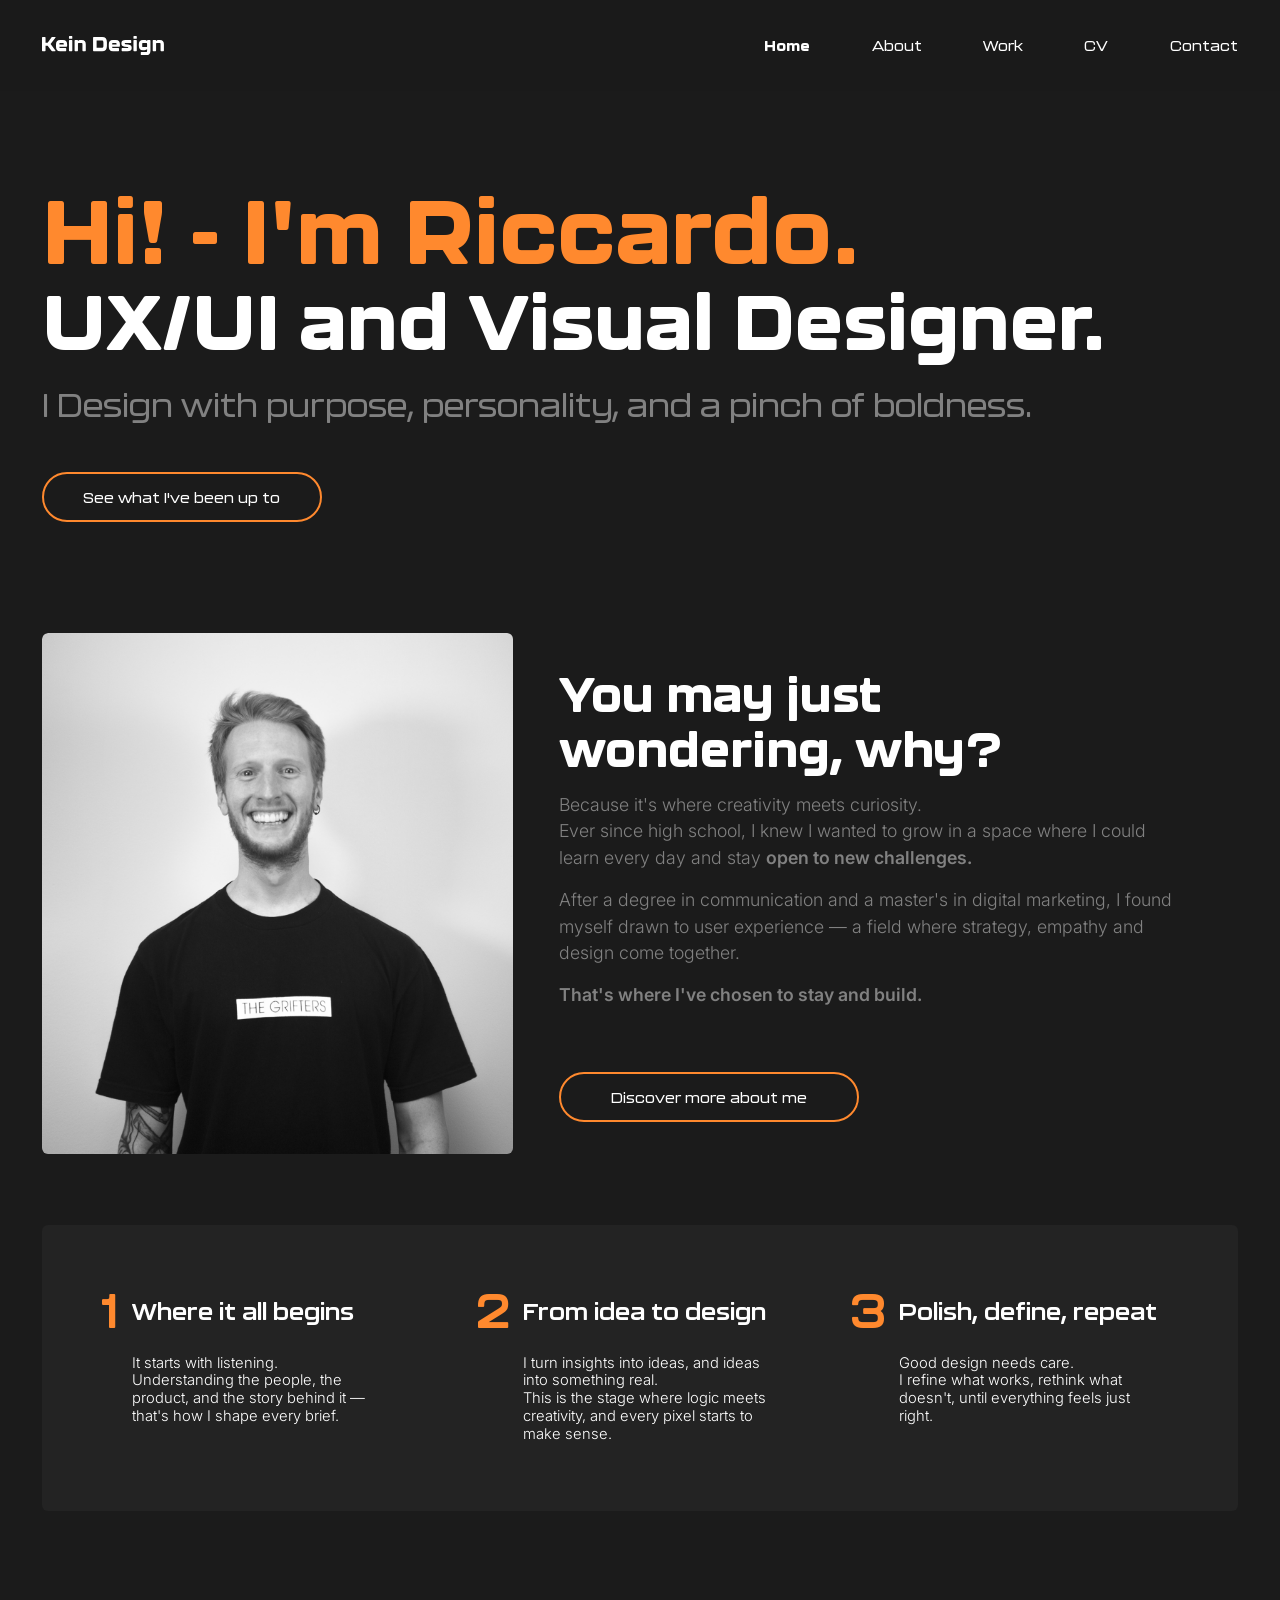
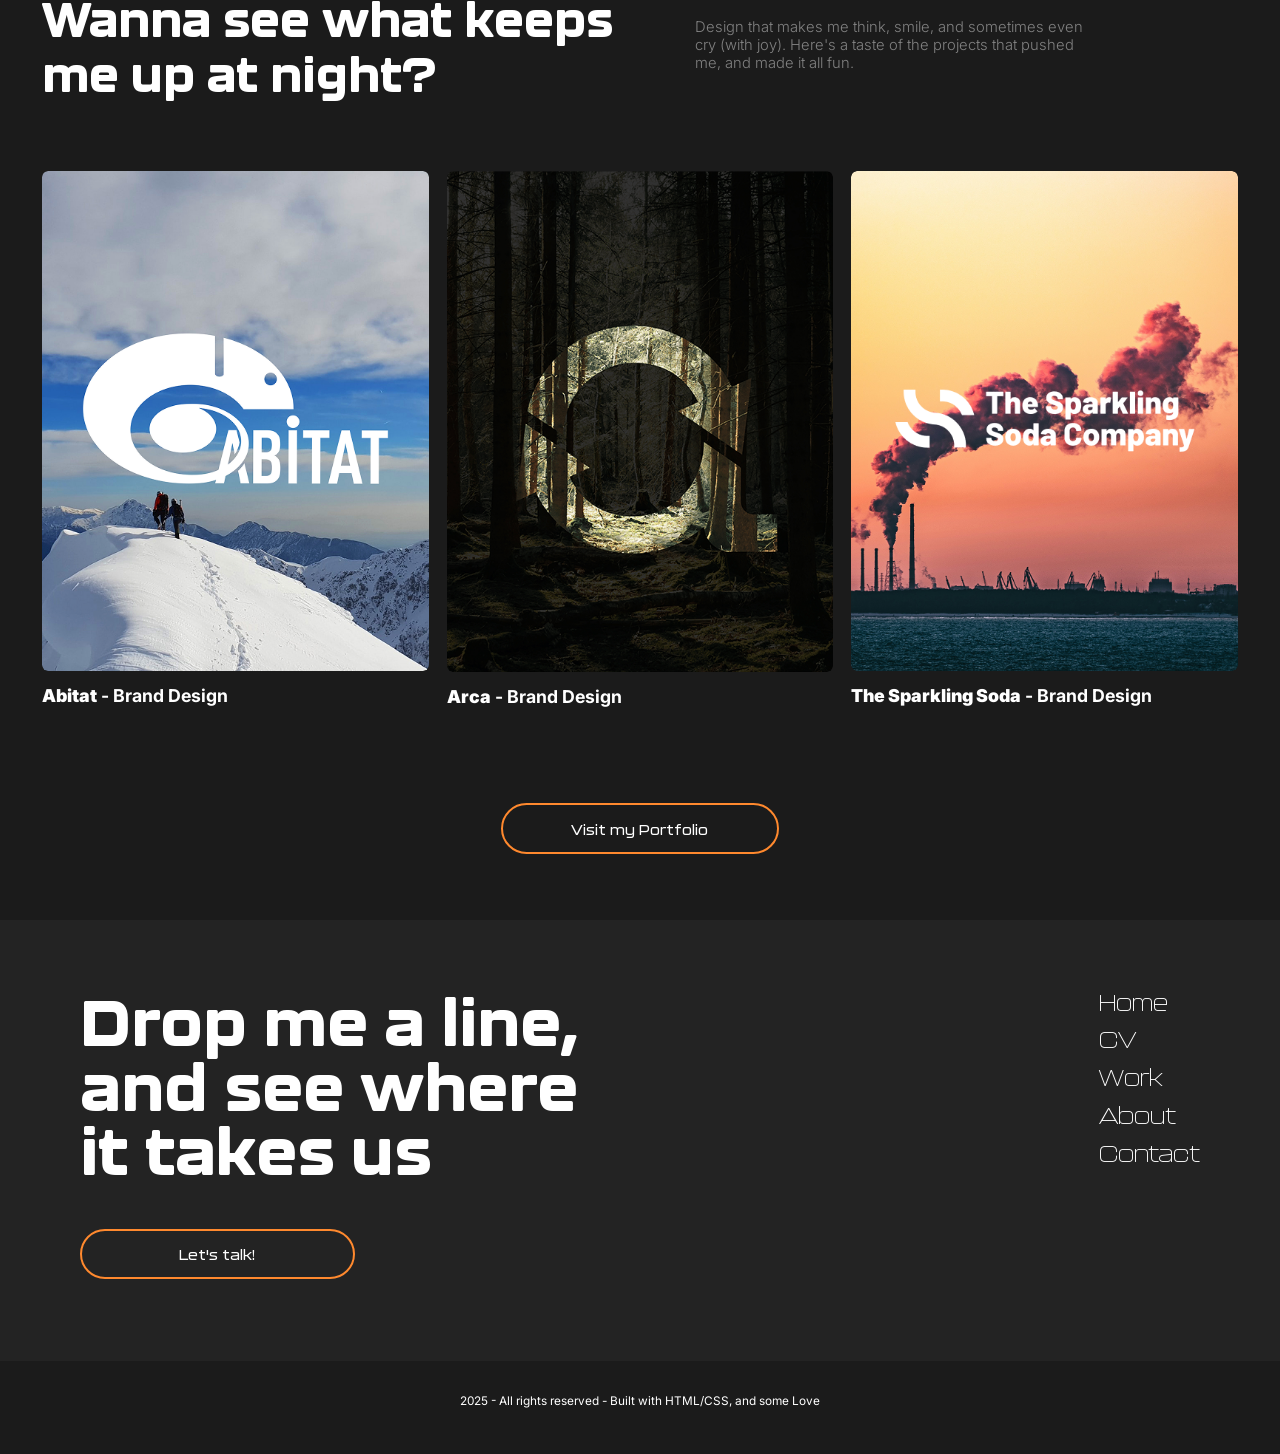
<file: index.html>
<!DOCTYPE html>
<html lang="en">

<head>
    <meta charset="UTF-8">
    <meta name="viewport" content="width=device-width, initial-scale=1.0">

    <!-- title -->
    <title>Kein Design</title>

    <!-- open graph -->
    <meta property="og:type" content="website">
    <meta property="og:url" content="https://keindesign.github.io/KeinDesign-Website/">
    <meta property="og:title" content="Kein Design">
    <meta property="og:description" content="Portfolio di design UX/UI. Scopri i progetti, il processo creativo e i lavori realizzati da Kein Design.">
    <meta property="og:image" content="https://keindesign.github.io/KeinDesign-Website/assets/img/og-image.jpg">
    <meta name="twitter:card" content="summary_large_image">
    <meta name="twitter:title" content="Kein Design">
    <meta name="twitter:description" content="Portfolio di design UX/UI. Scopri i progetti, il processo creativo e i lavori realizzati da Kein Design.">
    <meta name="twitter:image" content="https://keindesign.github.io/KeinDesign-Website/assets/img/og-image.jpg">

    <!-- favicon -->
    <link rel="icon" href="assets/img/favicon.png" />

    <!-- all css here -->
    <link rel="stylesheet" href="assets/css/bootstrap.min.css" />
    <link rel="stylesheet" href="assets/css/style.css" />
</head>

<body>

    <!-- Menu toggle -->
    <input type="checkbox" id="menu-toggle" class="menu-toggle-input">

    <!-- header section -->
    <header class="header_section">
        <div class="container">
            <nav class="navbar navbar-expand-lg">
                <a class="navbar-brand logo" href="index.html">
                    <img src="assets/img/logo.svg" alt="Kein Design logo">
                </a>

                <label for="menu-toggle" class="navbar-toggler">
                    <img src="assets/img/hamburger.svg" alt="Apri menu">
                </label>

                <div class="collapse navbar-collapse navbar_nav">
                    <ul class="navbar-nav ms-auto">
                        <li><a href="index.html" class="active">Home</a></li>
                        <li><a href="about.html">About</a></li>
                        <li><a href="archive.html">Work</a></li>
                        <li><a href="cv.html">CV</a></li>
                        <li><a href="contact.html">Contact</a></li>
                    </ul>
                </div>
            </nav>
        </div>
    </header>

    <!-- mobile menu -->
    <div class="mobile-menu d-lg-none">
        <div class="container">
            <div class="mobile-menu-header">
                <a href="index.html">
                    <img src="assets/img/logo.svg" alt="Kein Design logo">
                </a>
                <label for="menu-toggle" class="menu-close">
                    <img src="assets/img/menu.svg" alt="Chiudi menu">
                </label>
            </div>
            <div class="mobile-menu-body">
                <ul class="navbar-nav">
                    <li><a href="index.html" class="active">Home</a></li>
                    <li><a href="cv.html">CV</a></li>
                    <li><a href="archive.html">Work</a></li>
                    <li><a href="about.html">About</a></li>
                    <li><a href="contact.html">Contact</a></li>
                </ul>
            </div>
        </div>
    </div>


    <main class="overflow-hidden">

        <!-- hero section -->
        <section class="hero_section">
            <div class="container">
                <div class="hero_content">
                    <h1 class="title_xxl fade-up"><span>Hi! - I'm Riccardo.</span> <br>
                        UX/UI and Visual Designer.</h1>
                    <p class="text_xxl fade-up">I Design with purpose, personality, and a pinch of boldness.</p>
                    <div class="hero_button fade-up">
                        <a href="archive.html" class="button">See what I've been up to</a>
                    </div>
                </div>
            </div>
        </section>

        <!-- about section -->
        <section class="about_section">
            <div class="container">
                <div class="row align-items-center">
                    <div class="col-lg-5">
                        <div class="about_img">
                            <div class="zoom-out">
                                <img src="assets/img/about-img.png" alt="Ritratto di Riccardo">
                            </div>
                        </div>
                    </div>
                    <div class="col-lg-7">
                        <div class="about_content">
                            <h3 class="title_lg fade-up">You may just <br>
                                wondering, why?</h3>
                            <p class="text_md fade-up">Because it's where creativity meets curiosity. <br>
                                Ever since high school, I knew I wanted to
                                grow in a space where I could learn every day and stay <span>open to new
                                    challenges.</span></p>
                            <p class="text_md fade-up">After a degree in communication and a master's in
                                digital marketing, I
                                found myself drawn to user experience — a field where strategy, empathy and design come
                                together.</p>
                            <p class="text_md fade-up"><span>That's where I've chosen to stay and build.</span></p>
                            <div class="about_button fade-up">
                                <a href="about.html" class="button">Discover more about me</a>
                            </div>
                        </div>
                    </div>
                </div>

                <div class="about_item_box">
                    <div class="row">
                        <div class="col-lg-4">
                            <div class="about_item">
                                <div class="item_number">
                                    <h2 class="title_lg fade-up">1</h2>
                                </div>
                                <div class="item_body">
                                    <h3 class="title_sm fade-up">Where it all begins</h3>
                                    <p class="text_base fade-up">
                                        It starts with listening. Understanding the people, the product, and the story
                                        behind it — that's how I shape every brief.
                                    </p>
                                </div>
                            </div>
                        </div>

                        <div class="col-lg-4">
                            <div class="about_item">
                                <div class="item_number">
                                    <h2 class="title_lg fade-up">2</h2>
                                </div>
                                <div class="item_body">
                                    <h3 class="title_sm fade-up">From idea to design</h3>
                                    <p class="text_base fade-up">I turn insights into ideas, and ideas into
                                        something real. <br>
                                        This is the stage where logic meets creativity, and every pixel starts to make sense.
                                    </p>
                                </div>
                            </div>
                        </div>

                        <div class="col-lg-4">
                            <div class="about_item">
                                <div class="item_number">
                                    <h2 class="title_lg fade-up">3</h2>
                                </div>
                                <div class="item_body">
                                    <h3 class="title_sm fade-up">Polish, define, repeat</h3>
                                    <p class="text_base fade-up">Good design needs care. <br> I refine what
                                        works, rethink what doesn't, until everything feels just right.
                                    </p>
                                </div>
                            </div>
                        </div>
                    </div>
                </div>
            </div>
        </section>

        <!-- Design section -->
        <section class="desing_section">
            <div class="container">
                <div class="desing_title_box">
                    <h3 class="title_lg fade-up">Wanna see what keeps <br>
                        me up at night?</h3>
                    <p class="text_base fade-up">Design that makes me think, smile, and sometimes even cry
                        (with joy). Here's a taste of the projects that pushed me, and made it all fun.</p>
                </div>

                <div class="row">
                    <div class="col-lg-4 col-md-6 pb-md-5">
                        <div class="desing_card fade-up">
                            <div class="card_img">
                                <a href="singola-abitat.html">
                                    <img src="assets/img/abitat-desing-img.png" alt="Progetto Abitat - Brand Design">
                                </a>
                            </div>
                            <p class="text_md"><strong>Abitat</strong> - Brand Design</p>
                        </div>
                    </div>

                    <div class="col-lg-4 col-md-6 pb-md-5">
                        <div class="desing_card fade-up">
                            <div class="card_img">
                                <a href="singola-arca.html">
                                    <img src="assets/img/arca-design-img.png" alt="Progetto Arca - Brand Design">
                                </a>
                            </div>
                            <p class="text_md"><strong>Arca</strong> - Brand Design</p>
                        </div>
                    </div>

                    <div class="col-lg-4 col-md-6">
                        <div class="desing_card fade-up">
                            <div class="card_img">
                                <a href="singola-sparklingsoda.html">
                                    <img src="assets/img/sparklingsoda-design-img.png" alt="Progetto sparklingsoda - Brand Design">
                                </a>
                            </div>
                            <p class="text_md"><strong>The Sparkling Soda</strong> - Brand Design</p>
                        </div>
                    </div>
                </div>

                <div class="desing_button fade-up">
                    <a href="archive.html" class="button">Visit my Portfolio</a>
                </div>
            </div>
        </section>

    </main>


    <!-- footer section -->
    <footer class="footer_section">
        <div class="footer_top">
            <div class="container">
                <div class="footer_top_wrapper">
                    <div class="footer_content">
                        <h3 class="title_xl">Drop me a line,
                            and see where it takes us</h3>
                    <div class="footer_button">
                        <a href="contact.html" class="button">Let's talk!</a>
                    </div>
                    </div>

                    <ul class="footer_list">
                        <li><a href="index.html" class="active">Home</a></li>
                        <li><a href="cv.html">CV</a></li>
                        <li><a href="archive.html">Work</a></li>
                        <li><a href="about.html">About</a></li>
                        <li><a href="contact.html">Contact</a></li>
                    </ul>
                </div>
            </div>
        </div>

        <div class="footer_bottom">
            <div class="container">
                <div class="copyright">2025 - All rights reserved - Built with HTML/CSS, and some Love</div>
            </div>
        </div>
    </footer>


</body>

</html>
</file>
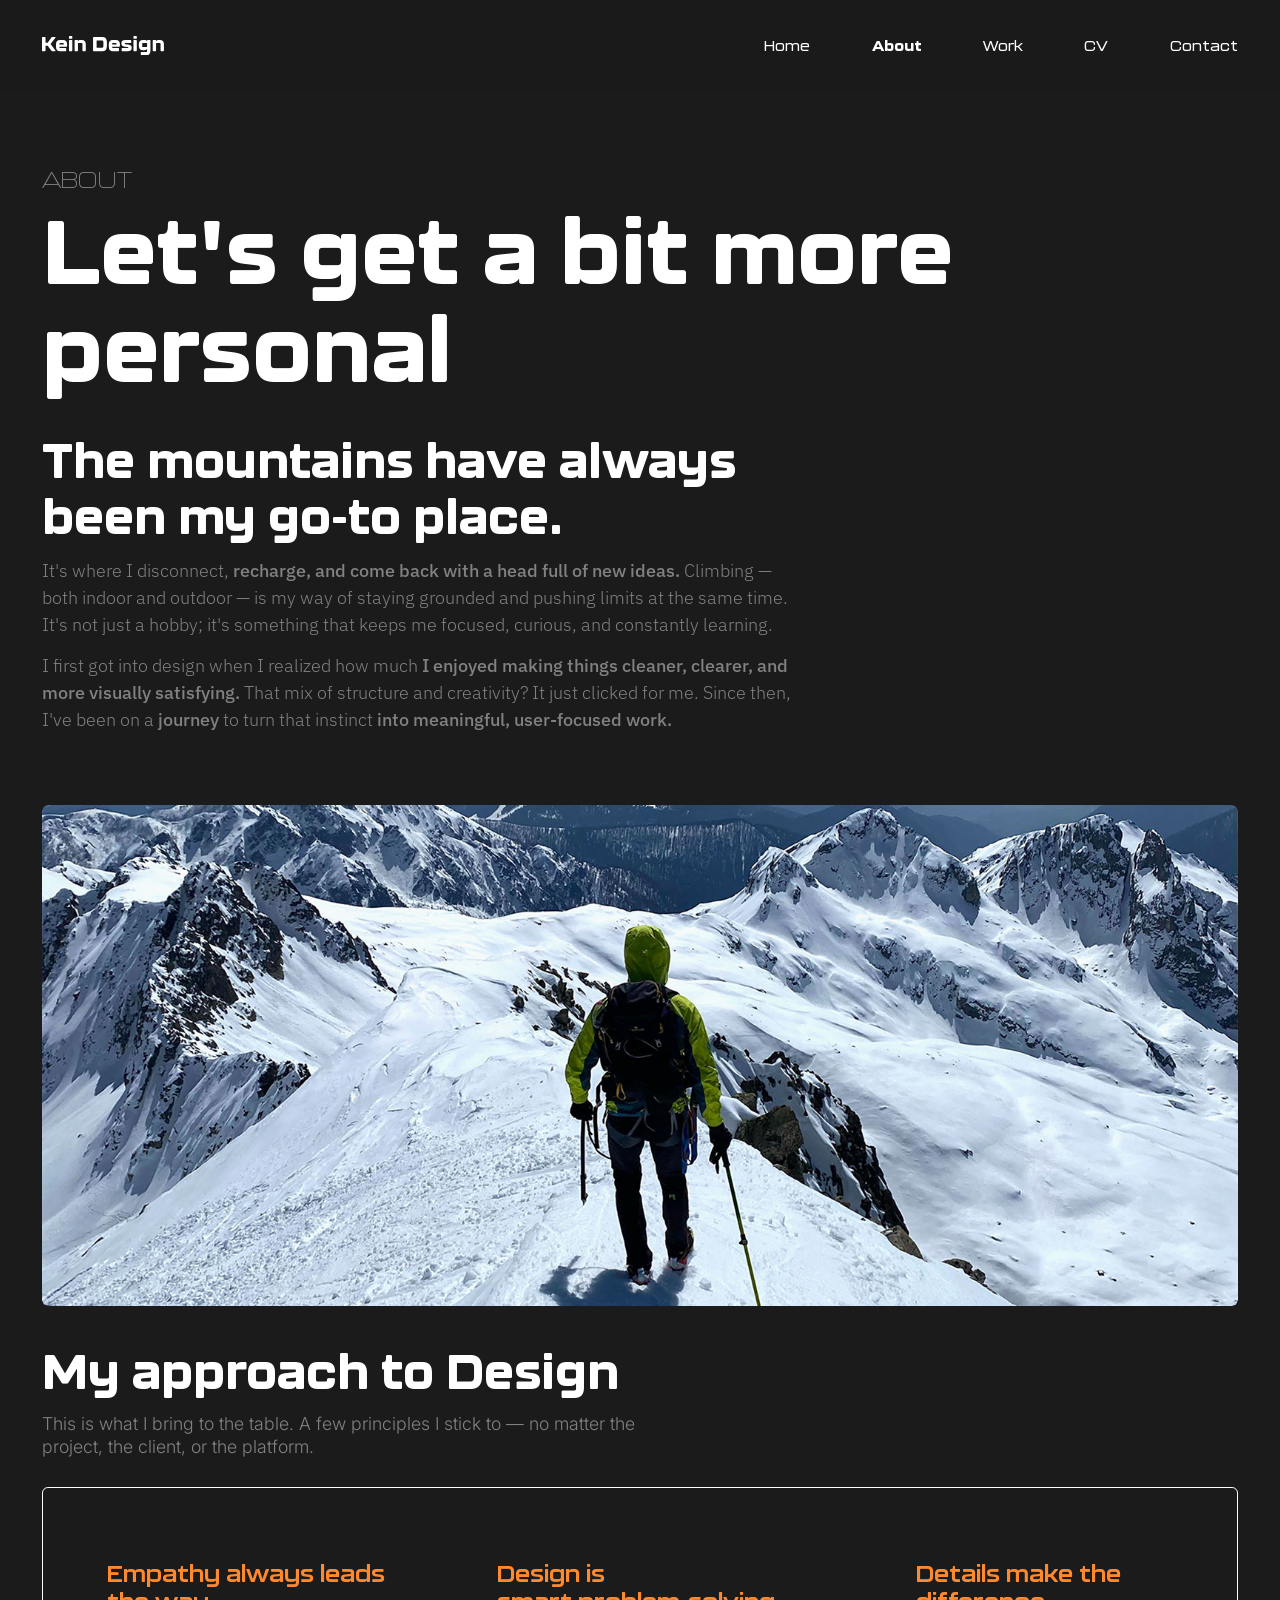
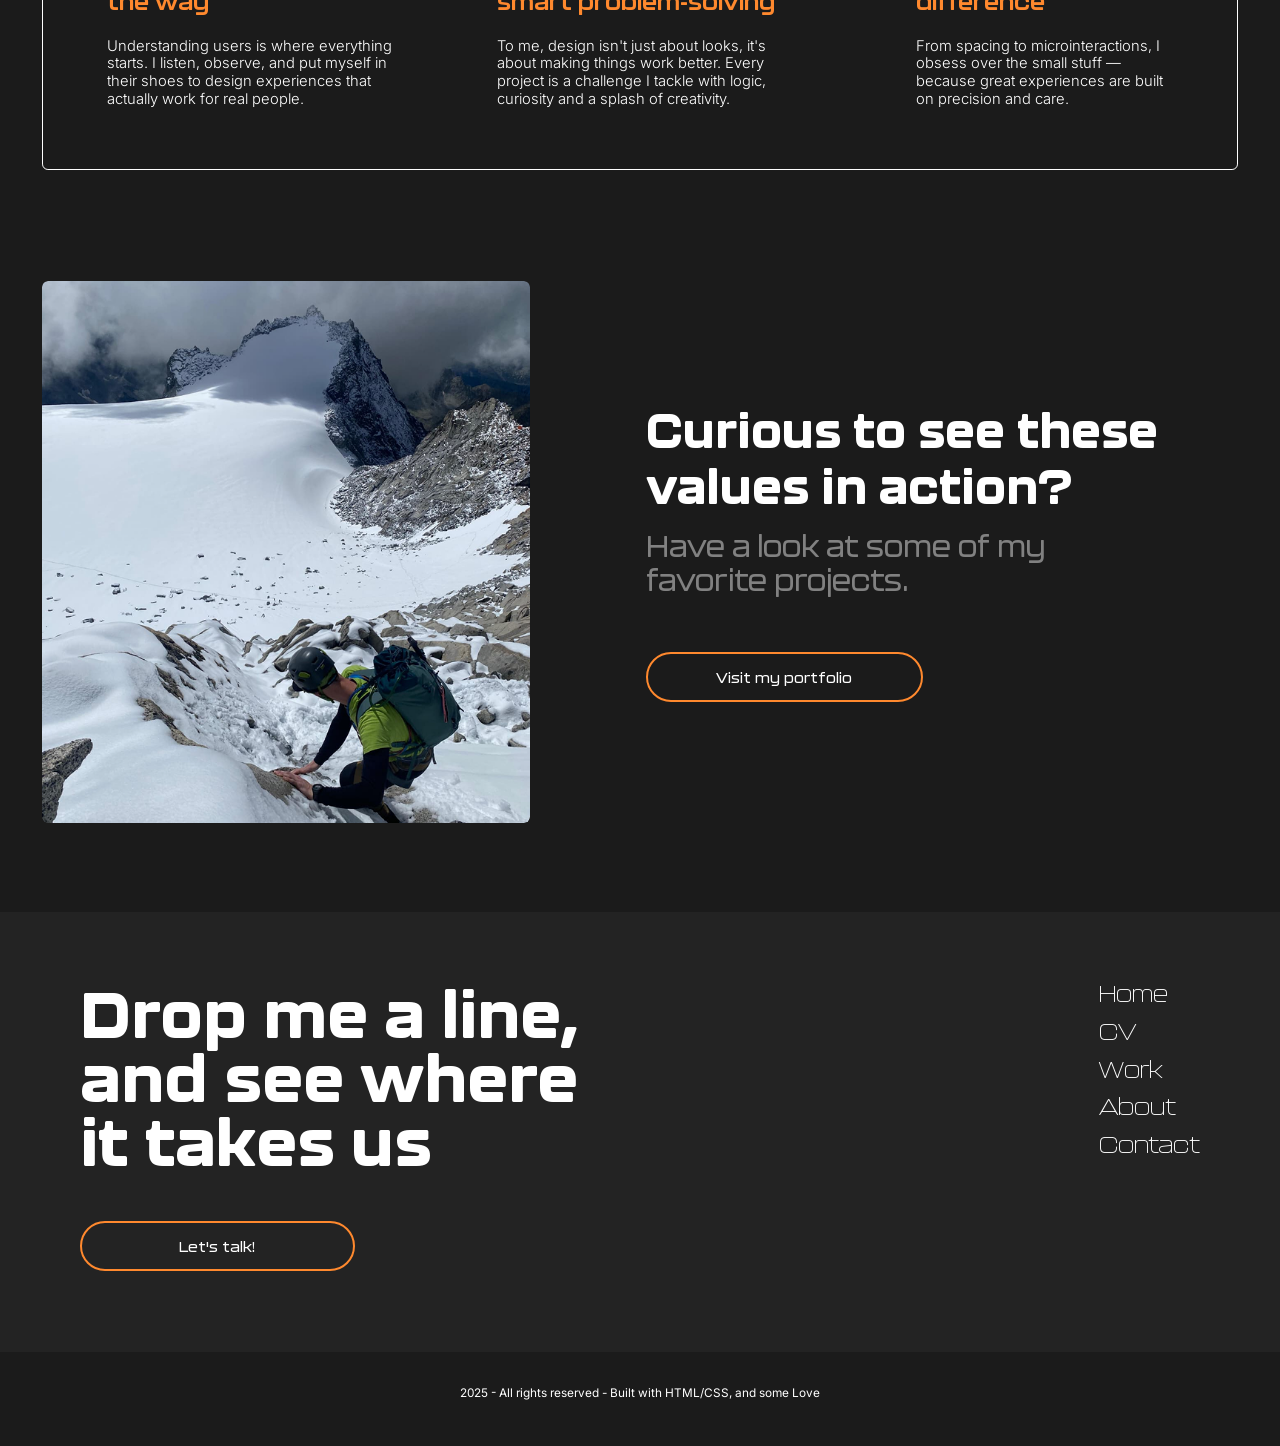
<file: about.html>
<!DOCTYPE html>
<html lang="en">

<head>
    <meta charset="UTF-8">
    <meta name="viewport" content="width=device-width, initial-scale=1.0">

    <!-- title -->
    <title>Kein Design - About</title>

    <!-- open graph -->
    <meta property="og:type" content="website">
    <meta property="og:url" content="https://keindesign.github.io/KeinDesign-Website/about.html">
    <meta property="og:title" content="Kein Design - About">
    <meta property="og:description" content="Scopri chi c'è dietro Kein Design: background, competenze e approccio al design UX/UI.">
    <meta property="og:image" content="https://keindesign.github.io/KeinDesign-Website/assets/img/og-image.jpg">
    <meta name="twitter:card" content="summary_large_image">
    <meta name="twitter:title" content="Kein Design - About">
    <meta name="twitter:description" content="Scopri chi c'è dietro Kein Design: background, competenze e approccio al design UX/UI.">
    <meta name="twitter:image" content="https://keindesign.github.io/KeinDesign-Website/assets/img/og-image.jpg">

    <!-- favicon -->
    <link rel="icon" href="assets/img/favicon.png" />

    <!-- all css here -->
    <link rel="stylesheet" href="assets/css/bootstrap.min.css" />
    <link rel="stylesheet" href="assets/css/style.css" />
</head>

<body>

    <!-- Menu toggle -->
    <input type="checkbox" id="menu-toggle" class="menu-toggle-input">

    <!-- header section -->
    <header class="header_section">
        <div class="container">
            <nav class="navbar navbar-expand-lg">
                <a class="navbar-brand logo" href="index.html">
                    <img src="assets/img/logo.svg" alt="Kein Design logo">
                </a>

                <label for="menu-toggle" class="navbar-toggler">
                    <img src="assets/img/hamburger.svg" alt="Apri menu">
                </label>

                <div class="collapse navbar-collapse navbar_nav">
                    <ul class="navbar-nav ms-auto">
                        <li><a href="index.html">Home</a></li>
                        <li><a href="about.html" class="active">About</a></li>
                        <li><a href="archive.html">Work</a></li>
                        <li><a href="cv.html">CV</a></li>
                        <li><a href="contact.html">Contact</a></li>
                    </ul>
                </div>
            </nav>
        </div>
    </header>

    <!-- mobile menu -->
    <div class="mobile-menu d-lg-none">
        <div class="container">
            <div class="mobile-menu-header">
                <a href="index.html">
                    <img src="assets/img/logo.svg" alt="Kein Design logo">
                </a>
                <label for="menu-toggle" class="menu-close">
                    <img src="assets/img/menu.svg" alt="Close menu">
                </label>
            </div>
            <div class="mobile-menu-body">
                <ul class="navbar-nav">
                    <li><a href="index.html">Home</a></li>
                    <li><a href="cv.html">CV</a></li>
                    <li><a href="archive.html">Work</a></li>
                    <li><a href="about.html" class="active">About</a></li>
                    <li><a href="contact.html">Contact</a></li>
                </ul>
            </div>
        </div>
    </div>


    <main class="overflow-hidden">

        <!-- hero section -->
        <section class="about_hero_section">
            <div class="container">
                <div class="about_hero_content">
                    <h3 class="title_sm fade-up">ABOUT</h3>
                    <h1 class="title_xxl fade-up">Let's get a bit more personal</h1>
                    <h2 class="title_lg fade-up">The mountains have always <br>
                        been my go-to place.</h2>
                    <p class="text_md fade-up">It's where I disconnect, <span class="medium">recharge, and
                            come back with a head full of new ideas.</span>
                        Climbing — both indoor and outdoor — is my way of staying grounded and pushing limits at the
                        same time. It's not just a hobby; it's something that keeps me focused, curious, and constantly
                        learning.</p>

                    <p class="text_md fade-up">I first got into design when I realized how much <span
                            class="medium">I enjoyed making things cleaner,
                            clearer, and more visually satisfying.</span> That mix of structure and creativity? It just
                        clicked for me. Since then, I've been on a <span class="medium">journey</span> to turn that instinct <span
                            class="medium">into meaningful, user-focused work.</span>
                    </p>
                </div>
            </div>
        </section>

        <!-- approach section -->
        <section class="approach_section">
            <div class="container">
                <div class="approach_img">
                    <img src="assets/img/approach-img.png" alt="Kein in the mountains" class="zoom-out">
                </div>

                <div class="approach_title_box">
                    <h3 class="title_lg fade-up">My approach to Design</h3>
                    <p class="text_md fade-up">This is what I bring to the table. A few principles I stick to
                        — no matter the project, the client, or the platform.</p>
                </div>

                <div class="approach_item_box">
                    <div class="row">
                        <div class="col-lg-4">
                            <div class="approach_item">
                                <h3 class="title_sm fade-up">Empathy always leads <br> the way</h3>
                                <p class="text_base fade-up">Understanding users is where everything starts.
                                    I listen, observe,
                                    and put myself in their shoes to design experiences that actually work for real
                                    people.</p>
                            </div>
                        </div>

                        <div class="col-lg-5 ps-lg-5">
                            <div class="approach_item padding">
                                <h3 class="title_sm fade-up">Design is <br> smart problem-solving</h3>
                                <p class="text_base fade-up">To me, design isn't just about looks, it's about
                                    making things work better. Every project is a challenge I tackle with logic, curiosity and a splash of
                                    creativity.</p>
                            </div>
                        </div>

                        <div class="col-lg-3">
                            <div class="approach_item">
                                <h3 class="title_sm fade-up">Details make the <br> difference</h3>
                                <p class="text_base fade-up">From spacing to microinteractions, I obsess over
                                    the small stuff —
                                    because great experiences are built on precision and care.</p>
                            </div>
                        </div>
                    </div>
                </div>
            </div>
        </section>

        <!-- value section -->
        <section class="value_section">
            <div class="container">
                <div class="row align-items-center">
                    <div class="col-lg-6">
                        <div class="value_img">
                            <img src="assets/img/value-img.png" alt="Mountains area" class="zoom-out">
                        </div>
                    </div>

                    <div class="col-lg-6">
                        <div class="value_content">
                            <h3 class="title_lg fade-up">Curious to see these values in action?</h3>
                            <p class="text_xxl fade-up">Have a look at some of my <br> favorite projects.</p>
                            <div class="value_button fade-up">
                                <a href="archive.html" class="button">Visit my portfolio</a>
                            </div>
                        </div>
                    </div>
                </div>
            </div>
        </section>

    </main>


    <!-- footer section -->
    <footer class="footer_section">
        <div class="footer_top">
            <div class="container">
                <div class="footer_top_wrapper">
                    <div class="footer_content">
                        <h3 class="title_xl">Drop me a line,
                            and see where it takes us</h3>
                    <div class="footer_button">
                        <a href="contact.html" class="button">Let's talk!</a>
                    </div>
                    </div>

                    <ul class="footer_list">
                        <li><a href="index.html">Home</a></li>
                        <li><a href="cv.html">CV</a></li>
                        <li><a href="archive.html">Work</a></li>
                        <li><a href="about.html" class="active">About</a></li>
                        <li><a href="contact.html">Contact</a></li>
                    </ul>
                </div>
            </div>
        </div>

        <div class="footer_bottom">
            <div class="container">
                <div class="copyright">2025 - All rights reserved - Built with HTML/CSS, and some Love</div>
            </div>
        </div>
    </footer>


</body>

</html>
</file>
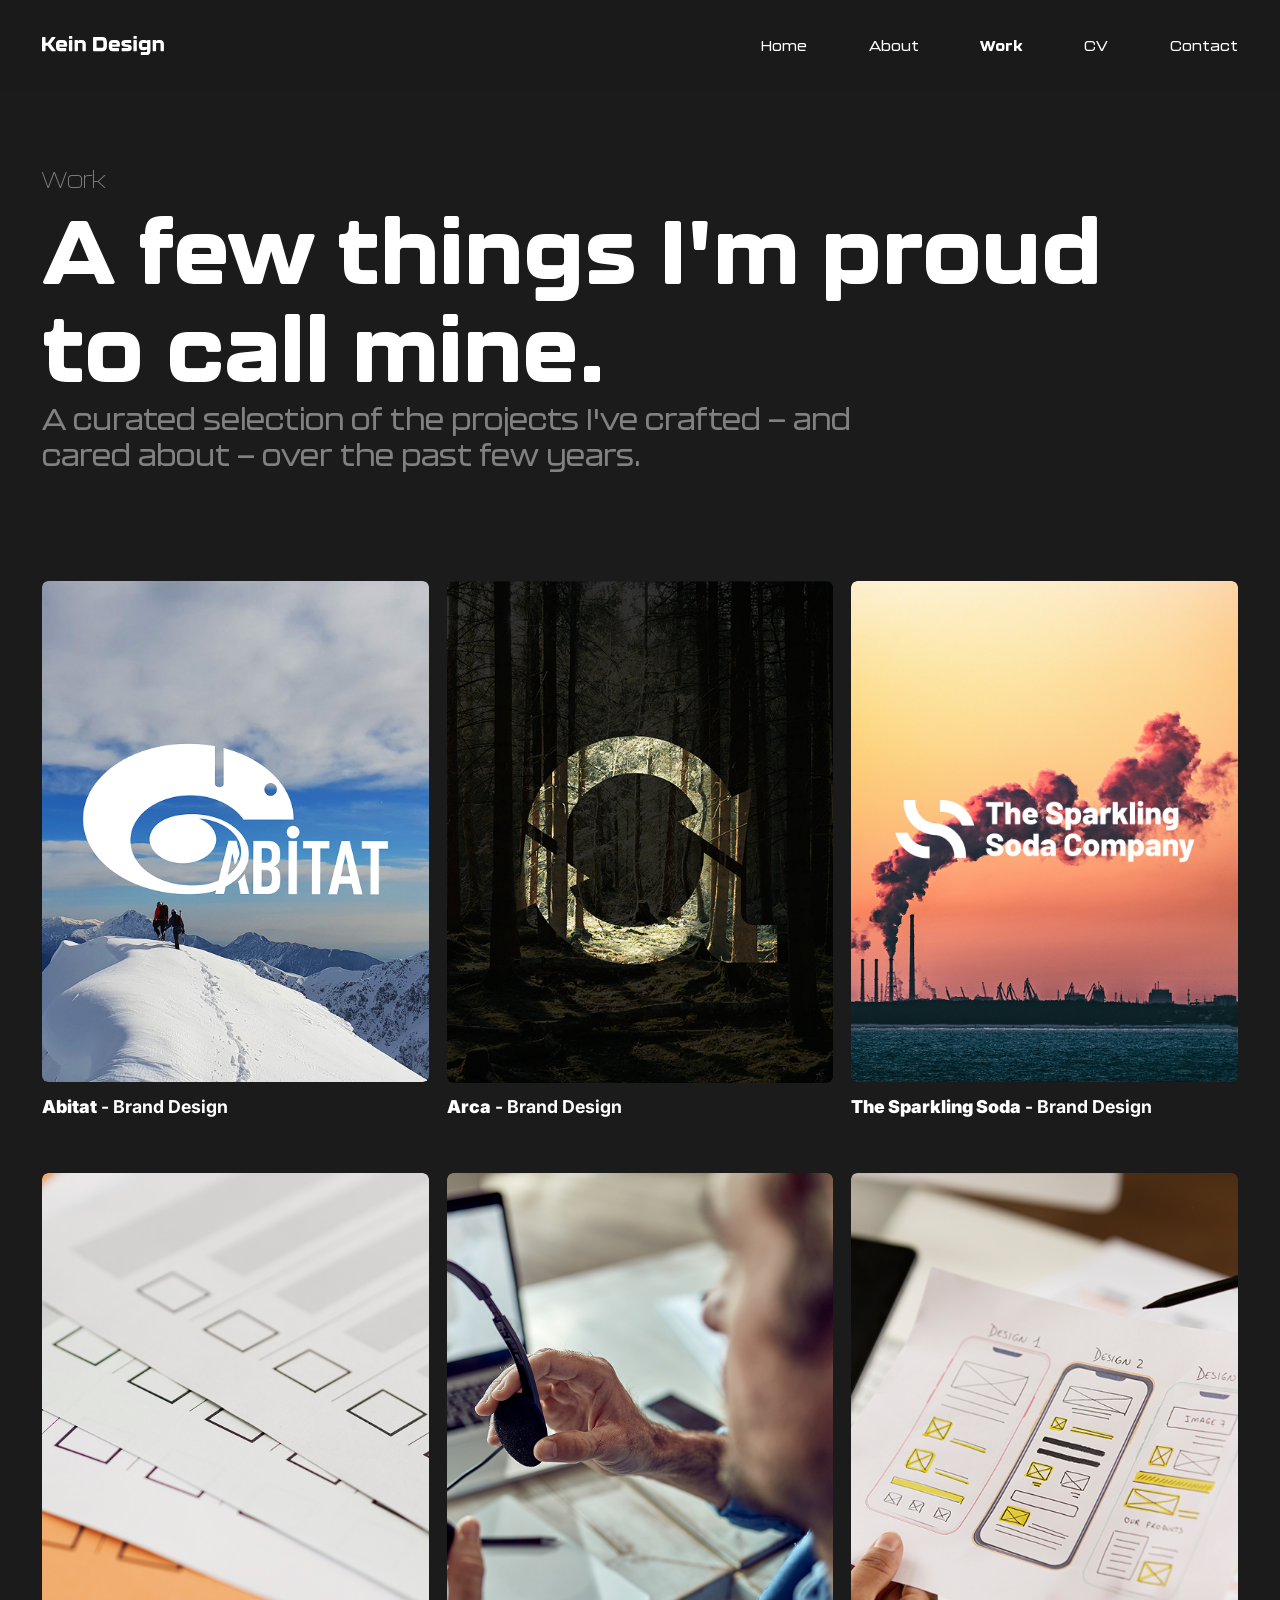
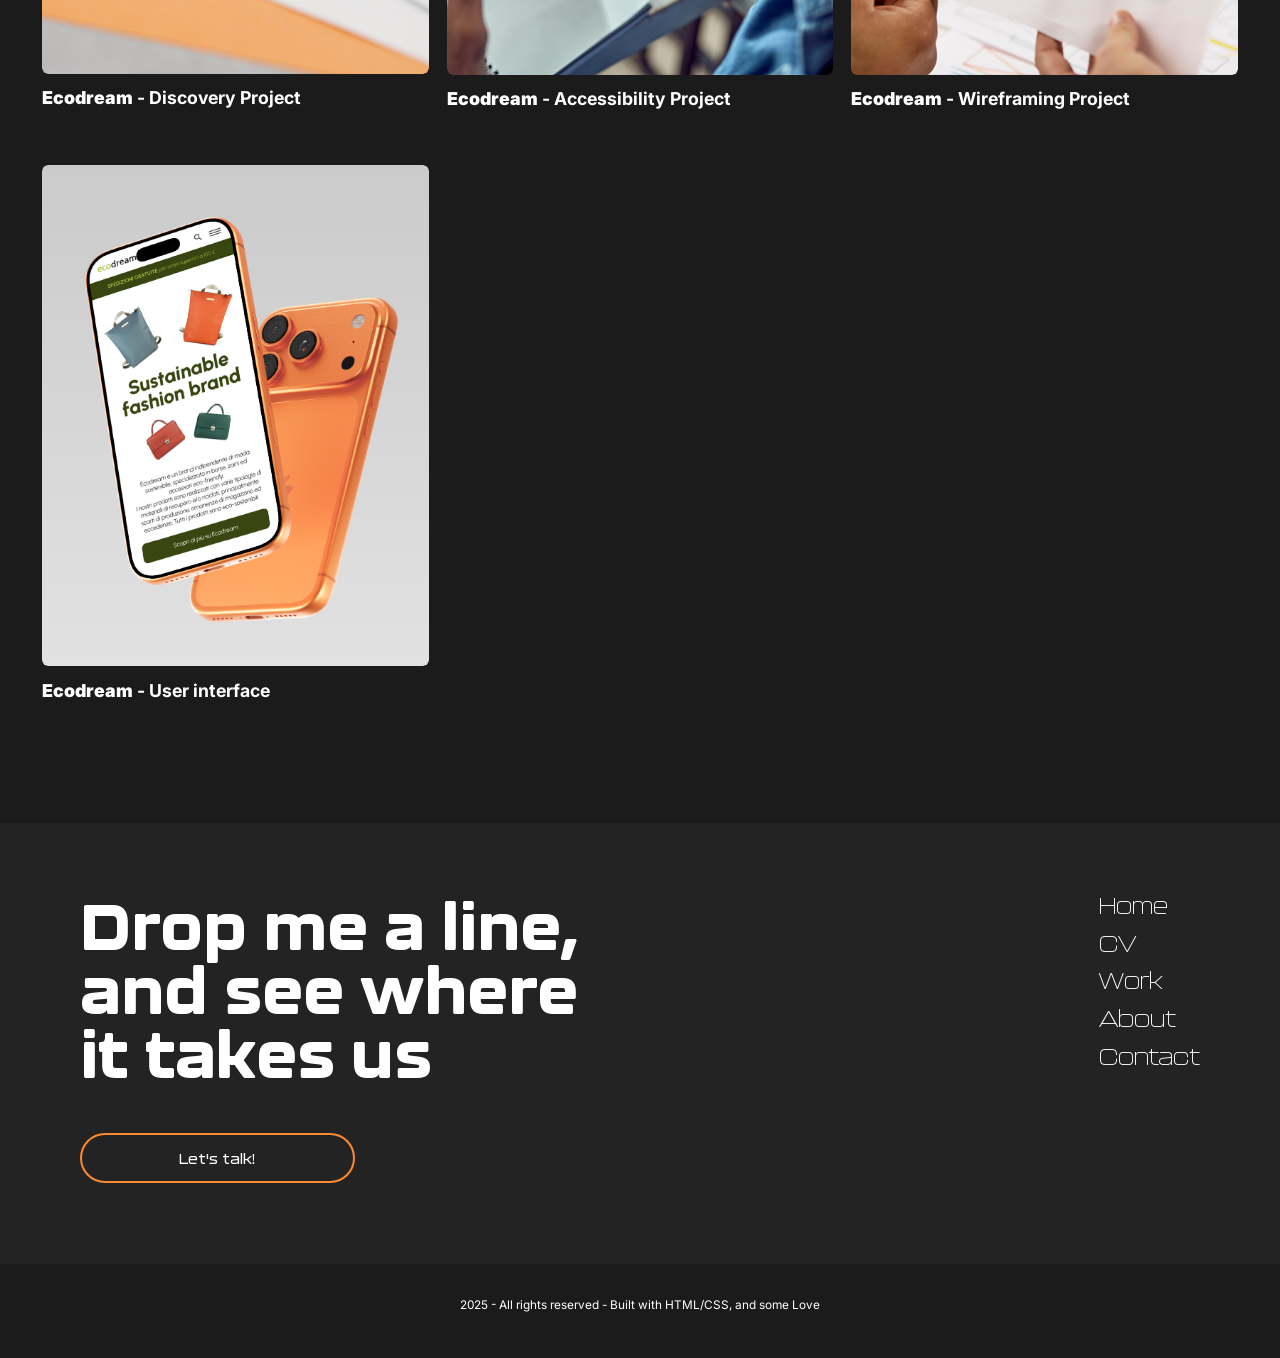
<file: archive.html>
<!DOCTYPE html>
<html lang="en">

<head>
    <meta charset="UTF-8">
    <meta name="viewport" content="width=device-width, initial-scale=1.0">

    <!-- title -->
    <title>Kein Design - Work</title>

    <!-- open graph -->
    <meta property="og:type" content="website">
    <meta property="og:url" content="https://keindesign.github.io/KeinDesign-Website/archive.html">
    <meta property="og:title" content="Kein Design - Work">
    <meta property="og:description" content="Esplora tutti i progetti di Kein Design: case study, ricerche UX e interfacce UI.">
    <meta property="og:image" content="https://keindesign.github.io/KeinDesign-Website/assets/img/og-image.jpg">
    <meta name="twitter:card" content="summary_large_image">
    <meta name="twitter:title" content="Kein Design - Work">
    <meta name="twitter:description" content="Esplora tutti i progetti di Kein Design: case study, ricerche UX e interfacce UI.">
    <meta name="twitter:image" content="https://keindesign.github.io/KeinDesign-Website/assets/img/og-image.jpg">

    <!-- favicon -->
    <link rel="icon" href="assets/img/favicon.png" />

    <!-- all css here -->
    <link rel="stylesheet" href="assets/css/bootstrap.min.css" />
    <link rel="stylesheet" href="assets/css/style.css" />
</head>

<body>

    <!-- Menu toggle -->
    <input type="checkbox" id="menu-toggle" class="menu-toggle-input">

    <!-- header section -->
    <header class="header_section">
        <div class="container">
            <nav class="navbar navbar-expand-lg">
                <a class="navbar-brand logo" href="index.html">
                    <img src="assets/img/logo.svg" alt="Kein Design logo">
                </a>

                <label for="menu-toggle" class="navbar-toggler">
                    <img src="assets/img/hamburger.svg" alt="Apri menu">
                </label>

                <div class="collapse navbar-collapse navbar_nav">
                    <ul class="navbar-nav ms-auto">
                        <li><a href="index.html">Home</a></li>
                        <li><a href="about.html">About</a></li>
                        <li><a href="archive.html" class="active">Work</a></li>
                        <li><a href="cv.html">CV</a></li>
                        <li><a href="contact.html">Contact</a></li>
                    </ul>
                </div>
            </nav>
        </div>
    </header>

    <!-- mobile menu -->
    <div class="mobile-menu d-lg-none">
        <div class="container">
            <div class="mobile-menu-header">
                <a href="index.html">
                    <img src="assets/img/logo.svg" alt="Kein Design logo">
                </a>
                <label for="menu-toggle" class="menu-close">
                    <img src="assets/img/menu.svg" alt="Chiudi menu">
                </label>
            </div>
            <div class="mobile-menu-body">
                <ul class="navbar-nav">
                    <li><a href="index.html">Home</a></li>
                    <li><a href="cv.html">CV</a></li>
                    <li><a href="archive.html" class="active">Work</a></li>
                    <li><a href="about.html">About</a></li>
                    <li><a href="contact.html">Contact</a></li>
                </ul>
            </div>
        </div>
    </div>


    <main class="overflow-hidden">

        <!-- hero section -->
        <section class="about_hero_section archive_hero_section">
            <div class="container">
                <div class="about_hero_content archive_hero_content">
                    <h3 class="title_sm fade-up">Work</h3>
                    <h1 class="title_xxl fade-up">A few things I'm proud <br> to call mine.</h1>
                    <p class="text_xxl fade-up">A curated selection of the projects I've crafted — and cared
                        about — over the past few years.</p>
                </div>
            </div>
        </section>

        <!-- Design section -->
        <section class="desing_section brand_desing_section">
            <div class="container">
                <div class="row">
                    <!-- Card abitaat-->                 
                    <div class="col-lg-4 col-md-6 pb-md-5">
                        <div class="desing_card fade-up">
                            <div class="card_img">
                                <a href="singola-abitat.html">
                                    <img src="assets/img/abitat-desing-img.png" alt="Progetto Abitat - Brand Design">
                                </a>
                            </div>
                            <p class="text_md"><strong>Abitat</strong> - Brand Design</p>
                        </div>
                    </div>

                    <!-- Card arca-->
                    <div class="col-lg-4 col-md-6 pb-md-5">
                        <div class="desing_card fade-up">
                            <div class="card_img">
                                <a href="singola-arca.html">
                                    <img src="assets/img/arca-design-img.png" alt="Progetto Arca - Brand Design">
                                </a>
                            </div>
                            <p class="text_md"><strong>Arca</strong> - Brand Design</p>
                        </div>
                    </div>

                    <!-- Card sparkling soda-->
                    <div class="col-lg-4 col-md-6 pb-md-5">
                        <div class="desing_card fade-up">
                            <div class="card_img">
                                <a href="singola-sparklingsoda.html">
                                    <img src="assets/img/sparklingsoda-design-img.png" alt="Progetto The Sparkling Soda - Brand Design">
                                </a>
                            </div>
                            <p class="text_md"><strong>The Sparkling Soda</strong> - Brand Design</p>
                        </div>
                    </div>

                    <!-- Card discovery-->
                    <div class="col-lg-4 col-md-6 pb-md-5">
                        <div class="desing_card fade-up">
                            <div class="card_img">
                                <a href="singola-discovery.html">
                                    <img src="assets/img/discovery-design-img.png" alt="Progetto Discovery - UX Research">
                                </a>
                            </div>
                            <p class="text_md"><strong>Ecodream</strong> - Discovery Project</p>
                        </div>
                    </div>

                    <!-- Card accessibilità-->
                    <div class="col-lg-4 col-md-6 pb-md-5">
                        <div class="desing_card fade-up">
                            <div class="card_img">
                                <a href="singola-accessibility.html">
                                    <img src="assets/img/accessibility-design-img.png" alt="Progetto accessibilità - UX Design">
                                </a>
                            </div>
                            <p class="text_md"><strong>Ecodream</strong> - Accessibility Project</p>
                        </div>
                    </div>

                    <!-- Card wireframing-->
                    <div class="col-lg-4 col-md-6 pb-md-5">
                        <div class="desing_card fade-up">
                            <div class="card_img">
                                <a href="singola-wireframing.html">
                                    <img src="assets/img/wireframing-design-img.png" alt="Progetto wireframing - UX Design">
                                </a>
                            </div>
                            <p class="text_md"><strong>Ecodream</strong> - Wireframing Project</p>
                        </div>
                    </div>

                    <!-- Card user interface-->
                    <div class="col-lg-4 col-md-6 pb-md-5">
                        <div class="desing_card fade-up">
                            <div class="card_img">
                                <a href="singola-user-interface.html">
                                    <img src="assets/img/user-interface-design-img.jpg" alt="Progetto User Interface - UX Design">
                                </a>
                            </div>
                            <p class="text_md"><strong>Ecodream</strong> - User interface</p>
                        </div>
                    </div>
                </div>
            </div>
        </section>

    </main>


    <!-- footer section -->
    <footer class="footer_section">
        <div class="footer_top">
            <div class="container">
                <div class="footer_top_wrapper">
                    <div class="footer_content">
                        <h3 class="title_xl">Drop me a line,
                            and see where it takes us</h3>
                    <div class="footer_button">
                        <a href="contact.html" class="button">Let's talk!</a>
                    </div>
                    </div>

                    <ul class="footer_list">
                        <li><a href="index.html">Home</a></li>
                        <li><a href="cv.html">CV</a></li>
                        <li><a href="archive.html" class="active">Work</a></li>
                        <li><a href="about.html">About</a></li>
                        <li><a href="contact.html">Contact</a></li>
                    </ul>
                </div>
            </div>
        </div>

        <div class="footer_bottom">
            <div class="container">
                <div class="copyright">2025 - All rights reserved - Built with HTML/CSS, and some Love</div>
            </div>
        </div>
    </footer>


</body>

</html>
</file>
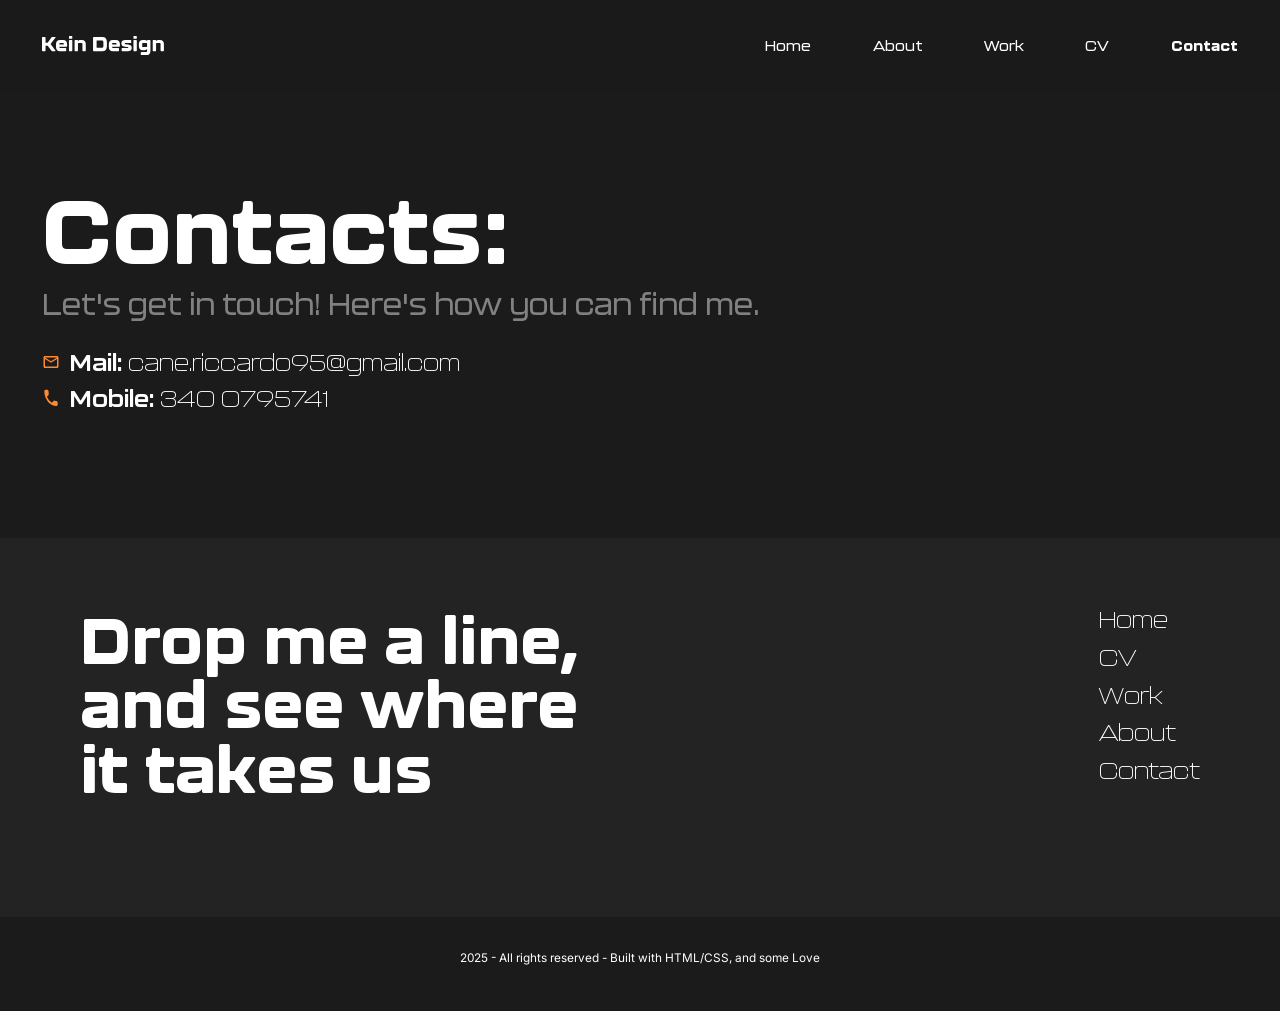
<file: contact.html>
<!DOCTYPE html>
<html lang="en">

<head>
    <meta charset="UTF-8">
    <meta name="viewport" content="width=device-width, initial-scale=1.0">

    <!-- title -->
    <title>Kein Design - Contact</title>

    <!-- open graph -->
    <meta property="og:type" content="website">
    <meta property="og:url" content="https://keindesign.github.io/KeinDesign-Website/contact.html">
    <meta property="og:title" content="Kein Design - Contact">
    <meta property="og:description" content="Contatta Kein Design per collaborazioni, progetti freelance o semplicemente per un saluto.">
    <meta property="og:image" content="https://keindesign.github.io/KeinDesign-Website/assets/img/og-image.jpg">
    <meta name="twitter:card" content="summary_large_image">
    <meta name="twitter:title" content="Kein Design - Contact">
    <meta name="twitter:description" content="Contatta Kein Design per collaborazioni, progetti freelance o semplicemente per un saluto.">
    <meta name="twitter:image" content="https://keindesign.github.io/KeinDesign-Website/assets/img/og-image.jpg">

    <!-- favicon -->
    <link rel="icon" href="assets/img/favicon.png" />

    <!-- all css here -->
    <link rel="stylesheet" href="assets/css/bootstrap.min.css" />
    <link rel="stylesheet" href="assets/css/style.css" />
</head>

<body>

    <!-- Menu toggle -->
    <input type="checkbox" id="menu-toggle" class="menu-toggle-input">

    <!-- header section -->
    <header class="header_section">
        <div class="container">
            <nav class="navbar navbar-expand-lg">
                <a class="navbar-brand logo" href="index.html">
                    <img src="assets/img/logo.svg" alt="Kein Design logo">
                </a>

                <label for="menu-toggle" class="navbar-toggler">
                    <img src="assets/img/hamburger.svg" alt="Apri menu">
                </label>

                <div class="collapse navbar-collapse navbar_nav">
                    <ul class="navbar-nav ms-auto">
                        <li><a href="index.html">Home</a></li>
                        <li><a href="about.html">About</a></li>
                        <li><a href="archive.html">Work</a></li>
                        <li><a href="cv.html">CV</a></li>
                        <li><a href="contact.html" class="active">Contact</a></li>
                    </ul>
                </div>
            </nav>
        </div>
    </header>

    <!-- mobile menu -->
    <div class="mobile-menu d-lg-none">
        <div class="container">
            <div class="mobile-menu-header">
                <a href="index.html">
                    <img src="assets/img/logo.svg" alt="Kein Design logo">
                </a>
                <label for="menu-toggle" class="menu-close">
                    <img src="assets/img/menu.svg" alt="Chiudi menu">
                </label>
            </div>
            <div class="mobile-menu-body">
                <ul class="navbar-nav">
                    <li><a href="index.html">Home</a></li>
                    <li><a href="cv.html">CV</a></li>
                    <li><a href="archive.html">Work</a></li>
                    <li><a href="about.html">About</a></li>
                    <li><a href="contact.html" class="active">Contact</a></li>
                </ul>
            </div>
        </div>
    </div>


    <main class="overflow-hidden">

        <!-- contact section -->
        <section class="contact_section">
            <div class="container">
                <div class="contact_title">
                    <h1 class="title_xxl fade-up">Contacts:</h1>
                    <p class="text_xxl fade-up">Let's get in touch! Here's how you can find me.</p>
                </div>

                <div class="contact_info">
                    <p class="title_sm p_bottom fade-up">
                        <img src="assets/img/mail.svg" alt="Icona email">
                        <span class="ps-sm-2">Mail:</span>
                        <a href="mailto:cane.riccardo95@gmail.com">cane.riccardo95@gmail.com</a>
                    </p>
                    <p class="title_sm fade-up">
                        <img src="assets/img/call.svg" alt="Icona telefono">
                        <span class="ps-sm-2">Mobile:</span>
                        <a href="tel:+393400795741">340 0795741</a>
                    </p>
                </div>
            </div>
        </section>

    </main>


    <!-- footer section -->
    <footer class="footer_section">
        <div class="footer_top">
            <div class="container">
                <div class="footer_top_wrapper">
                    <div class="footer_content">
                        <h3 class="title_xl">Drop me a line,
                            and see where it takes us</h3>
                    </div>

                    <ul class="footer_list">
                        <li><a href="index.html">Home</a></li>
                        <li><a href="cv.html">CV</a></li>
                        <li><a href="archive.html">Work</a></li>
                        <li><a href="about.html">About</a></li>
                        <li><a href="contact.html" class="active">Contact</a></li>
                    </ul>
                </div>
            </div>
        </div>

        <div class="footer_bottom">
            <div class="container">
                <div class="copyright">2025 - All rights reserved - Built with HTML/CSS, and some Love</div>
            </div>
        </div>
    </footer>


</body>

</html>
</file>
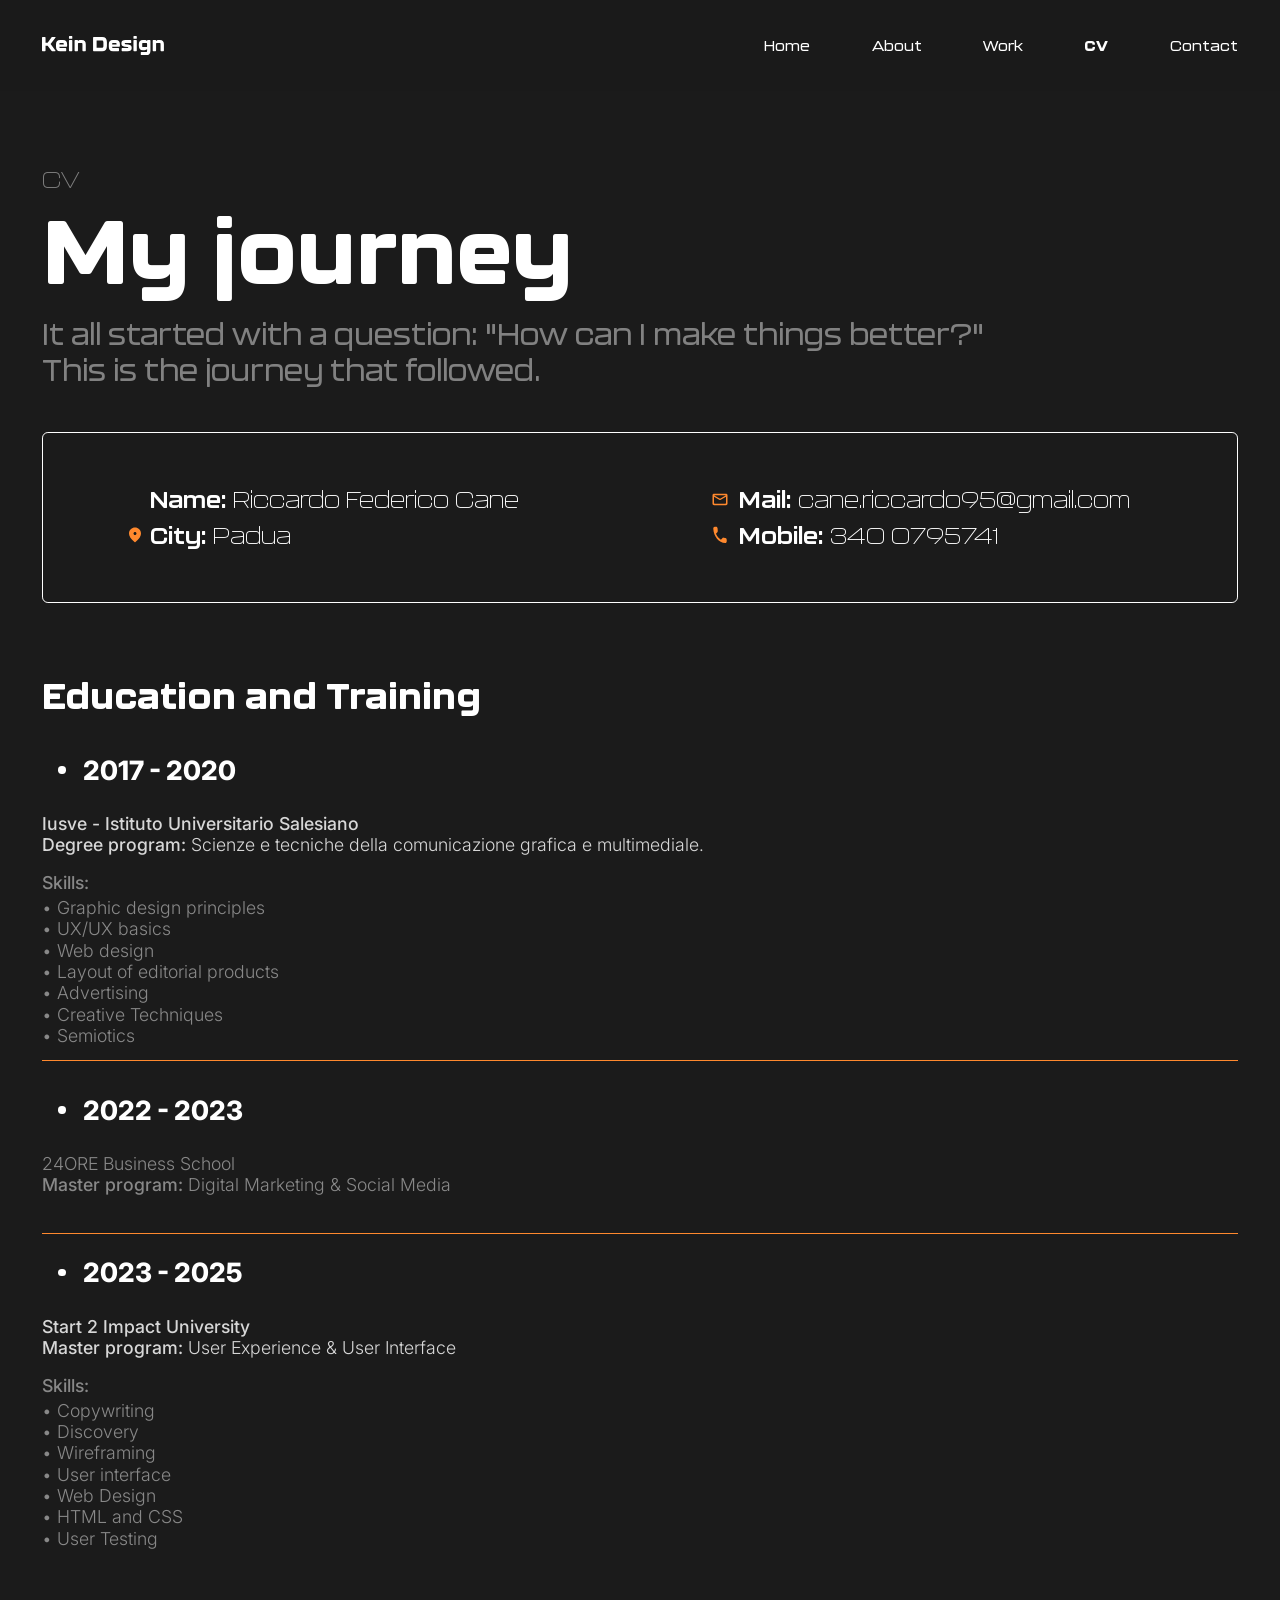
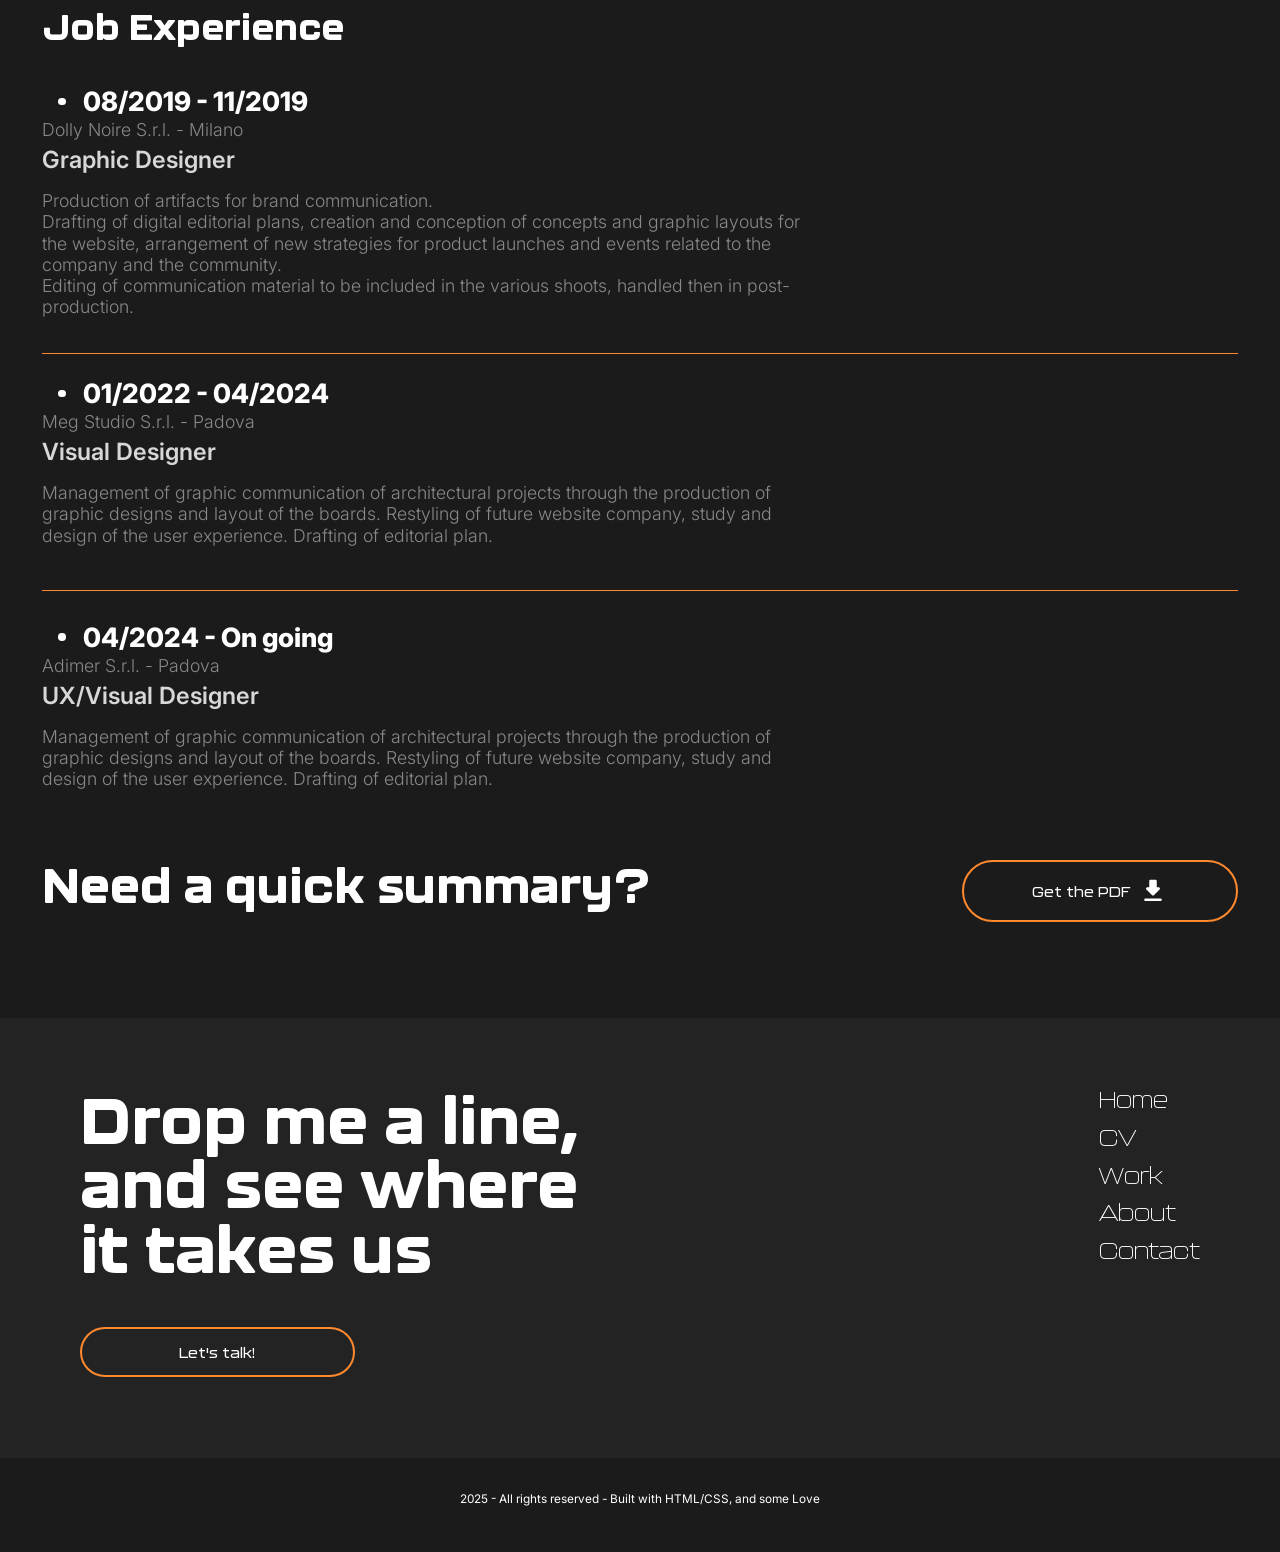
<file: cv.html>
<!DOCTYPE html>
<html lang="en">

<head>
    <meta charset="UTF-8">
    <meta name="viewport" content="width=device-width, initial-scale=1.0">

    <!-- title -->
    <title>Kein Design - CV</title>

    <!-- open graph -->
    <meta property="og:type" content="website">
    <meta property="og:url" content="https://keindesign.github.io/KeinDesign-Website/cv.html">
    <meta property="og:title" content="Kein Design - CV">
    <meta property="og:description" content="Il curriculum vitae di Kein Design: esperienze professionali, competenze e formazione nel campo del design.">
    <meta property="og:image" content="https://keindesign.github.io/KeinDesign-Website/assets/img/og-image.jpg">
    <meta name="twitter:card" content="summary_large_image">
    <meta name="twitter:title" content="Kein Design - CV">
    <meta name="twitter:description" content="Il curriculum vitae di Kein Design: esperienze professionali, competenze e formazione nel campo del design.">
    <meta name="twitter:image" content="https://keindesign.github.io/KeinDesign-Website/assets/img/og-image.jpg">

    <!-- favicon -->
    <link rel="icon" href="assets/img/favicon.png" />

    <!-- all css here -->
    <link rel="stylesheet" href="assets/css/bootstrap.min.css" />
    <link rel="stylesheet" href="assets/css/style.css" />
</head>

<body>

    <!-- Menu toggle -->
    <input type="checkbox" id="menu-toggle" class="menu-toggle-input">

    <!-- header section -->
    <header class="header_section">
        <div class="container">
            <nav class="navbar navbar-expand-lg">
                <a class="navbar-brand logo" href="index.html">
                    <img src="assets/img/logo.svg" alt="Kein Design logo">
                </a>

                <label for="menu-toggle" class="navbar-toggler">
                    <img src="assets/img/hamburger.svg" alt="Apri menu">
                </label>

                <div class="collapse navbar-collapse navbar_nav">
                    <ul class="navbar-nav ms-auto">
                        <li><a href="index.html">Home</a></li>
                        <li><a href="about.html">About</a></li>
                        <li><a href="archive.html">Work</a></li>
                        <li><a href="cv.html" class="active">CV</a></li>
                        <li><a href="contact.html">Contact</a></li>
                    </ul>
                </div>
            </nav>
        </div>
    </header>

    <!-- mobile menu -->
    <div class="mobile-menu d-lg-none">
        <div class="container">
            <div class="mobile-menu-header">
                <a href="index.html">
                    <img src="assets/img/logo.svg" alt="Kein Design logo">
                </a>
                <label for="menu-toggle" class="menu-close">
                    <img src="assets/img/menu.svg" alt="Chiudi menu">
                </label>
            </div>
            <div class="mobile-menu-body">
                <ul class="navbar-nav">
                    <li><a href="index.html">Home</a></li>
                    <li><a href="cv.html" class="active">CV</a></li>
                    <li><a href="archive.html">Work</a></li>
                    <li><a href="about.html">About</a></li>
                    <li><a href="contact.html">Contact</a></li>
                </ul>
            </div>
        </div>
    </div>


    <main class="overflow-hidden">

        <!-- hero section -->
        <section class="about_hero_section archive_hero_section cv_hero_section">
            <div class="container">
                <div class="about_hero_content archive_hero_content">
                    <h3 class="title_sm fade-up">CV</h3>
                    <h1 class="title_xxl fade-up">My journey</h1>
                    <p class="text_xxl fade-up">It all started with a question: "How can I make things
                        better?" This is the journey that followed.</p>
                </div>

                <div class="parsonal_info fade-up">
                    <div class="info_left">
                        <p class="title_sm"><span>Name:</span> Riccardo Federico Cane</p>
                        <p class="title_sm location">
                            <img src="assets/img/location.svg" alt="Icona posizione">
                            <span>City:</span> Padua
                        </p>
                    </div>

                    <div class="info_right">
                        <p class="title_sm">
                            <img src="assets/img/mail.svg" alt="Icona email">
                            <span class="ps-sm-2">Mail:</span>
                            <a href="mailto:cane.riccardo95@gmail.com">cane.riccardo95@gmail.com</a>
                        </p>
                        <p class="title_sm">
                            <img src="assets/img/call.svg" alt="Icona telefono">
                            <span class="ps-sm-2">Mobile:</span>
                            <a href="tel:+393400795741">340 0795741</a>
                        </p>
                    </div>
                </div>
            </div>
        </section>

        <!-- About Me section -->
        <section class="about_me_section">
            <div class="container">
                <div class="about_education">
                    <h3 class="title_md enter_title fade-up">Education and Training</h3>
                    <div class="education p_bottom fade-up">
                        <h4 class="years">2017 - 2020</h4>
                        <p class="text_md degree"><span>Iusve - Istituto Universitario Salesiano <br>
                                Degree program:</span> Scienze e tecniche della comunicazione grafica e
                            multimediale.
                        </p>

                        <div class="skills">
                            <h4 class="text_md">Skills:</h4>
                            <ul>
                                <li class="text_md">• Graphic design principles</li>
                                <li class="text_md">• UX/UX basics</li>
                                <li class="text_md">• Web design</li>
                                <li class="text_md">• Layout of editorial products</li>
                                <li class="text_md">• Advertising</li>
                                <li class="text_md">• Creative Techniques</li>
                                <li class="text_md">• Semiotics</li>
                            </ul>
                        </div>
                    </div>

                    <div class="school_education fade-up">
                        <h4 class="years">2022 - 2023</h4>
                        <p class="text_md degree">
                            24ORE Business School <br>
                            <span>Master program:</span> Digital Marketing &amp; Social Media
                        </p>
                    </div>

                    <div class="education p_top fade-up">
                        <h4 class="years">2023 - 2025</h4>
                        <p class="text_md degree"><span>Start 2 Impact University <br>
                                Master program:</span> User Experience &amp; User Interface</p>

                        <div class="skills">
                            <h4 class="text_md">Skills:</h4>
                            <ul>
                                <li class="text_md">• Copywriting</li>
                                <li class="text_md">• Discovery</li>
                                <li class="text_md">• Wireframing</li>
                                <li class="text_md">• User interface</li>
                                <li class="text_md">• Web Design</li>
                                <li class="text_md">• HTML and CSS</li>
                                <li class="text_md">• User Testing</li>
                            </ul>
                        </div>
                    </div>
                </div>

                <div class="about_education about_experience">
                    <h3 class="title_md enter_title fade-up">Job Experience</h3>
                    <div class="education experience_info p_bottom fade-up">
                        <h4 class="years">08/2019 - 11/2019</h4>
                        <p class="text_md subtitle">Dolly Noire S.r.l. - Milano</p>
                        <h4 class="experience">Graphic Designer</h4>
                        <p class="text_md text">Production of artifacts for brand communication. <br>
                            Drafting of digital editorial plans, creation and conception of concepts and graphic layouts
                            for the website, arrangement of new strategies for product launches and events related to
                            the company and the community. <br>
                            Editing of communication material to be included in the various shoots, handled then in
                            post-production.</p>
                    </div>

                    <div class="school_education experience_info padding fade-up">
                        <h4 class="years">01/2022 - 04/2024</h4>
                        <p class="text_md subtitle">Meg Studio S.r.l. - Padova</p>
                        <h4 class="experience">Visual Designer</h4>
                        <p class="text_md text">Management of graphic communication of architectural projects
                            through the production of graphic designs and layout of the boards. Restyling of future
                            website company, study and design of the user experience. Drafting of editorial plan.</p>
                    </div>

                    <div class="education experience_info p_top fade-up">
                        <h4 class="years">04/2024 - On going</h4>
                        <p class="text_md subtitle">Adimer S.r.l. - Padova</p>
                        <h4 class="experience">UX/Visual Designer</h4>
                        <p class="text_md text">Management of graphic communication of architectural projects
                            through the production of graphic designs and layout of the boards.
                            Restyling of future website company, study and design of the user experience.
                            Drafting of editorial plan.</p>
                    </div>
                </div>

                <div class="summary">
                    <h3 class="title_lg fade-up">Need a quick summary?</h3>
                    <div class="summary_button fade-up">
                        <a href="assets/pdf/CV_RICCARDO CANE.pdf" class="button" target="_blank">Get the PDF <img src="assets/img/download.svg" alt="CV download"></a>
                    </div>
                </div>
            </div>
        </section>

    </main>


    <!-- footer section -->
    <footer class="footer_section">
        <div class="footer_top">
            <div class="container">
                <div class="footer_top_wrapper">
                    <div class="footer_content">
                        <h3 class="title_xl">Drop me a line,
                            and see where it takes us</h3>
                    <div class="footer_button">
                        <a href="contact.html" class="button">Let's talk!</a>
                    </div>
                    </div>

                    <ul class="footer_list">
                        <li><a href="index.html">Home</a></li>
                        <li><a href="cv.html" class="active">CV</a></li>
                        <li><a href="archive.html">Work</a></li>
                        <li><a href="about.html">About</a></li>
                        <li><a href="contact.html">Contact</a></li>
                    </ul>
                </div>
            </div>
        </div>

        <div class="footer_bottom">
            <div class="container">
                <div class="copyright">2025 - All rights reserved - Built with HTML/CSS, and some Love</div>
            </div>
        </div>
    </footer>


</body>

</html>
</file>
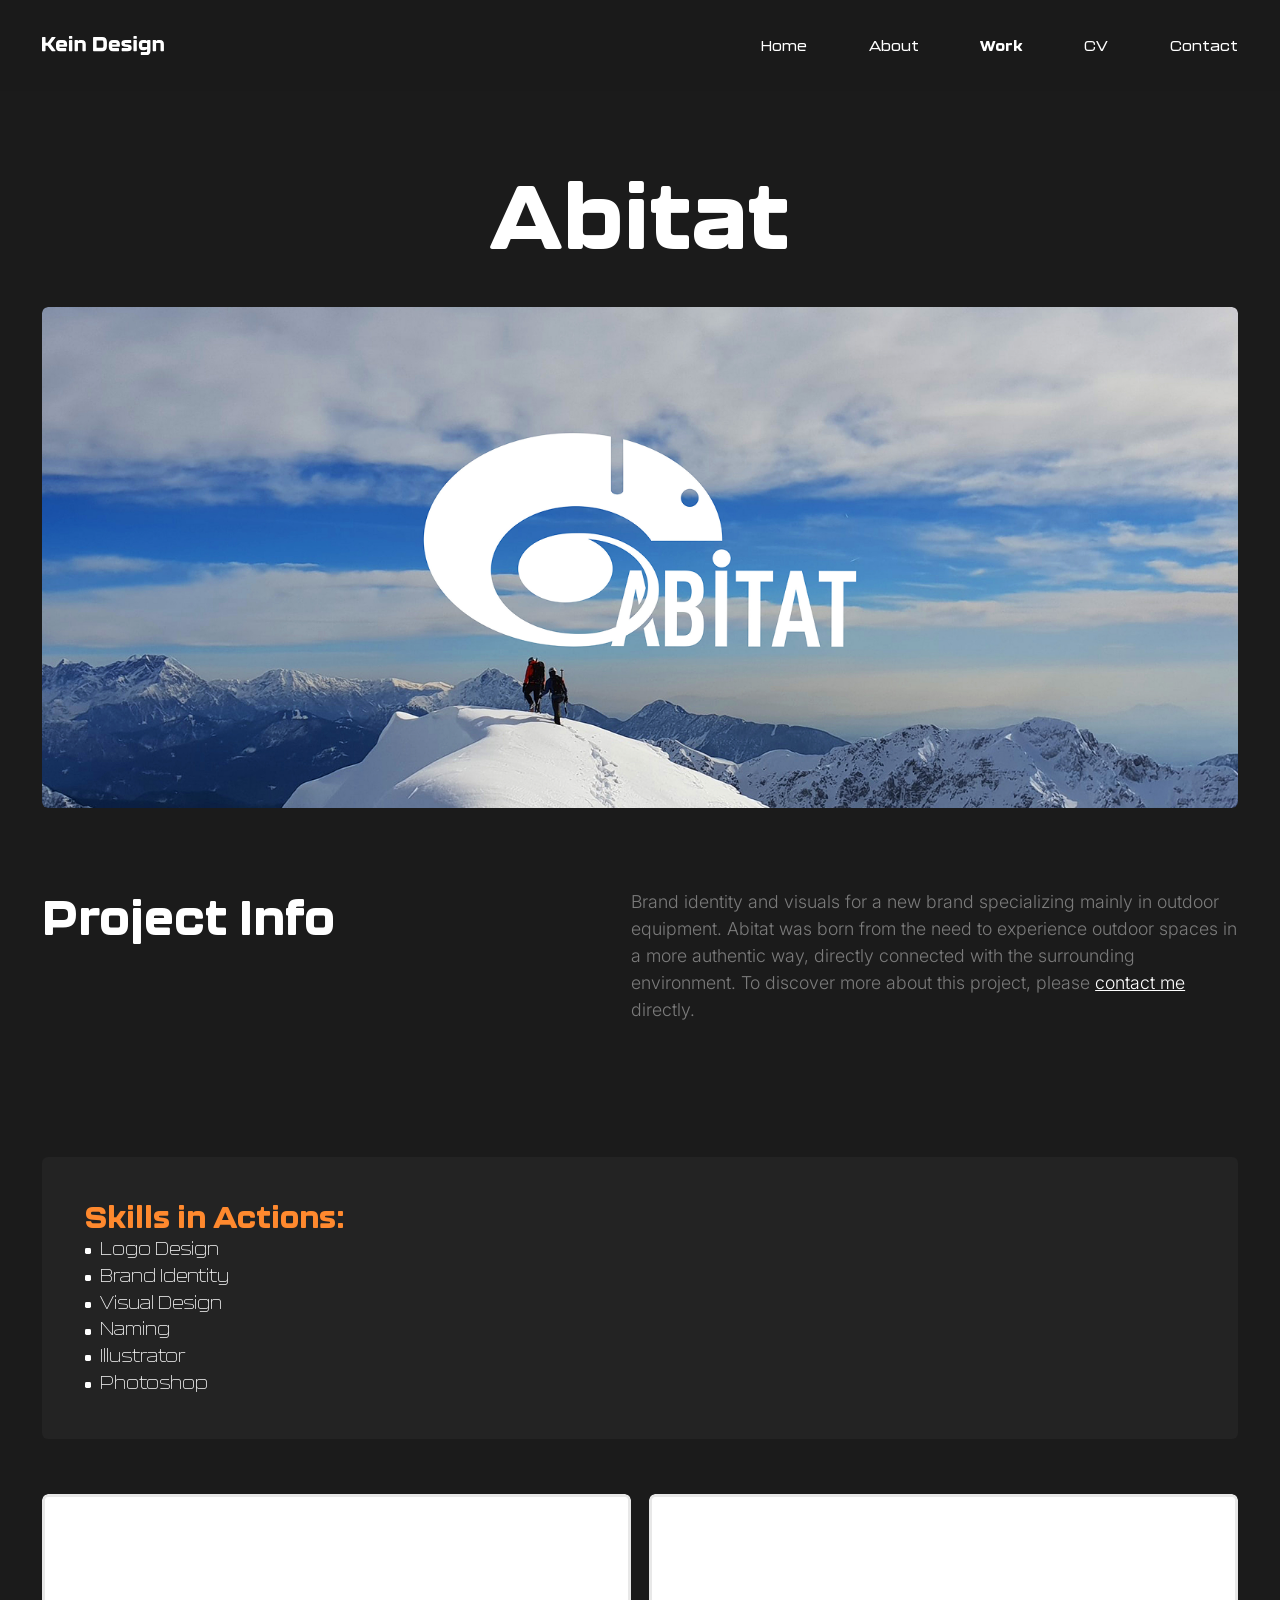
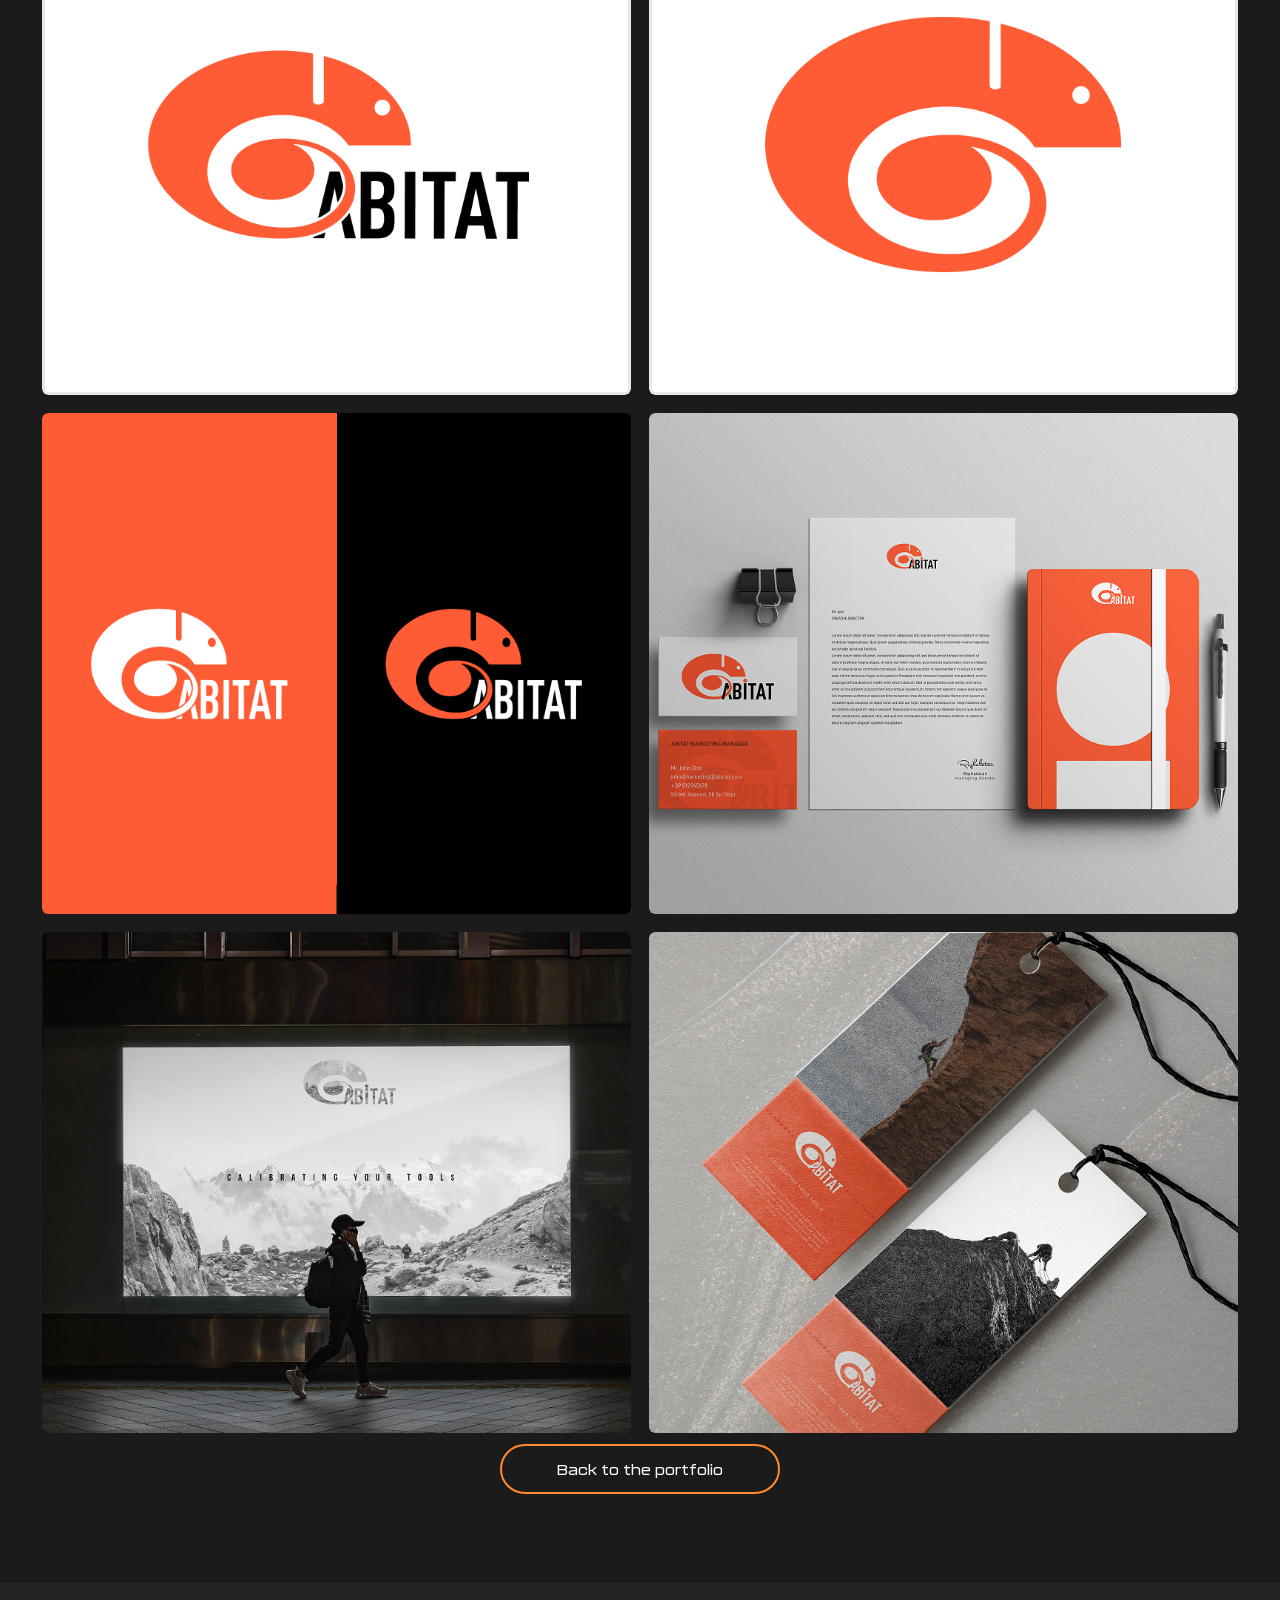
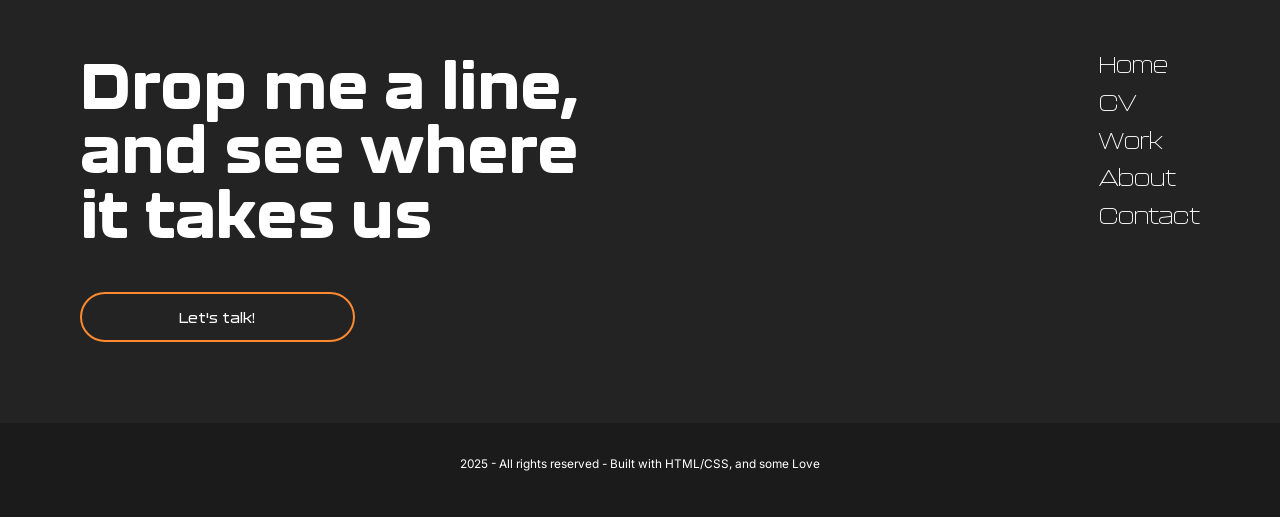
<file: singola-abitat.html>
<!DOCTYPE html>
<html lang="en">

<head>
    <meta charset="UTF-8">
    <meta name="viewport" content="width=device-width, initial-scale=1.0">

    <!-- title -->
    <title>Kein Design - Abitat</title>

    <!-- open graph -->
    <meta property="og:type" content="website">
    <meta property="og:url" content="https://keindesign.github.io/KeinDesign-Website/singola-abitat.html">
    <meta property="og:title" content="Kein Design - Abitat">
    <meta property="og:description" content="Case study del progetto Abitat: processo di design, ricerca UX e soluzioni UI realizzate da Kein Design.">
    <meta property="og:image" content="https://keindesign.github.io/KeinDesign-Website/assets/img/og-image.jpg">
    <meta name="twitter:card" content="summary_large_image">
    <meta name="twitter:title" content="Kein Design - Abitat">
    <meta name="twitter:description" content="Case study del progetto Abitat: processo di design, ricerca UX e soluzioni UI realizzate da Kein Design.">
    <meta name="twitter:image" content="https://keindesign.github.io/KeinDesign-Website/assets/img/og-image.jpg">

    <!-- favicon -->
    <link rel="icon" href="assets/img/favicon.png" />

    <!-- all css here -->
    <link rel="stylesheet" href="assets/css/bootstrap.min.css" />
    <link rel="stylesheet" href="assets/css/style.css" />
</head>

<body>

    <!-- Menu toggle -->
    <input type="checkbox" id="menu-toggle" class="menu-toggle-input">

    <!-- header section -->
    <header class="header_section">
        <div class="container">
            <nav class="navbar navbar-expand-lg">
                <a class="navbar-brand logo" href="index.html">
                    <img src="assets/img/logo.svg" alt="Kein Design logo">
                </a>

                <label for="menu-toggle" class="navbar-toggler">
                    <img src="assets/img/hamburger.svg" alt="Apri menu">
                </label>

                <div class="collapse navbar-collapse navbar_nav">
                    <ul class="navbar-nav ms-auto">
                        <li><a href="index.html">Home</a></li>
                        <li><a href="about.html">About</a></li>
                        <li><a href="archive.html" class="active">Work</a></li>
                        <li><a href="cv.html">CV</a></li>
                        <li><a href="contact.html">Contact</a></li>
                    </ul>
                </div>
            </nav>
        </div>
    </header>

    <!-- mobile menu -->
    <div class="mobile-menu d-lg-none">
        <div class="container">
            <div class="mobile-menu-header">
                <a href="index.html">
                    <img src="assets/img/logo.svg" alt="Kein Design logo">
                </a>
                <label for="menu-toggle" class="menu-close">
                    <img src="assets/img/menu.svg" alt="Chiudi menu">
                </label>
            </div>
            <div class="mobile-menu-body">
                <ul class="navbar-nav">
                    <li><a href="index.html">Home</a></li>
                    <li><a href="cv.html">CV</a></li>
                    <li><a href="archive.html" class="active">Work</a></li>
                    <li><a href="about.html">About</a></li>
                    <li><a href="contact.html">Contact</a></li>
                </ul>
            </div>
        </div>
    </div>


    <main class="overflow-hidden">

        <!-- hero section -->
        <section class="singola_hero_section">
            <div class="container">
                <div class="hero_top">
                    <h1 class="title_xxl fade-up">Abitat</h1>
                    <div class="singola_hero_img">
                        <img src="assets/img/abitat-hero.png" alt="Abitat - immagine hero del progetto" class="zoom-out">
                    </div>
                </div>

                <div class="hero_bottom">
                    <h3 class="title_lg fade-up">Project Info</h3>
                    <div class="project_info">
                           <p class="text_md fade-up">Brand identity and visuals for a new brand specializing
                                mainly in outdoor equipment. Abitat was born from the need to experience outdoor spaces
                                in a more authentic way, directly connected with the surrounding environment.
                                 To discover more about this project, please 
                                <a href="mailto:cane.riccardo95@gmail.com" class="contact_link">contact me</a> directly.
                            </p>
                    </div>     
                </div>
            </div>
        </section>

        <!-- singola section -->
        <section class="singola_section">
            <div class="container">
                <div class="skills_box">
                    <h3 class="text_xxl fade-up">Skills in Actions:</h3>
                    <ul>
                        <li class="text_md">Logo Design</li>
                        <li class="text_md">Brand Identity</li>
                        <li class="text_md">Visual Design</li>
                        <li class="text_md">Naming</li>
                        <li class="text_md">Illustrator</li>
                        <li class="text_md">Photoshop</li>
                    </ul>
                </div>
                <div class="row">
                    <div class="col-md-6">
                        <div class="singola_card">
                            <img src="assets/img/keindesign-portfolio-abitat-1.png" alt="Abitat - immagine progetto 1" class="zoom-out">
                        </div>
                    </div>

                    <div class="col-md-6">
                        <div class="singola_card">
                            <img src="assets/img/keindesign-portfolio-abitat-2.png" alt="Abitat - immagine progetto 2" class="zoom-out">
                        </div>
                    </div>

                    <div class="col-md-6">
                        <div class="singola_card">
                            <img src="assets/img/keindesign-portfolio-abitat-3.png" alt="Abitat - immagine progetto 3" class="zoom-out">
                        </div>
                    </div>

                    <div class="col-md-6">
                        <div class="singola_card">
                            <img src="assets/img/keindesign-portfolio-abitat-4.png" alt="Abitat - immagine progetto 4" class="zoom-out">
                        </div>
                    </div>

                    <div class="col-md-6">
                        <div class="singola_card">
                            <img src="assets/img/keindesign-portfolio-abitat-5.png" alt="Abitat - immagine progetto 5" class="zoom-out">
                        </div>
                    </div>

                    <div class="col-md-6">
                        <div class="singola_card">
                            <img src="assets/img/keindesign-portfolio-abitat-6.png" alt="Abitat - immagine progetto 6" class="zoom-out">
                        </div>
                    </div>
                </div>

                <div class="singola_button fade-up">
                    <a href="archive.html" class="button">Back to the portfolio</a>
                </div>
            </div>
        </section>

    </main>


    <!-- footer section -->
    <footer class="footer_section">
        <div class="footer_top">
            <div class="container">
                <div class="footer_top_wrapper">
                    <div class="footer_content">
                        <h3 class="title_xl">Drop me a line,
                            and see where it takes us</h3>
                    <div class="footer_button">
                        <a href="contact.html" class="button">Let's talk!</a>
                    </div>
                    </div>

                    <ul class="footer_list">
                        <li><a href="index.html">Home</a></li>
                        <li><a href="cv.html">CV</a></li>
                        <li><a href="archive.html" class="active">Work</a></li>
                        <li><a href="about.html">About</a></li>
                        <li><a href="contact.html">Contact</a></li>
                    </ul>
                </div>
            </div>
        </div>

        <div class="footer_bottom">
            <div class="container">
                <div class="copyright">2025 - All rights reserved - Built with HTML/CSS, and some Love</div>
            </div>
        </div>
    </footer>


</body>

</html>
</file>
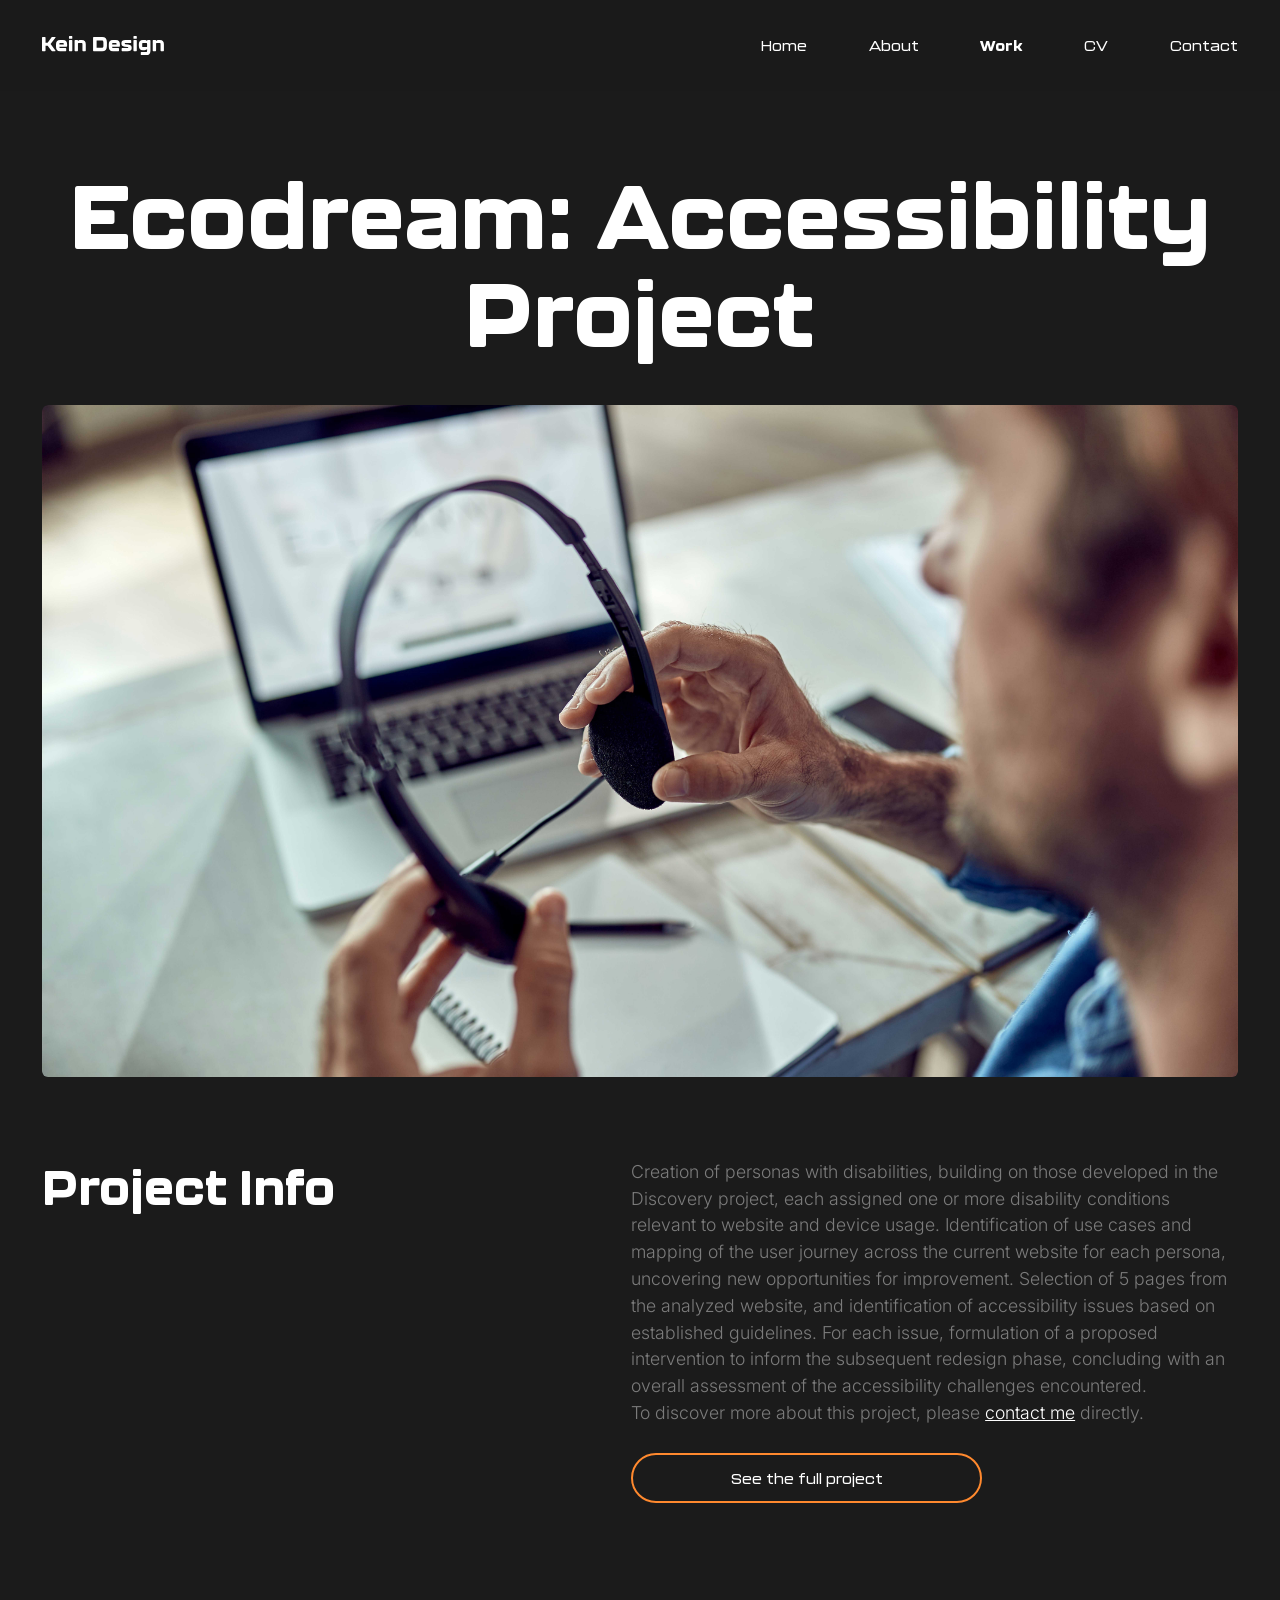
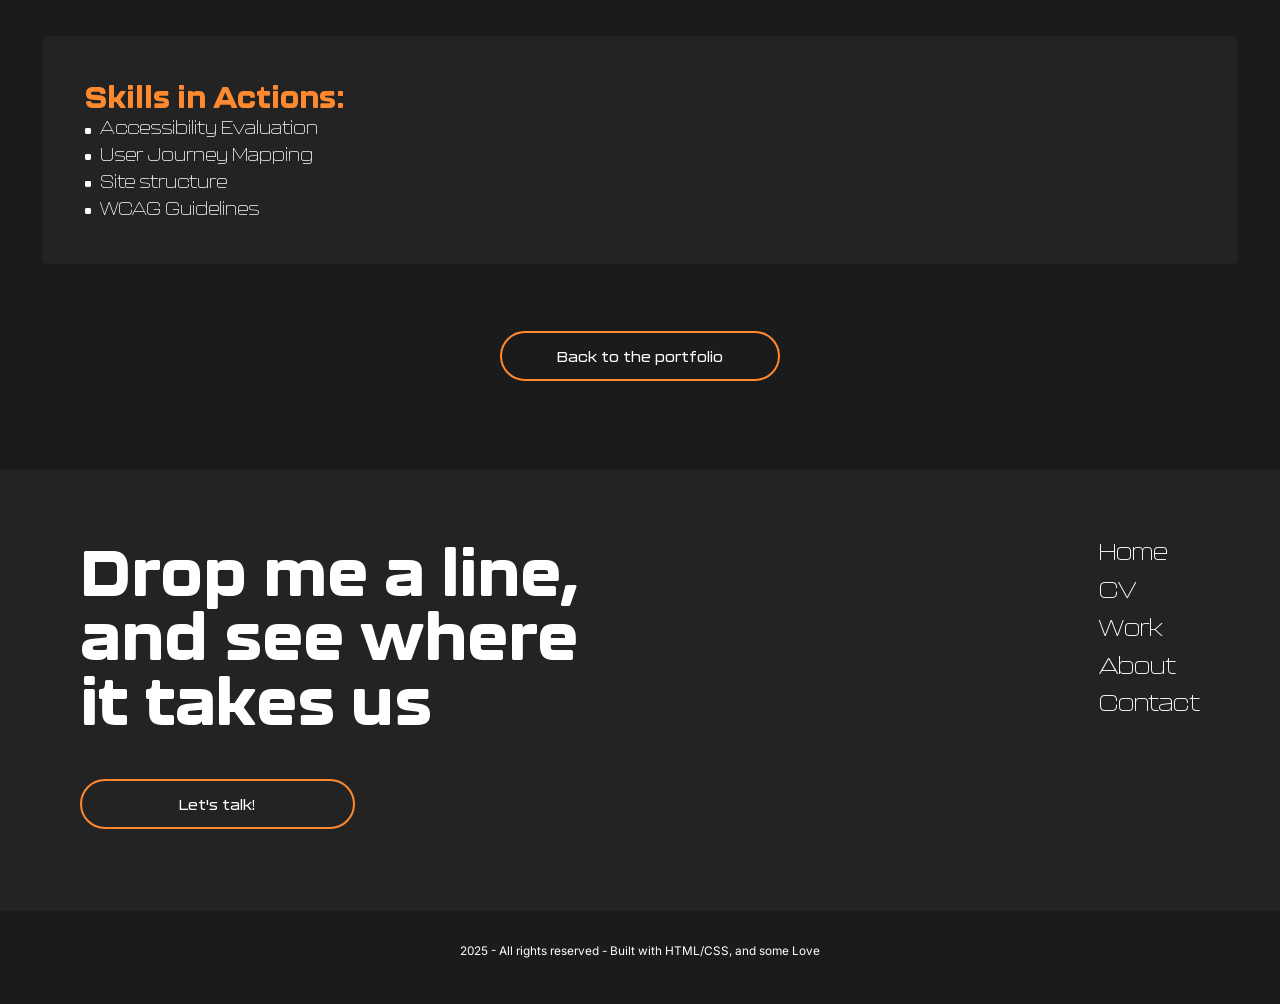
<file: singola-accessibility.html>
<!DOCTYPE html>
<html lang="en">

<head>
    <meta charset="UTF-8">
    <meta name="viewport" content="width=device-width, initial-scale=1.0">

    <!-- title -->
    <title>Kein Design - Ecodream: Accessibility Project</title>

    <!-- open graph -->
    <meta property="og:type" content="website">
    <meta property="og:url" content="https://keindesign.github.io/KeinDesign-Website/singola-accessibility.html">
    <meta property="og:title" content="Kein Design - Ecodream: Accessibility Project">
    <meta property="og:description" content="Case study Ecodream – Accessibilità: audit, linee guida WCAG e miglioramenti per un'esperienza inclusiva.">
    <meta property="og:image" content="https://keindesign.github.io/KeinDesign-Website/assets/img/og-image.jpg">
    <meta name="twitter:card" content="summary_large_image">
    <meta name="twitter:title" content="Kein Design - Ecodream: Accessibility Project">
    <meta name="twitter:description" content="Case study Ecodream – Accessibilità: audit, linee guida WCAG e miglioramenti per un'esperienza inclusiva.">
    <meta name="twitter:image" content="https://keindesign.github.io/KeinDesign-Website/assets/img/og-image.jpg">

    <!-- favicon -->
    <link rel="icon" href="assets/img/favicon.png" />

    <!-- all css here -->
    <link rel="stylesheet" href="assets/css/bootstrap.min.css" />
    <link rel="stylesheet" href="assets/css/style.css" />
</head>

<body>

    <!-- Menu toggle -->
    <input type="checkbox" id="menu-toggle" class="menu-toggle-input">

    <!-- header section -->
    <header class="header_section">
        <div class="container">
            <nav class="navbar navbar-expand-lg">
                <a class="navbar-brand logo" href="index.html">
                    <img src="assets/img/logo.svg" alt="Kein Design logo">
                </a>

                <label for="menu-toggle" class="navbar-toggler">
                    <img src="assets/img/hamburger.svg" alt="Apri menu">
                </label>

                <div class="collapse navbar-collapse navbar_nav">
                    <ul class="navbar-nav ms-auto">
                        <li><a href="index.html">Home</a></li>
                        <li><a href="about.html">About</a></li>
                        <li><a href="archive.html" class="active">Work</a></li>
                        <li><a href="cv.html">CV</a></li>
                        <li><a href="contact.html">Contact</a></li>
                    </ul>
                </div>
            </nav>
        </div>
    </header>

    <!-- mobile menu -->
    <div class="mobile-menu d-lg-none">
        <div class="container">
            <div class="mobile-menu-header">
                <a href="index.html">
                    <img src="assets/img/logo.svg" alt="Kein Design logo">
                </a>
                <label for="menu-toggle" class="menu-close">
                    <img src="assets/img/menu.svg" alt="Chiudi menu">
                </label>
            </div>
            <div class="mobile-menu-body">
                <ul class="navbar-nav">
                    <li><a href="index.html">Home</a></li>
                    <li><a href="cv.html">CV</a></li>
                    <li><a href="archive.html" class="active">Work</a></li>
                    <li><a href="about.html">About</a></li>
                    <li><a href="contact.html">Contact</a></li>
                </ul>
            </div>
        </div>
    </div>


    <main class="overflow-hidden">

        <!-- hero section -->
        <section class="singola_hero_section">
            <div class="container">
                <div class="hero_top">
                    <h1 class="title_xxl fade-up">Ecodream: Accessibility Project</h1>
                    <div class="singola_hero_img">
                        <img src="assets/img/accessibility-hero.jpg" alt="Accessibility Project - immagine hero del progetto" class="zoom-out">
                    </div>
                </div>

                <div class="hero_bottom">
                    <h3 class="title_lg fade-up">Project Info</h3>
                    <div class="project_info">
                        <p class="text_md fade-up">Creation of personas with disabilities, building on those developed in the Discovery project, 
                            each assigned one or more disability conditions relevant to website and device usage. 
                            Identification of use cases and mapping of the user journey across the current website for each persona, 
                            uncovering new opportunities for improvement. Selection of 5 pages from the analyzed website, 
                            and identification of accessibility issues based on established guidelines. For each issue, formulation of a 
                            proposed intervention to inform the subsequent redesign phase, 
                            concluding with an overall assessment of the accessibility challenges encountered.<br>
                             To discover more about this project, please 
                                <a href="mailto:cane.riccardo95@gmail.com" class="contact_link">contact me</a> directly.
                        </p>
                        <div class="project_info__cta fade-up">
                            <a href="assets/pdf/keindesign-accessibility-project.pdf" class="button" target="_blank">See the full project</a>
                        </div>
                    </div>
                </div>
            </div>
        </section>

        <!-- singola section -->
        <section class="singola_section">
            <div class="container">
                <div class="skills_box">
                    <h3 class="text_xxl fade-up">Skills in Actions:</h3>
                    <ul>
                        <li class="text_md">Accessibility Evaluation</li>
                        <li class="text_md">User Journey Mapping</li>
                        <li class="text_md">Site structure</li>
                        <li class="text_md">WCAG Guidelines</li>
                    </ul>
                </div>

                <div class="singola_button fade-up">
                    <a href="archive.html" class="button">Back to the portfolio</a>
                </div>
            </div>
        </section>

    </main>


    <!-- footer section -->
    <footer class="footer_section">
        <div class="footer_top">
            <div class="container">
                <div class="footer_top_wrapper">
                    <div class="footer_content">
                        <h3 class="title_xl">Drop me a line,
                            and see where it takes us</h3>
                    <div class="footer_button">
                        <a href="contact.html" class="button">Let's talk!</a>
                    </div>
                    </div>

                    <ul class="footer_list">
                        <li><a href="index.html">Home</a></li>
                        <li><a href="cv.html">CV</a></li>
                        <li><a href="archive.html" class="active">Work</a></li>
                        <li><a href="about.html">About</a></li>
                        <li><a href="contact.html">Contact</a></li>
                    </ul>
                </div>
            </div>
        </div>

        <div class="footer_bottom">
            <div class="container">
                <div class="copyright">2025 - All rights reserved - Built with HTML/CSS, and some Love</div>
            </div>
        </div>
    </footer>


</body>

</html>
</file>
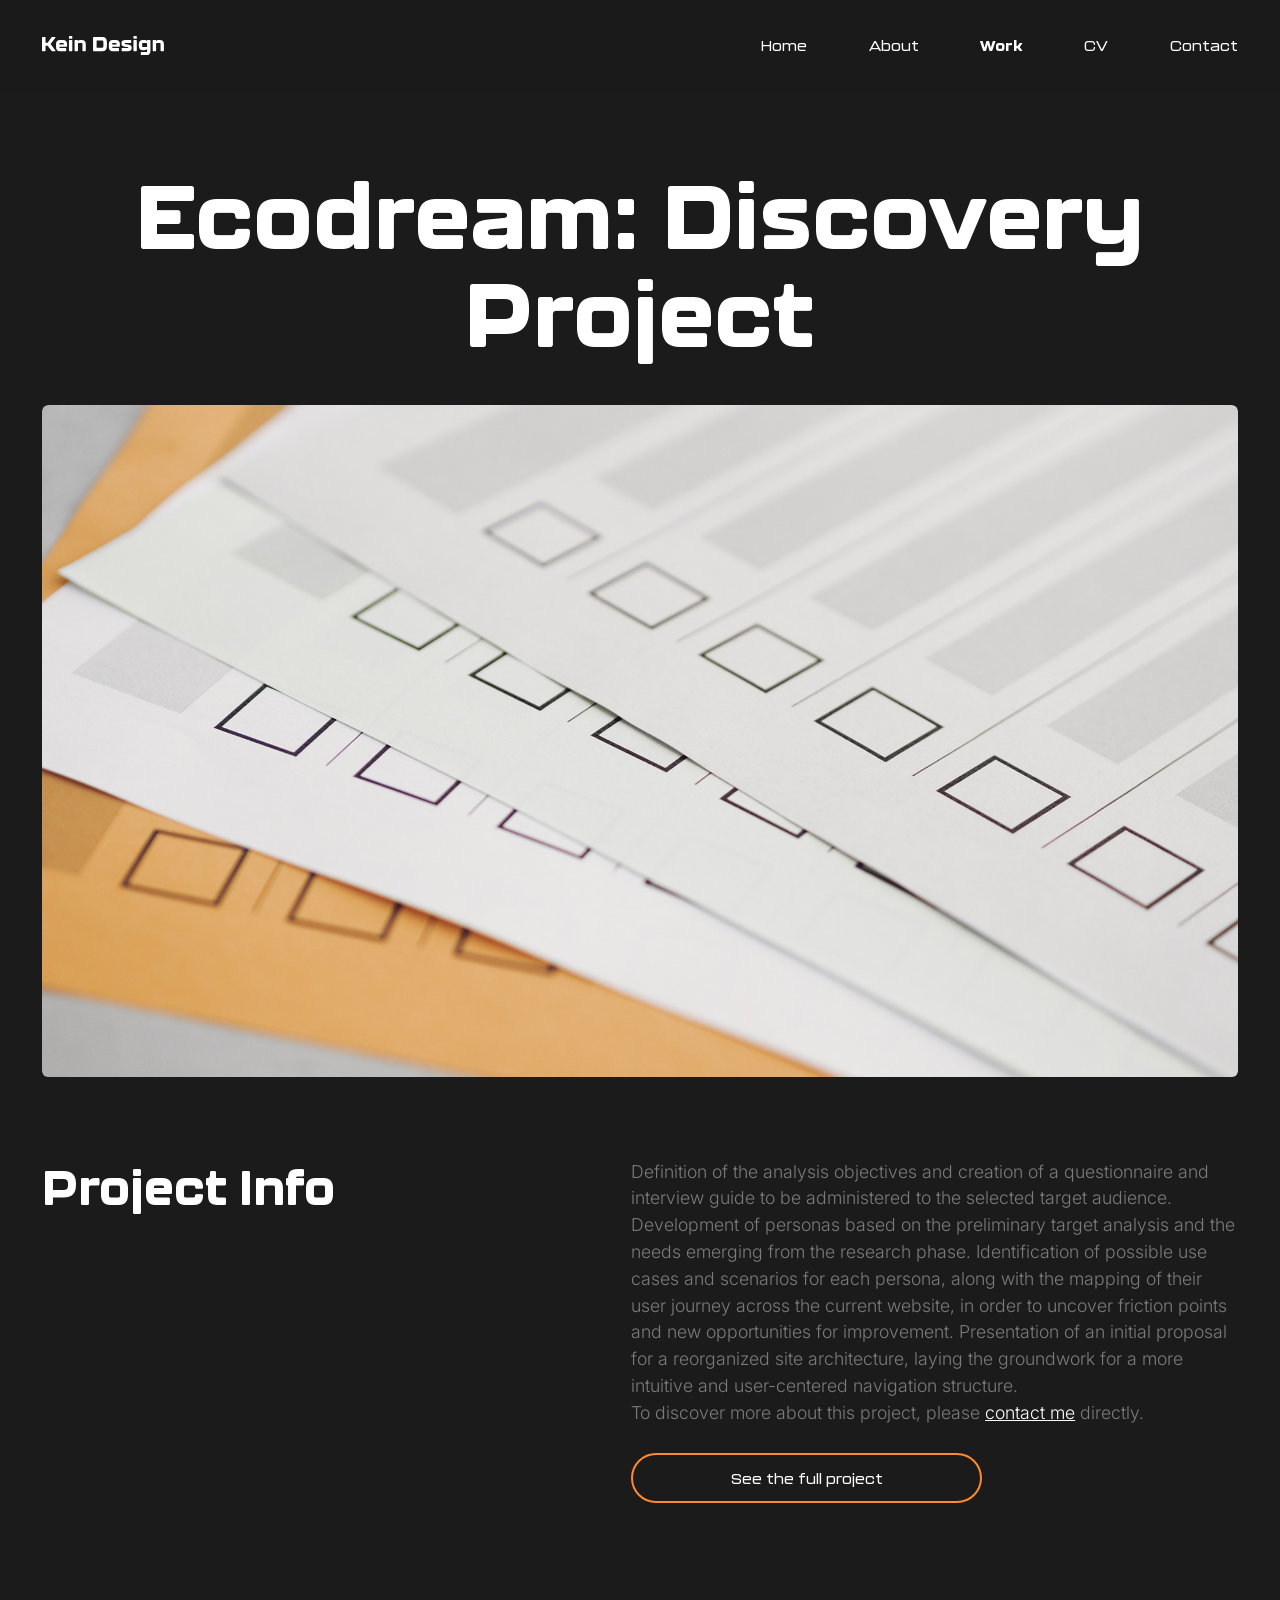
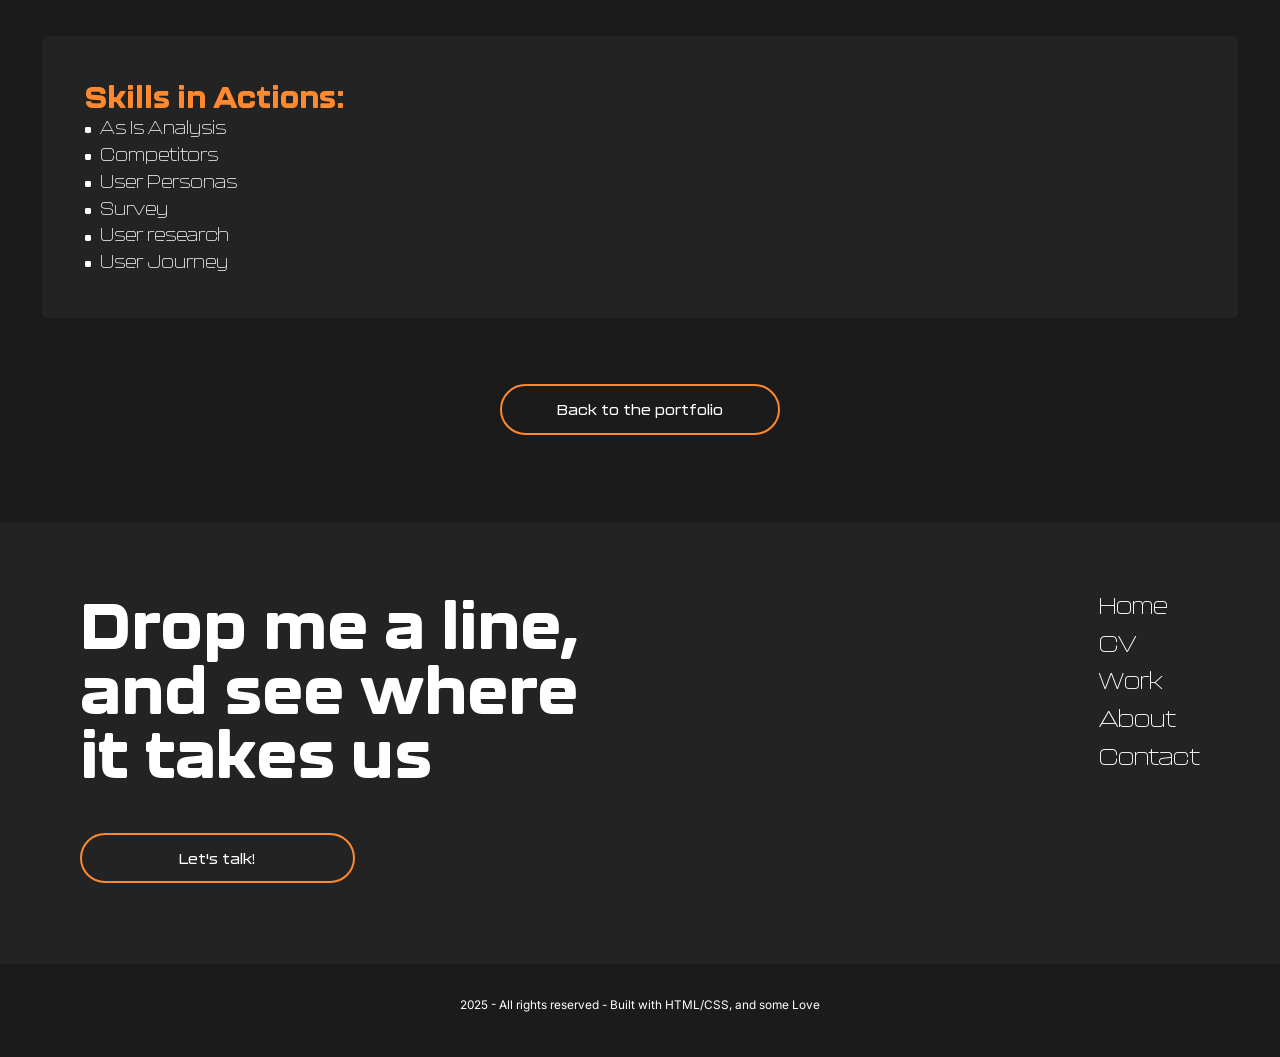
<file: singola-discovery.html>
<!DOCTYPE html>
<html lang="en">

<head>
    <meta charset="UTF-8">
    <meta name="viewport" content="width=device-width, initial-scale=1.0">

    <!-- title -->
    <title>Kein Design - Ecodream: Discovery Project</title>

    <!-- open graph -->
    <meta property="og:type" content="website">
    <meta property="og:url" content="https://keindesign.github.io/KeinDesign-Website/singola-discovery.html">
    <meta property="og:title" content="Kein Design - Ecodream: Discovery Project">
    <meta property="og:description" content="Case study Ecodream – fase di discovery: ricerca utenti, analisi e definizione del problema di design.">
    <meta property="og:image" content="https://keindesign.github.io/KeinDesign-Website/assets/img/og-image.jpg">
    <meta name="twitter:card" content="summary_large_image">
    <meta name="twitter:title" content="Kein Design - Ecodream: Discovery Project">
    <meta name="twitter:description" content="Case study Ecodream – fase di discovery: ricerca utenti, analisi e definizione del problema di design.">
    <meta name="twitter:image" content="https://keindesign.github.io/KeinDesign-Website/assets/img/og-image.jpg">

    <!-- favicon -->
    <link rel="icon" href="assets/img/favicon.png" />

    <!-- all css here -->
    <link rel="stylesheet" href="assets/css/bootstrap.min.css" />
    <link rel="stylesheet" href="assets/css/style.css" />
</head>

<body>

    <!-- Menu toggle -->
    <input type="checkbox" id="menu-toggle" class="menu-toggle-input">

    <!-- header section -->
    <header class="header_section">
        <div class="container">
            <nav class="navbar navbar-expand-lg">
                <a class="navbar-brand logo" href="index.html">
                    <img src="assets/img/logo.svg" alt="Kein Design logo">
                </a>

                <label for="menu-toggle" class="navbar-toggler">
                    <img src="assets/img/hamburger.svg" alt="Apri menu">
                </label>

                <div class="collapse navbar-collapse navbar_nav">
                    <ul class="navbar-nav ms-auto">
                        <li><a href="index.html">Home</a></li>
                        <li><a href="about.html">About</a></li>
                        <li><a href="archive.html" class="active">Work</a></li>
                        <li><a href="cv.html">CV</a></li>
                        <li><a href="contact.html">Contact</a></li>
                    </ul>
                </div>
            </nav>
        </div>
    </header>

    <!-- mobile menu -->
    <div class="mobile-menu d-lg-none">
        <div class="container">
            <div class="mobile-menu-header">
                <a href="index.html">
                    <img src="assets/img/logo.svg" alt="Kein Design logo">
                </a>
                <label for="menu-toggle" class="menu-close">
                    <img src="assets/img/menu.svg" alt="Chiudi menu">
                </label>
            </div>
            <div class="mobile-menu-body">
                <ul class="navbar-nav">
                    <li><a href="index.html">Home</a></li>
                    <li><a href="cv.html">CV</a></li>
                    <li><a href="archive.html" class="active">Work</a></li>
                    <li><a href="about.html">About</a></li>
                    <li><a href="contact.html">Contact</a></li>
                </ul>
            </div>
        </div>
    </div>


    <main class="overflow-hidden">

        <!-- hero section -->
        <section class="singola_hero_section">
            <div class="container">
                <div class="hero_top">
                    <h1 class="title_xxl fade-up">Ecodream: Discovery Project</h1>
                    <div class="singola_hero_img">
                        <img src="assets/img/discovery-hero.jpg" alt="Discovery Project - immagine hero del progetto" class="zoom-out">
                    </div>
                </div>

                <div class="hero_bottom">
                    <h3 class="title_lg fade-up">Project Info</h3>
                    <div class="project_info">
                        <p class="text_md fade-up">Definition of the analysis objectives and creation of 
                            a questionnaire and interview guide to be administered to the selected target audience. 
                            Development of personas based on the preliminary target analysis and the needs emerging from 
                            the research phase. Identification of possible use cases and scenarios for each persona, along with the 
                            mapping of their user journey across the current website, in order to uncover friction points and new 
                            opportunities for improvement. Presentation of an initial proposal for a reorganized site architecture, 
                            laying the groundwork for a more intuitive and user-centered navigation structure.<br>
                            To discover more about this project, please 
                                <a href="mailto:cane.riccardo95@gmail.com" class="contact_link">contact me</a> directly.
                        </p>
                        <div class="project_info__cta fade-up">
                            <a href="assets/pdf/keindesign-discovery-project.pdf" class="button" target="_blank">See the full project</a>
                        </div>
                    </div>
                </div>
            </div>
        </section>

        <!-- singola section -->
        <section class="singola_section">
            <div class="container">
                <div class="skills_box">
                    <h3 class="text_xxl fade-up">Skills in Actions:</h3>
                    <ul>
                        <li class="text_md">As Is Analysis</li>
                        <li class="text_md">Competitors</li>
                        <li class="text_md">User Personas</li>
                        <li class="text_md">Survey</li>
                        <li class="text_md">User research</li>
                        <li class="text_md">User Journey</li>
                    </ul>
                </div>

                <div class="singola_button fade-up">
                    <a href="archive.html" class="button">Back to the portfolio</a>
                </div>
            </div>
        </section>

    </main>


    <!-- footer section -->
    <footer class="footer_section">
        <div class="footer_top">
            <div class="container">
                <div class="footer_top_wrapper">
                    <div class="footer_content">
                        <h3 class="title_xl">Drop me a line,
                            and see where it takes us</h3>
                    <div class="footer_button">
                        <a href="contact.html" class="button">Let's talk!</a>
                    </div>
                    </div>

                    <ul class="footer_list">
                        <li><a href="index.html">Home</a></li>
                        <li><a href="cv.html">CV</a></li>
                        <li><a href="archive.html" class="active">Work</a></li>
                        <li><a href="about.html">About</a></li>
                        <li><a href="contact.html">Contact</a></li>
                    </ul>
                </div>
            </div>
        </div>

        <div class="footer_bottom">
            <div class="container">
                <div class="copyright">2025 - All rights reserved - Built with HTML/CSS, and some Love</div>
            </div>
        </div>
    </footer>


</body>

</html>
</file>
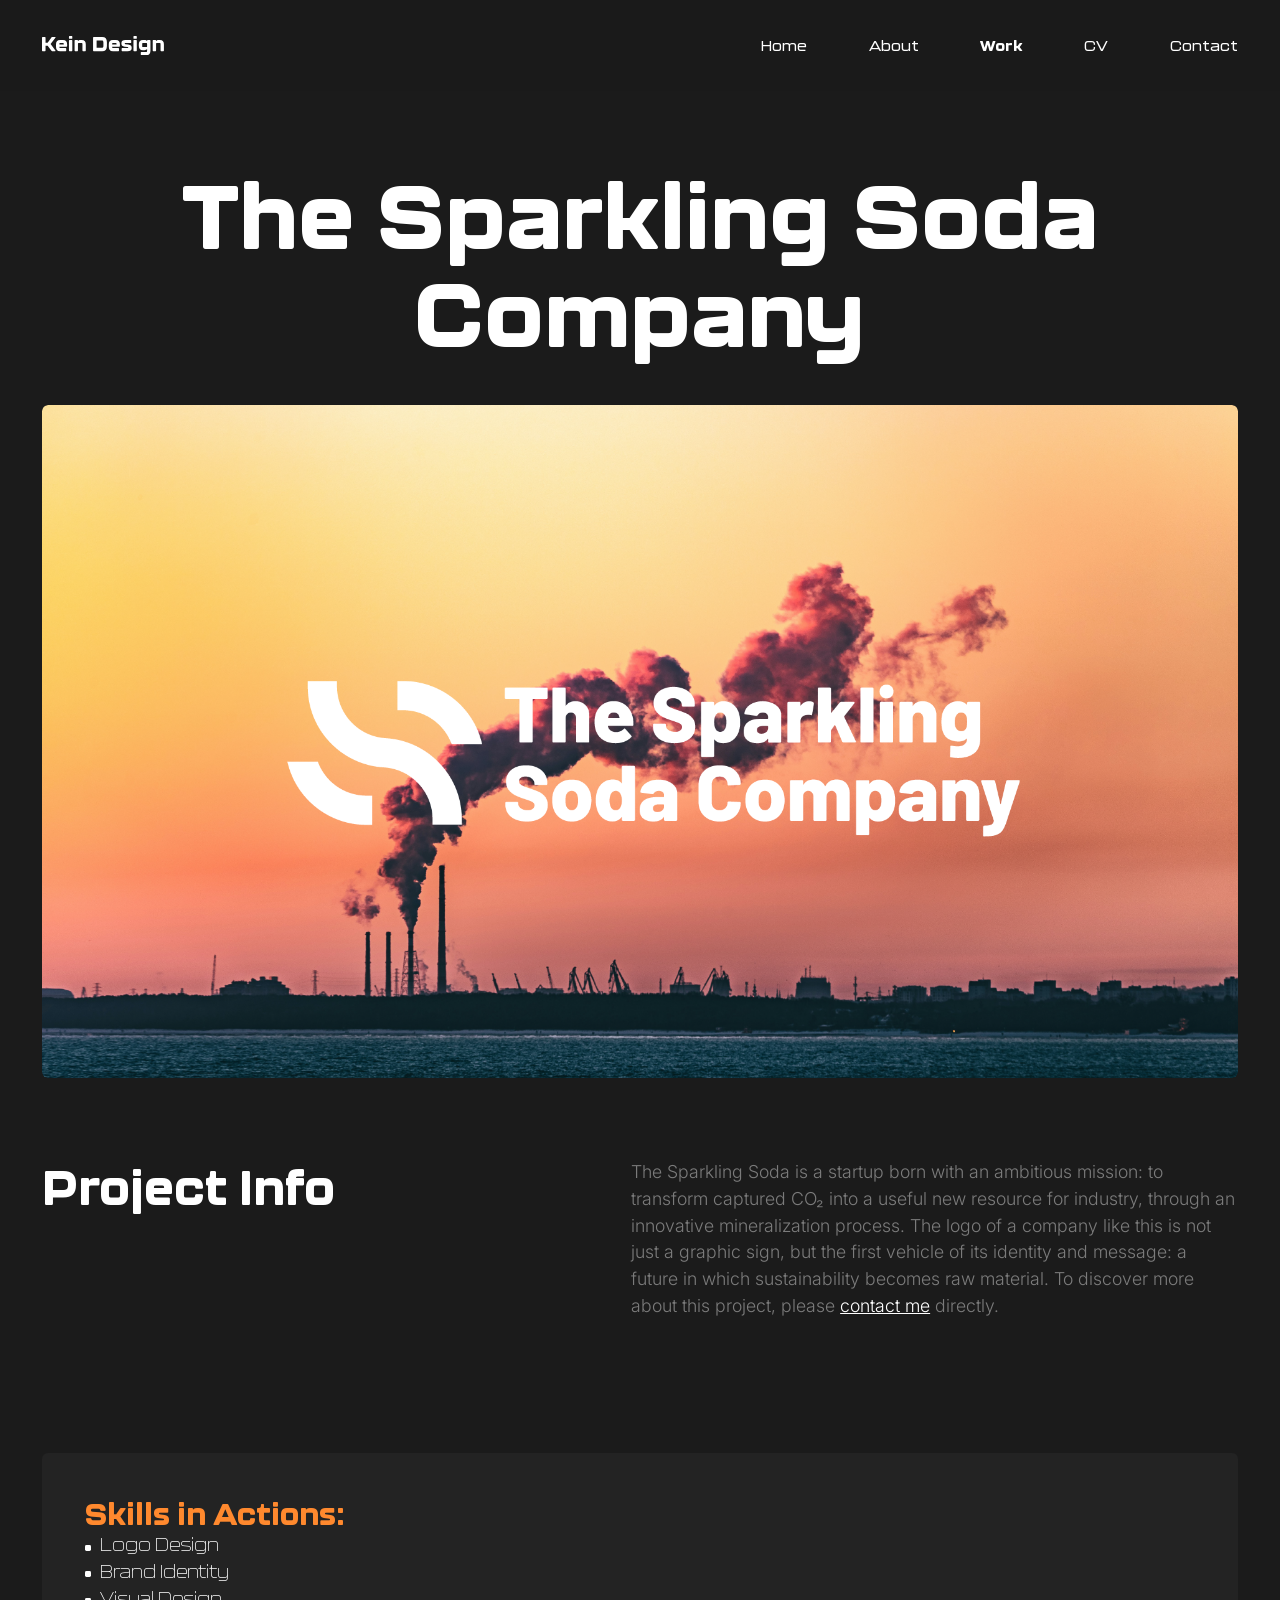
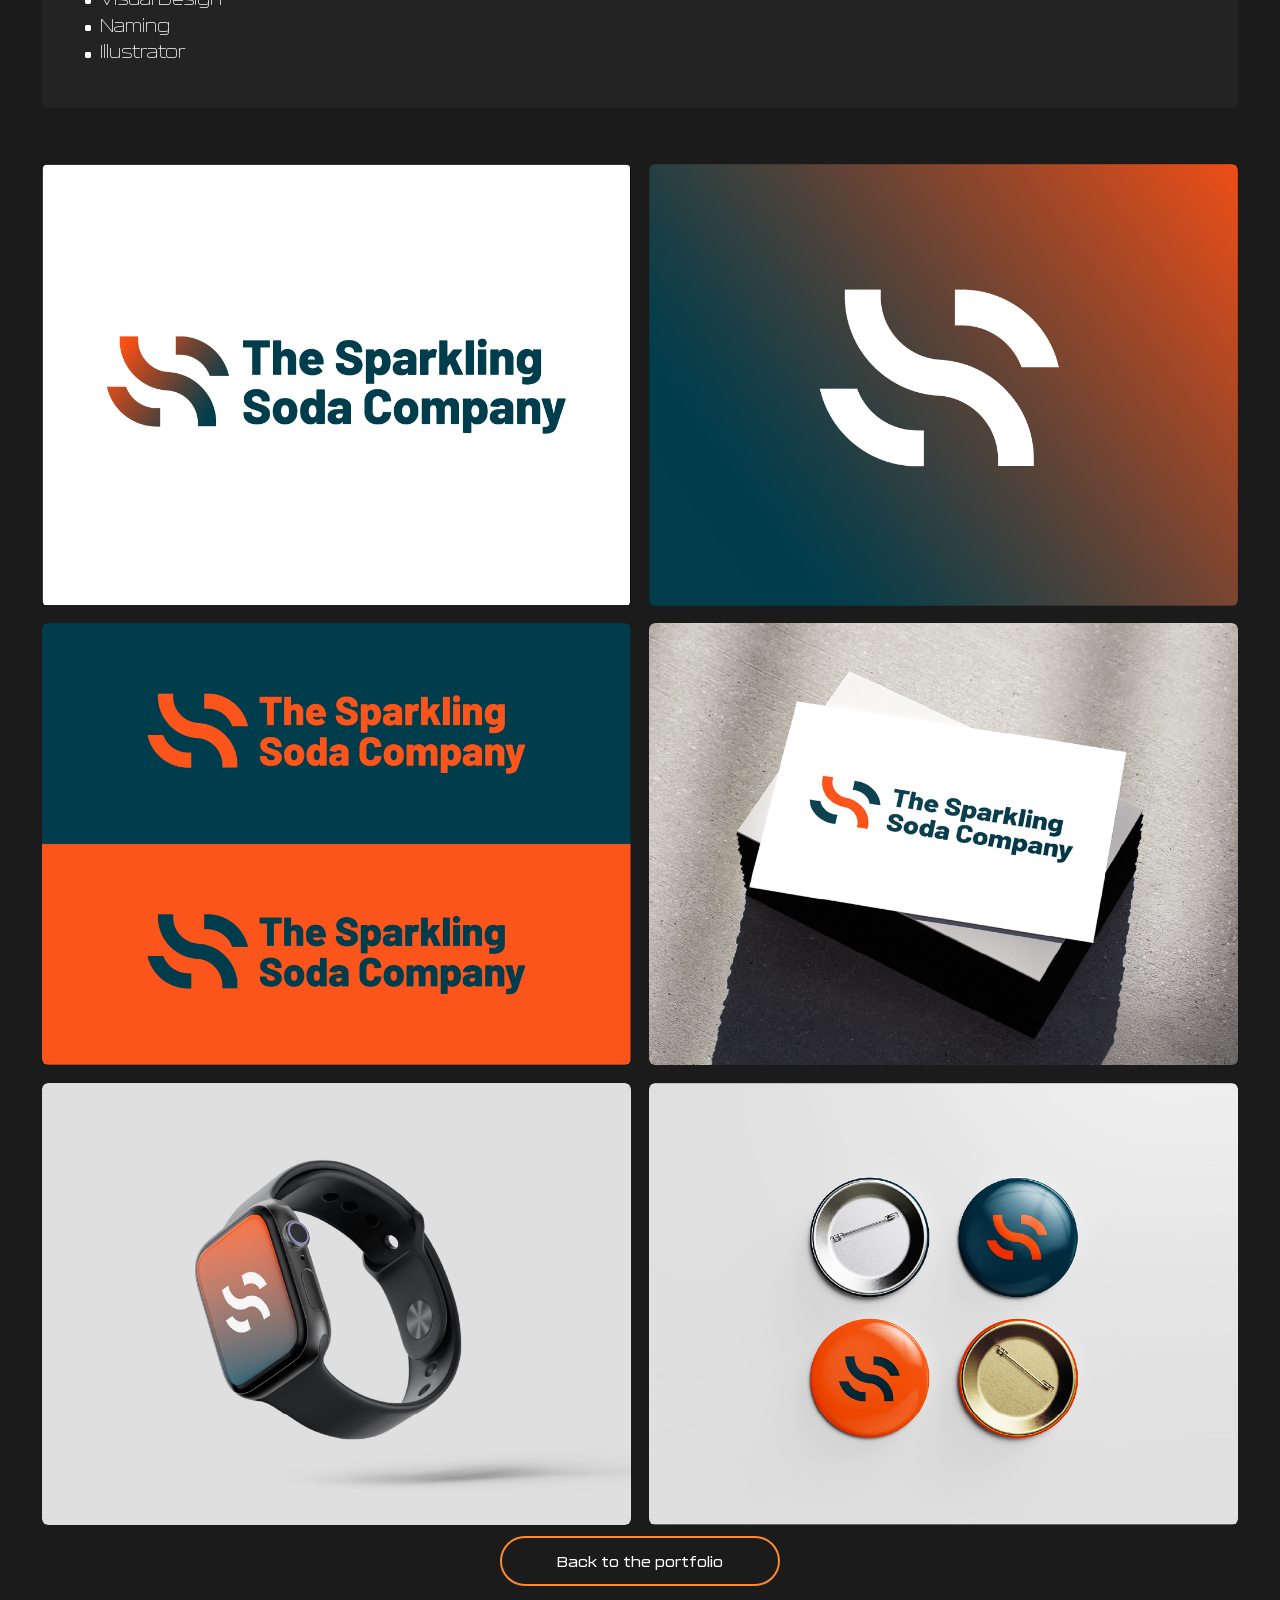
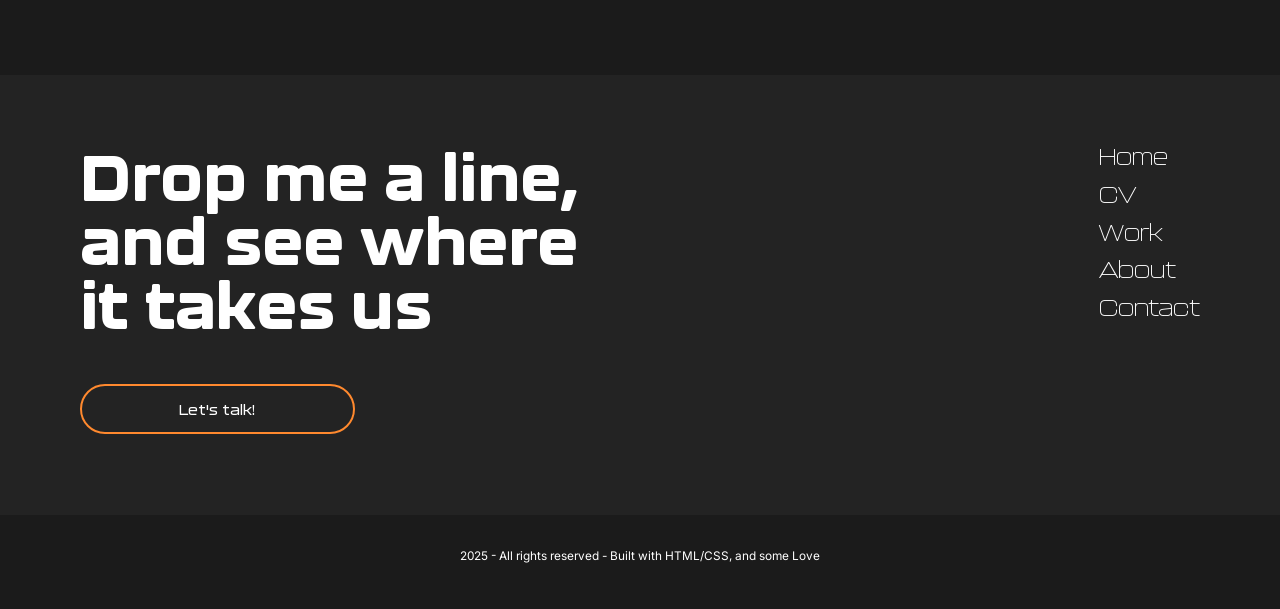
<file: singola-sparklingsoda.html>
<!DOCTYPE html>
<html lang="en">

<head>
    <meta charset="UTF-8">
    <meta name="viewport" content="width=device-width, initial-scale=1.0">

    <!-- title -->
    <title>Kein Design - The Sparkling Soda Company</title>

    <!-- open graph -->
    <meta property="og:type" content="website">
    <meta property="og:url" content="https://keindesign.github.io/KeinDesign-Website/singola-sparklingsoda.html">
    <meta property="og:title" content="Kein Design - The Sparkling Soda Company">
    <meta property="og:description" content="Case study di The Sparkling Soda Company: identità visiva e design UX/UI realizzati da Kein Design.">
    <meta property="og:image" content="https://keindesign.github.io/KeinDesign-Website/assets/img/og-image.jpg">
    <meta name="twitter:card" content="summary_large_image">
    <meta name="twitter:title" content="Kein Design - The Sparkling Soda Company">
    <meta name="twitter:description" content="Case study di The Sparkling Soda Company: identità visiva e design UX/UI realizzati da Kein Design.">
    <meta name="twitter:image" content="https://keindesign.github.io/KeinDesign-Website/assets/img/og-image.jpg">

    <!-- favicon -->
    <link rel="icon" href="assets/img/favicon.png" />

    <!-- all css here -->
    <link rel="stylesheet" href="assets/css/bootstrap.min.css" />
    <link rel="stylesheet" href="assets/css/style.css" />
</head>

<body>

    <!-- Menu toggle (checkbox hack – no JS) -->
    <input type="checkbox" id="menu-toggle" class="menu-toggle-input">

    <!-- header section -->
    <header class="header_section">
        <div class="container">
            <nav class="navbar navbar-expand-lg">
                <a class="navbar-brand logo" href="index.html">
                    <img src="assets/img/logo.svg" alt="Kein Design logo">
                </a>

                <label for="menu-toggle" class="navbar-toggler">
                    <img src="assets/img/hamburger.svg" alt="Apri menu">
                </label>

                <div class="collapse navbar-collapse navbar_nav">
                    <ul class="navbar-nav ms-auto">
                        <li><a href="index.html">Home</a></li>
                        <li><a href="about.html">About</a></li>
                        <li><a href="archive.html" class="active">Work</a></li>
                        <li><a href="cv.html">CV</a></li>
                        <li><a href="contact.html">Contact</a></li>
                    </ul>
                </div>
            </nav>
        </div>
    </header>

    <!-- mobile menu -->
    <div class="mobile-menu d-lg-none">
        <div class="container">
            <div class="mobile-menu-header">
                <a href="index.html">
                    <img src="assets/img/logo.svg" alt="Kein Design logo">
                </a>
                <label for="menu-toggle" class="menu-close">
                    <img src="assets/img/menu.svg" alt="Chiudi menu">
                </label>
            </div>
            <div class="mobile-menu-body">
                <ul class="navbar-nav">
                    <li><a href="index.html">Home</a></li>
                    <li><a href="cv.html">CV</a></li>
                    <li><a href="archive.html" class="active">Work</a></li>
                    <li><a href="about.html">About</a></li>
                    <li><a href="contact.html">Contact</a></li>
                </ul>
            </div>
        </div>
    </div>


    <main class="overflow-hidden">

        <!-- hero section -->
        <section class="singola_hero_section">
            <div class="container">
                <div class="hero_top">
                    <h1 class="title_xxl fade-up">The Sparkling Soda Company</h1>
                    <div class="singola_hero_img">
                        <img src="assets/img/sparklingsoda-hero.png" alt="The Sparkling Soda - immagine hero del progetto" class="zoom-out">
                    </div>
                </div>

                <div class="hero_bottom">
                    <h3 class="title_lg fade-up">Project Info</h3>
                    <div class="project_info">
                        <p class="text_md fade-up">The Sparkling Soda is a startup born with an ambitious mission: to transform
                            captured CO₂ into a useful new resource for industry, through an innovative mineralization process.
                            The logo of a company like this is not just a graphic sign, but the first vehicle of its identity
                            and message: a future in which sustainability becomes raw material.
                            To discover more about this project, please 
                                <a href="mailto:cane.riccardo95@gmail.com" class="contact_link">contact me</a> directly.
                        </p>
                    </div>
                </div>
            </div>
        </section>

        <!-- singola section -->
        <section class="singola_section">
            <div class="container">
                <div class="skills_box">
                    <h3 class="text_xxl fade-up">Skills in Actions:</h3>
                    <ul>
                        <li class="text_md">Logo Design</li>
                        <li class="text_md">Brand Identity</li>
                        <li class="text_md">Visual Design</li>
                        <li class="text_md">Naming</li>
                        <li class="text_md">Illustrator</li>
                    </ul>
                </div>
                <div class="row">
                    <div class="col-md-6">
                        <div class="singola_card">
                            <img src="assets/img/keindesign-work-sparklingsoda-1.png" alt="The Sparkling Soda - immagine progetto 1" class="zoom-out">
                        </div>
                    </div>

                    <div class="col-md-6">
                        <div class="singola_card">
                            <img src="assets/img/keindesign-work-sparklingsoda-2.png" alt="The Sparkling Soda - immagine progetto 2" class="zoom-out">
                        </div>
                    </div>

                    <div class="col-md-6">
                        <div class="singola_card">
                            <img src="assets/img/keindesign-work-sparklingsoda-3.png" alt="The Sparkling Soda - immagine progetto 3" class="zoom-out">
                        </div>
                    </div>

                    <div class="col-md-6">
                        <div class="singola_card">
                            <img src="assets/img/keindesign-work-sparklingsoda-4.png" alt="The Sparkling Soda - immagine progetto 4" class="zoom-out">
                        </div>
                    </div>

                    <div class="col-md-6">
                        <div class="singola_card">
                            <img src="assets/img/keindesign-work-sparklingsoda-5.png" alt="The Sparkling Soda - immagine progetto 5" class="zoom-out">
                        </div>
                    </div>

                    <div class="col-md-6">
                        <div class="singola_card">
                            <img src="assets/img/keindesign-work-sparklingsoda-6.png" alt="The Sparkling Soda - immagine progetto 6" class="zoom-out">
                        </div>
                    </div>
                </div>

                <div class="singola_button fade-up">
                    <a href="archive.html" class="button">Back to the portfolio</a>
                </div>
            </div>
        </section>

    </main>


    <!-- footer section -->
    <footer class="footer_section">
        <div class="footer_top">
            <div class="container">
                <div class="footer_top_wrapper">
                    <div class="footer_content">
                        <h3 class="title_xl">Drop me a line,
                            and see where it takes us</h3>
                    <div class="footer_button">
                        <a href="contact.html" class="button">Let's talk!</a>
                    </div>
                    </div>

                    <ul class="footer_list">
                        <li><a href="index.html">Home</a></li>
                        <li><a href="cv.html">CV</a></li>
                        <li><a href="archive.html" class="active">Work</a></li>
                        <li><a href="about.html">About</a></li>
                        <li><a href="contact.html">Contact</a></li>
                    </ul>
                </div>
            </div>
        </div>

        <div class="footer_bottom">
            <div class="container">
                <div class="copyright">2025 - All rights reserved - Built with HTML/CSS, and some Love</div>
            </div>
        </div>
    </footer>


</body>

</html>
</file>
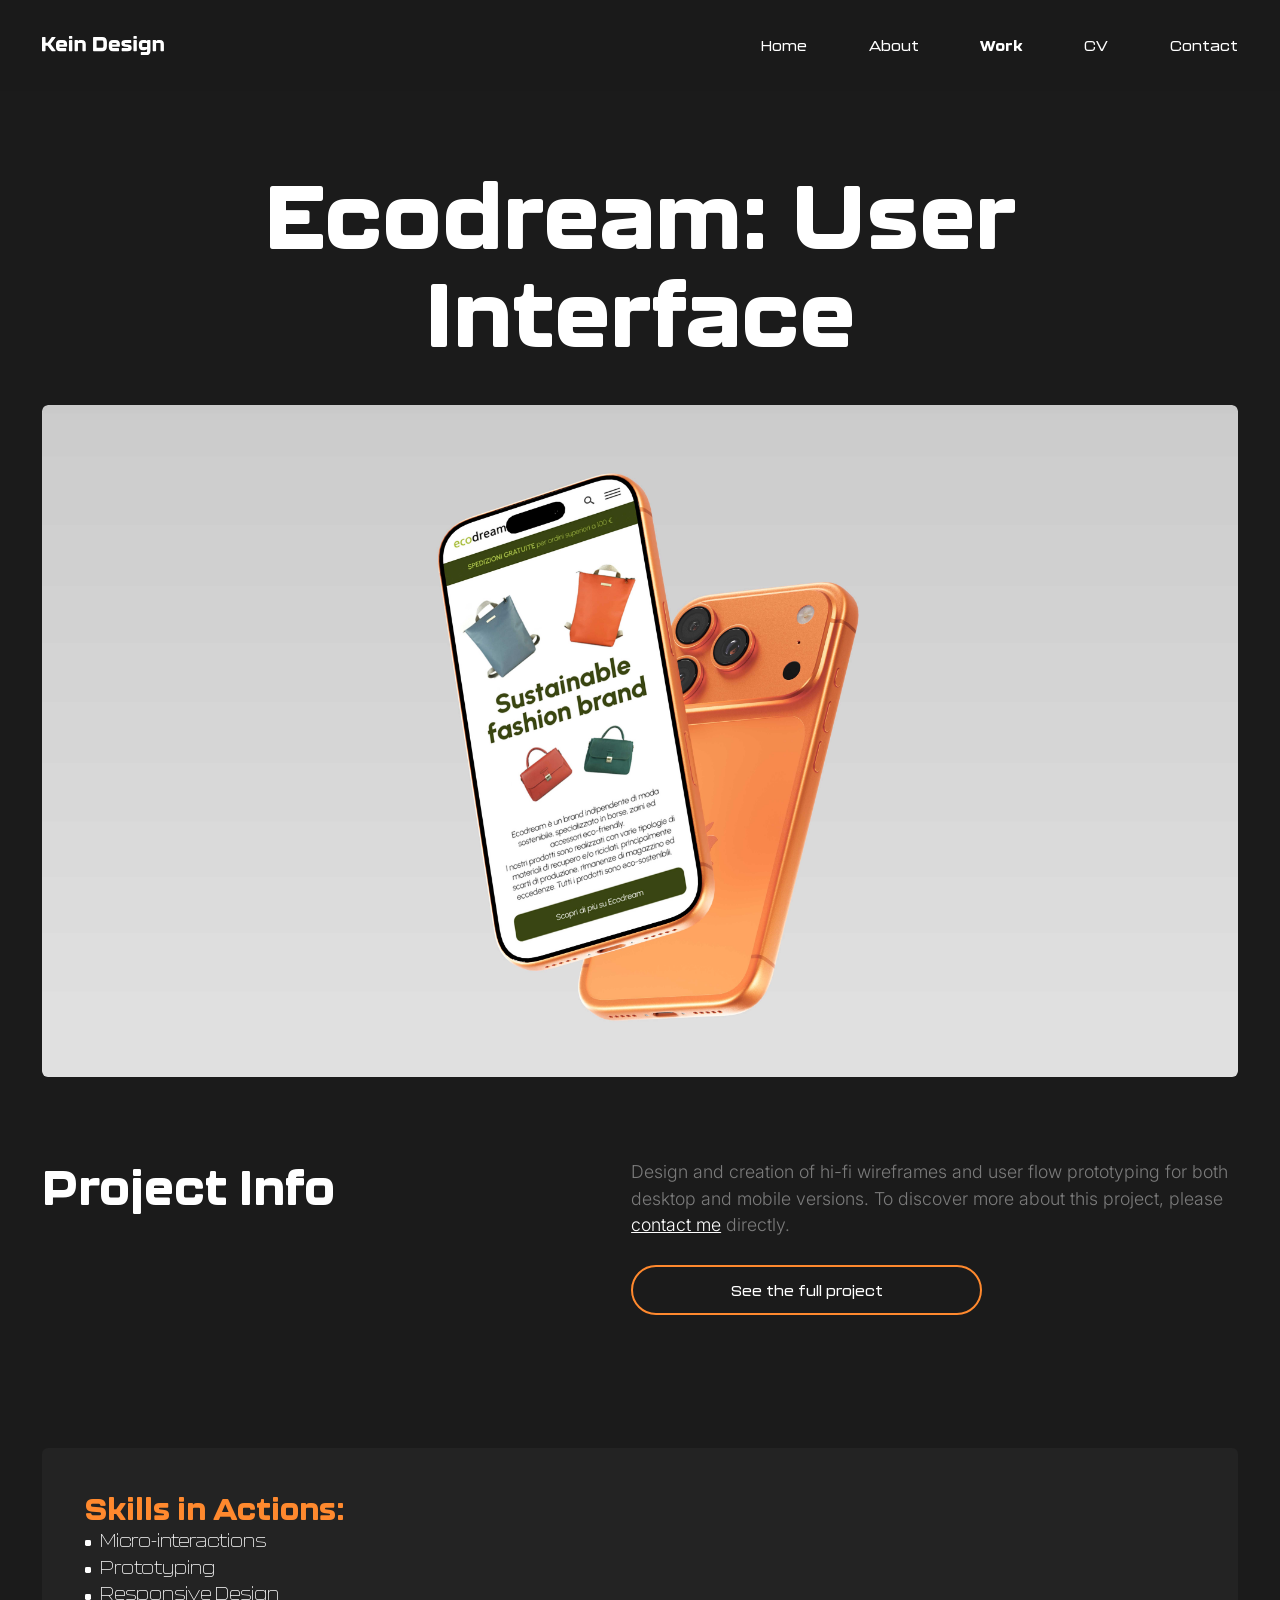
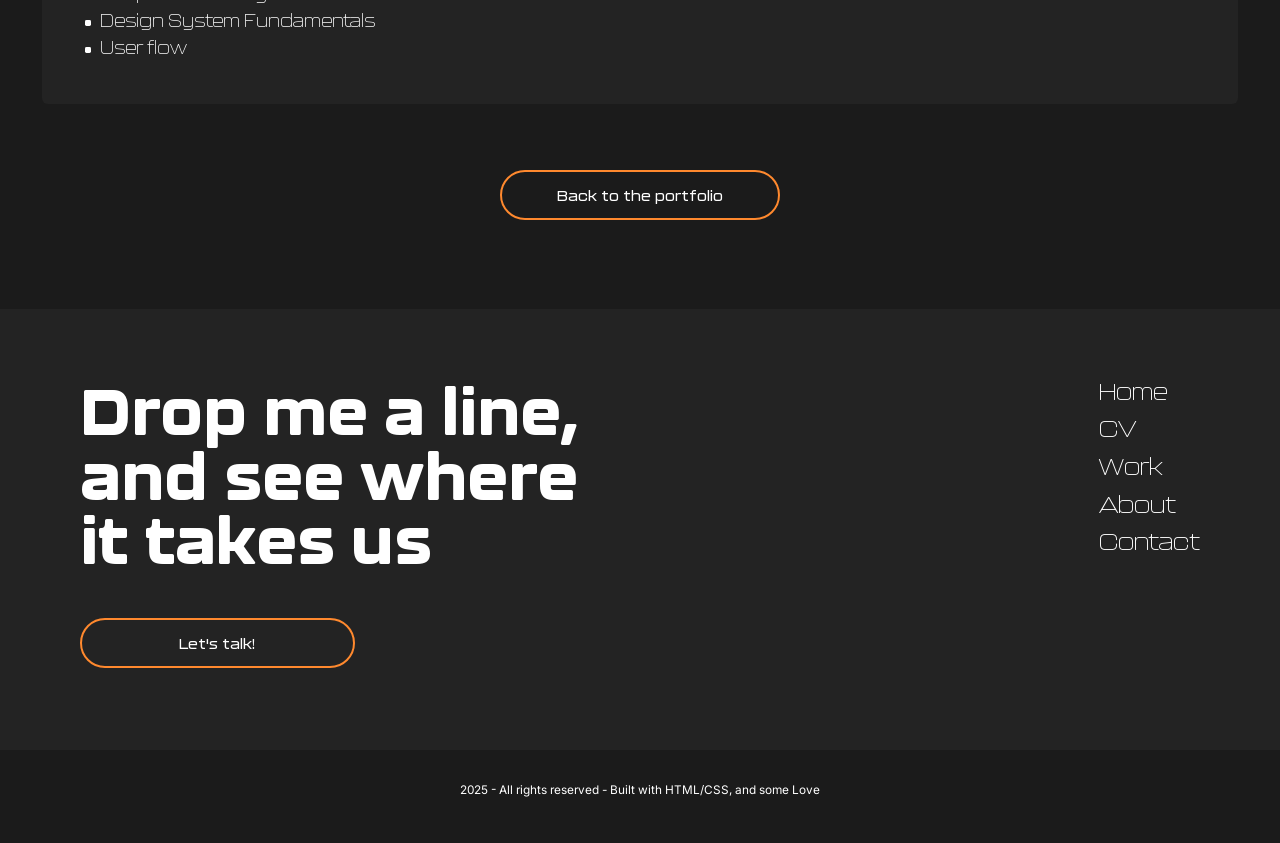
<file: singola-user-interface.html>
<!DOCTYPE html>
<html lang="en">

<head>
    <meta charset="UTF-8">
    <meta name="viewport" content="width=device-width, initial-scale=1.0">

    <!-- title -->
    <title>Kein Design - Ecodream: User Interface</title>

    <!-- open graph -->
    <meta property="og:type" content="website">
    <meta property="og:url" content="https://keindesign.github.io/KeinDesign-Website/singola-user-interface.html">
    <meta property="og:title" content="Kein Design - Ecodream: User Interface">
    <meta property="og:description" content="Case study Ecodream – User Interface: design visivo, componenti UI e prototipo ad alta fedeltà.">
    <meta property="og:image" content="https://keindesign.github.io/KeinDesign-Website/assets/img/og-image.jpg">
    <meta name="twitter:card" content="summary_large_image">
    <meta name="twitter:title" content="Kein Design - Ecodream: User Interface">
    <meta name="twitter:description" content="Case study Ecodream – User Interface: design visivo, componenti UI e prototipo ad alta fedeltà.">
    <meta name="twitter:image" content="https://keindesign.github.io/KeinDesign-Website/assets/img/og-image.jpg">

    <!-- favicon -->
    <link rel="icon" href="assets/img/favicon.png" />

    <!-- all css here -->
    <link rel="stylesheet" href="assets/css/bootstrap.min.css" />
    <link rel="stylesheet" href="assets/css/style.css" />
</head>

<body>

    <!-- Menu toggle -->
    <input type="checkbox" id="menu-toggle" class="menu-toggle-input">

    <!-- header section -->
    <header class="header_section">
        <div class="container">
            <nav class="navbar navbar-expand-lg">
                <a class="navbar-brand logo" href="index.html">
                    <img src="assets/img/logo.svg" alt="Kein Design logo">
                </a>

                <label for="menu-toggle" class="navbar-toggler">
                    <img src="assets/img/hamburger.svg" alt="Apri menu">
                </label>

                <div class="collapse navbar-collapse navbar_nav">
                    <ul class="navbar-nav ms-auto">
                        <li><a href="index.html">Home</a></li>
                        <li><a href="about.html">About</a></li>
                        <li><a href="archive.html" class="active">Work</a></li>
                        <li><a href="cv.html">CV</a></li>
                        <li><a href="contact.html">Contact</a></li>
                    </ul>
                </div>
            </nav>
        </div>
    </header>

    <!-- mobile menu -->
    <div class="mobile-menu d-lg-none">
        <div class="container">
            <div class="mobile-menu-header">
                <a href="index.html">
                    <img src="assets/img/logo.svg" alt="Kein Design logo">
                </a>
                <label for="menu-toggle" class="menu-close">
                    <img src="assets/img/menu.svg" alt="Chiudi menu">
                </label>
            </div>
            <div class="mobile-menu-body">
                <ul class="navbar-nav">
                    <li><a href="index.html">Home</a></li>
                    <li><a href="cv.html">CV</a></li>
                    <li><a href="archive.html" class="active">Work</a></li>
                    <li><a href="about.html">About</a></li>
                    <li><a href="contact.html">Contact</a></li>
                </ul>
            </div>
        </div>
    </div>


    <main class="overflow-hidden">

        <!-- hero section -->
        <section class="singola_hero_section">
            <div class="container">
                <div class="hero_top">
                    <h1 class="title_xxl fade-up">Ecodream: User Interface</h1>
                    <div class="singola_hero_img">
                        <img src="assets/img/user-interface-hero.jpg" alt="User Interface - immagine hero del progetto" class="zoom-out">
                    </div>
                </div>

                <div class="hero_bottom">
                    <h3 class="title_lg fade-up">Project Info</h3>
                    <div class="project_info">
                        <p class="text_md fade-up">Design and creation of hi-fi wireframes and user flow prototyping 
                            for both desktop and mobile versions.
                            To discover more about this project, please 
                            <a href="mailto:cane.riccardo95@gmail.com" class="contact_link">contact me</a> directly.
                        </p>
                        <div class="project_info__cta fade-up">
                            <a href="assets/pdf/keindesign-user-interface-project.pdf" class="button" target="_blank">See the full project</a>
                        </div>
                    </div>
                </div>
            </div>
        </section>

        <!-- singola section -->
        <section class="singola_section">
            <div class="container">
                <div class="skills_box">
                    <h3 class="text_xxl fade-up">Skills in Actions:</h3>
                    <ul>
                        <li class="text_md">Micro-interactions</li>
                        <li class="text_md">Prototyping</li>
                        <li class="text_md">Responsive Design</li>
                        <li class="text_md">Design System Fundamentals</li>
                        <li class="text_md">User flow</li>
                    </ul>
                </div>

                <div class="singola_button fade-up">
                    <a href="archive.html" class="button">Back to the portfolio</a>
                </div>
            </div>
        </section>

    </main>


    <!-- footer section -->
    <footer class="footer_section">
        <div class="footer_top">
            <div class="container">
                <div class="footer_top_wrapper">
                    <div class="footer_content">
                        <h3 class="title_xl">Drop me a line,
                            and see where it takes us</h3>
                    <div class="footer_button">
                        <a href="contact.html" class="button">Let's talk!</a>
                    </div>
                    </div>

                    <ul class="footer_list">
                        <li><a href="index.html">Home</a></li>
                        <li><a href="cv.html">CV</a></li>
                        <li><a href="archive.html" class="active">Work</a></li>
                        <li><a href="about.html">About</a></li>
                        <li><a href="contact.html">Contact</a></li>
                    </ul>
                </div>
            </div>
        </div>

        <div class="footer_bottom">
            <div class="container">
                <div class="copyright">2025 - All rights reserved - Built with HTML/CSS, and some Love</div>
            </div>
        </div>
    </footer>


</body>

</html>
</file>
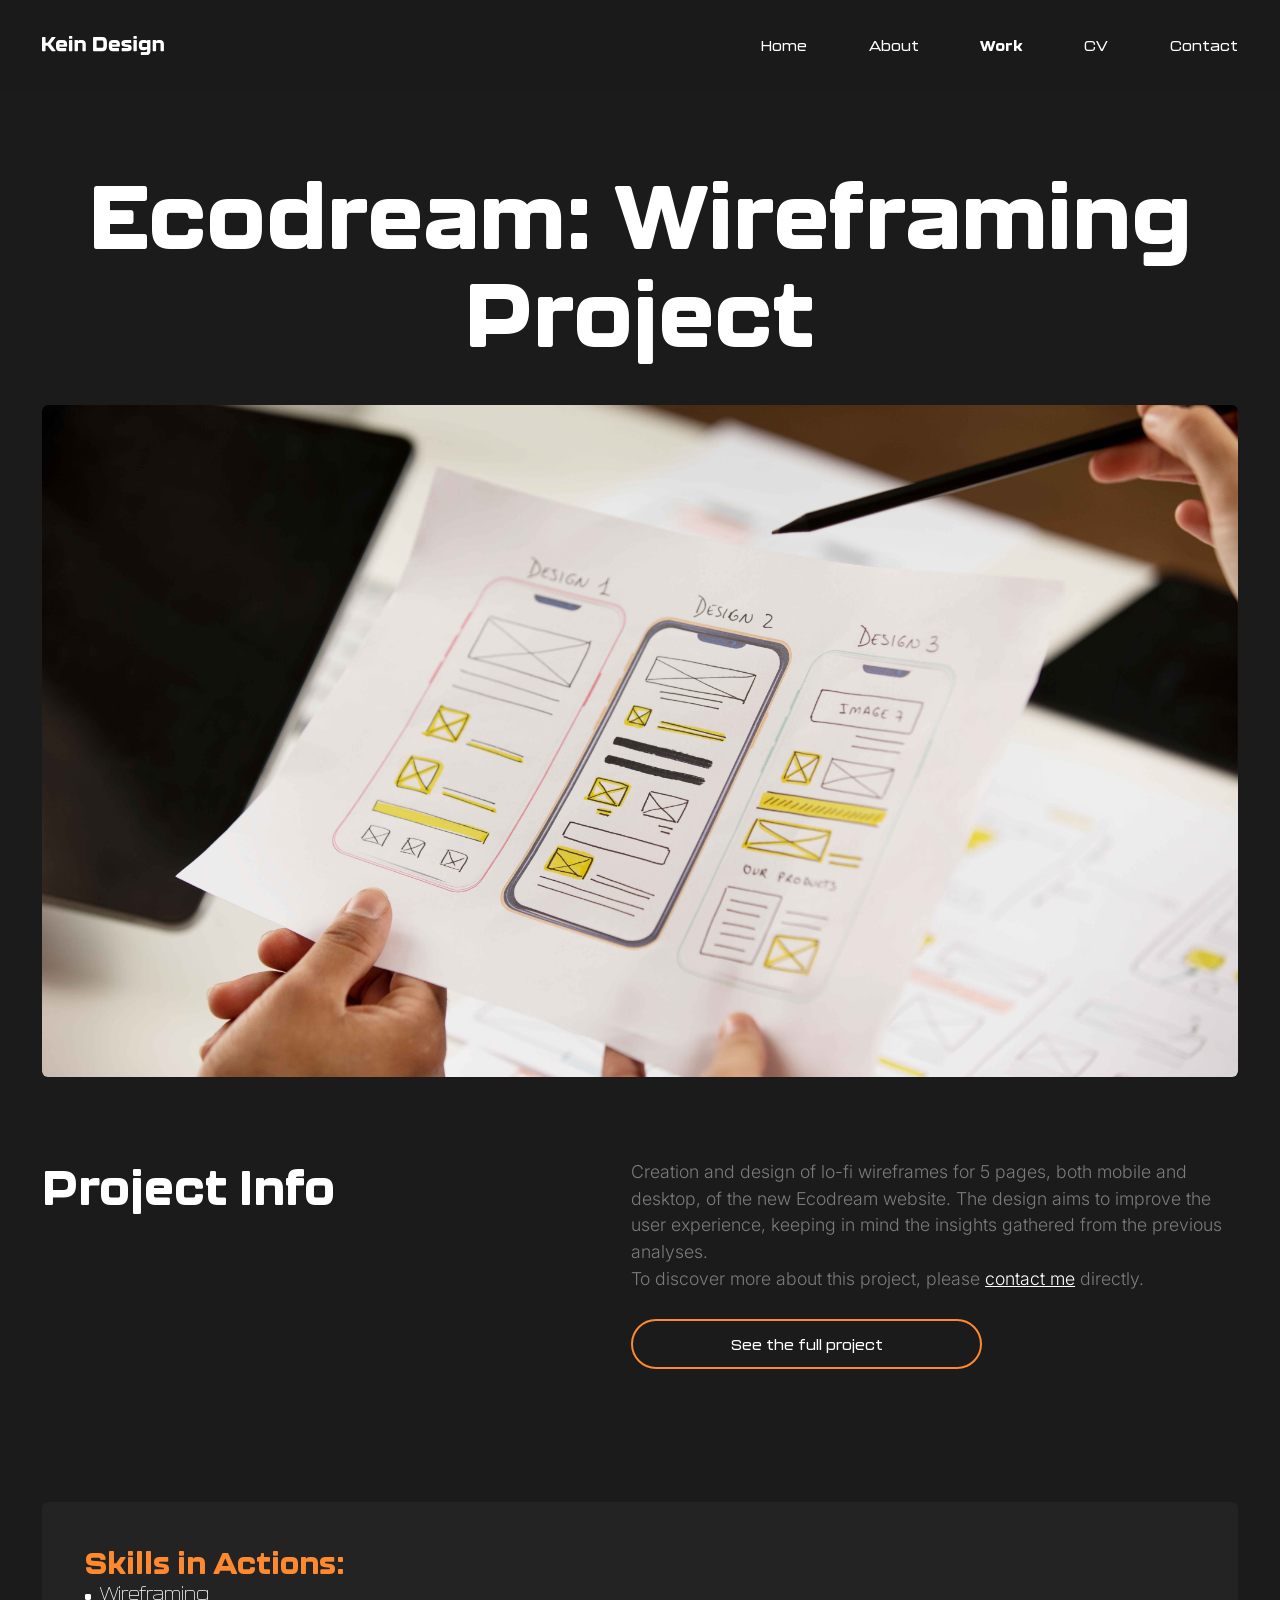
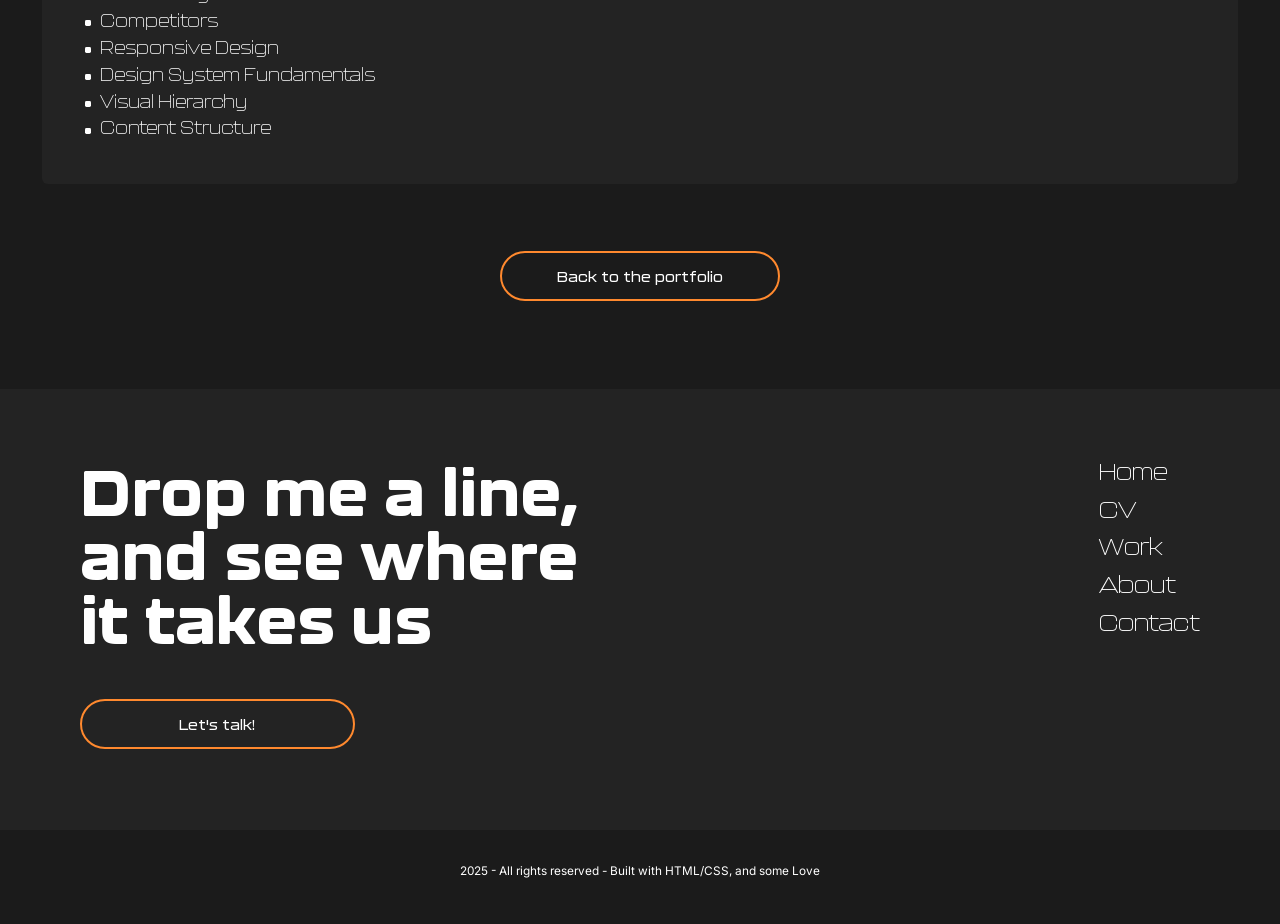
<file: singola-wireframing.html>
<!DOCTYPE html>
<html lang="en">

<head>
    <meta charset="UTF-8">
    <meta name="viewport" content="width=device-width, initial-scale=1.0">

    <!-- title -->
    <title>Kein Design - Ecodream: Wireframing Project</title>

    <!-- open graph -->
    <meta property="og:type" content="website">
    <meta property="og:url" content="https://keindesign.github.io/KeinDesign-Website/singola-wireframing.html">
    <meta property="og:title" content="Kein Design - Ecodream: Wireframing Project">
    <meta property="og:description" content="Case study Ecodream – fase di wireframing: struttura, architettura dell'informazione e prototipazione low-fi.">
    <meta property="og:image" content="https://keindesign.github.io/KeinDesign-Website/assets/img/og-image.jpg">
    <meta name="twitter:card" content="summary_large_image">
    <meta name="twitter:title" content="Kein Design - Ecodream: Wireframing Project">
    <meta name="twitter:description" content="Case study Ecodream – fase di wireframing: struttura, architettura dell'informazione e prototipazione low-fi.">
    <meta name="twitter:image" content="https://keindesign.github.io/KeinDesign-Website/assets/img/og-image.jpg">

    <!-- favicon -->
    <link rel="icon" href="assets/img/favicon.png" />

    <!-- all css here -->
    <link rel="stylesheet" href="assets/css/bootstrap.min.css" />
    <link rel="stylesheet" href="assets/css/style.css" />
</head>

<body>

    <!-- Menu toggle -->
    <input type="checkbox" id="menu-toggle" class="menu-toggle-input">

    <!-- header section -->
    <header class="header_section">
        <div class="container">
            <nav class="navbar navbar-expand-lg">
                <a class="navbar-brand logo" href="index.html">
                    <img src="assets/img/logo.svg" alt="Kein Design logo">
                </a>

                <label for="menu-toggle" class="navbar-toggler">
                    <img src="assets/img/hamburger.svg" alt="Apri menu">
                </label>

                <div class="collapse navbar-collapse navbar_nav">
                    <ul class="navbar-nav ms-auto">
                        <li><a href="index.html">Home</a></li>
                        <li><a href="about.html">About</a></li>
                        <li><a href="archive.html" class="active">Work</a></li>
                        <li><a href="cv.html">CV</a></li>
                        <li><a href="contact.html">Contact</a></li>
                    </ul>
                </div>
            </nav>
        </div>
    </header>

    <!-- mobile menu -->
    <div class="mobile-menu d-lg-none">
        <div class="container">
            <div class="mobile-menu-header">
                <a href="index.html">
                    <img src="assets/img/logo.svg" alt="Kein Design logo">
                </a>
                <label for="menu-toggle" class="menu-close">
                    <img src="assets/img/menu.svg" alt="Chiudi menu">
                </label>
            </div>
            <div class="mobile-menu-body">
                <ul class="navbar-nav">
                    <li><a href="index.html">Home</a></li>
                    <li><a href="cv.html">CV</a></li>
                    <li><a href="archive.html" class="active">Work</a></li>
                    <li><a href="about.html">About</a></li>
                    <li><a href="contact.html">Contact</a></li>
                </ul>
            </div>
        </div>
    </div>


    <main class="overflow-hidden">

        <!-- hero section -->
        <section class="singola_hero_section">
            <div class="container">
                <div class="hero_top">
                    <h1 class="title_xxl fade-up">Ecodream: Wireframing Project</h1>
                    <div class="singola_hero_img">
                        <img src="assets/img/wireframing-hero.jpg" alt="Wireframing Project - immagine hero del progetto" class="zoom-out">
                    </div>
                </div>

                <div class="hero_bottom">
                    <h3 class="title_lg fade-up">Project Info</h3>
                    <div class="project_info">
                        <p class="text_md fade-up">Creation and design of lo-fi wireframes for 5 pages, both mobile and desktop, 
                            of the new Ecodream website. The design aims to improve the user experience, 
                            keeping in mind the insights gathered from the previous analyses.<br>
                            To discover more about this project, please 
                                <a href="mailto:cane.riccardo95@gmail.com" class="contact_link">contact me</a> directly.
                        </p>
                        <div class="project_info__cta fade-up">
                            <a href="assets/pdf/keindesign-wireframing-project.pdf" class="button" target="_blank">See the full project</a>
                        </div>
                    </div>
                </div>
            </div>
        </section>

        <!-- singola section -->
        <section class="singola_section">
            <div class="container">
                <div class="skills_box">
                    <h3 class="text_xxl fade-up">Skills in Actions:</h3>
                    <ul>
                        <li class="text_md">Wireframing</li>
                        <li class="text_md">Competitors</li>
                        <li class="text_md">Responsive Design</li>
                        <li class="text_md">Design System Fundamentals</li>
                        <li class="text_md">Visual Hierarchy</li>
                        <li class="text_md">Content Structure</li>
                    </ul>
                </div>

                <div class="singola_button fade-up">
                    <a href="archive.html" class="button">Back to the portfolio</a>
                </div>
            </div>
        </section>

    </main>


    <!-- footer section -->
    <footer class="footer_section">
        <div class="footer_top">
            <div class="container">
                <div class="footer_top_wrapper">
                    <div class="footer_content">
                        <h3 class="title_xl">Drop me a line,
                            and see where it takes us</h3>
                    <div class="footer_button">
                        <a href="contact.html" class="button">Let's talk!</a>
                    </div>
                    </div>

                    <ul class="footer_list">
                        <li><a href="index.html">Home</a></li>
                        <li><a href="cv.html">CV</a></li>
                        <li><a href="archive.html" class="active">Work</a></li>
                        <li><a href="about.html">About</a></li>
                        <li><a href="contact.html">Contact</a></li>
                    </ul>
                </div>
            </div>
        </div>

        <div class="footer_bottom">
            <div class="container">
                <div class="copyright">2025 - All rights reserved - Built with HTML/CSS, and some Love</div>
            </div>
        </div>
    </footer>


</body>

</html>
</file>
<file: assets/css/style.css>
/* Google fonts */
@import url("https://fonts.googleapis.com/css2?family=Inter:ital,opsz,wght@0,14..32,100..900;1,14..32,100..900&display=swap");
@import url("https://fonts.googleapis.com/css2?family=IBM+Plex+Sans:ital,wght@0,100..700;1,100..700&display=swap");
/* Web fonts */
@font-face {
  font-family: "Kallisto";
  src: url("../webfonts/Kallisto-Thin.ttf");
  font-weight: 300;
  font-display: swap;
}
@font-face {
  font-family: "Kallisto";
  src: url("../webfonts/Kallisto-Medium.ttf");
  font-weight: 500;
  font-display: swap;
}
@font-face {
  font-family: "Kallisto";
  src: url("../webfonts/Kallisto-Bold.ttf");
  font-weight: 700;
  font-display: swap;
}
@font-face {
  font-family: "Kallisto";
  src: url("../webfonts/Kallisto-Heavy.ttf");
  font-weight: 900;
  font-display: swap;
}
/* Basic css */
html {
  font-size: 0.521vw;
}
@media (max-width: 1730px) {
  html {
    font-size: 0.578vw;
  }
}
@media (max-width: 991px) {
  html {
    font-size: 62.5%;
  }
}
@media (max-width: 575px) {
  html {
    font-size: 2.54vw;
  }
}

html,
body,
header,
footer,
main,
nav,
section,
div,
menu,
span,
h1,
h2,
h3,
h4,
h5,
h6,
p,
a,
strong,
i,
ol,
ul,
li,
form,
label,
button {
  margin: 0;
  padding: 0;
}

ol,
ul {
  list-style: none;
}

a {
  text-decoration: none;
  transition: 200ms;
  color: inherit;
}
a:hover {
  color: inherit;
}

button:focus,
a:focus,
input:focus,
textarea:focus,
select:focus {
  outline: none;
}

/* body */
body {
  font-size: 1.6rem;
  font-family: "Inter", sans-serif;
  font-weight: 400;
  font-style: normal;
  line-height: normal;
  color: #ffffff;
  background: #1B1B1B;
}

.container {
  max-width: 165.6rem;
  width: 100%;
  margin: 0 auto;
  padding-left: 2rem;
  padding-right: 2rem;
}
@media (max-width: 991px) {
  .container {
    max-width: 74rem;
  }
}
@media (max-width: 767px) {
  .container {
    max-width: 55rem;
    padding: 0 2.4rem;
  }
}

.title_xxl {
  font-size: 12rem;
  font-family: "Kallisto";
  font-weight: 900;
  line-height: 1.1;
  color: #ffffff;
}
@media (max-width: 991px) {
  .title_xxl {
    font-size: 8rem;
  }
}
@media (max-width: 767px) {
  .title_xxl {
    font-size: 6rem;
  }
}

.title_xl {
  font-size: 8.7rem;
  font-family: "Kallisto";
  font-weight: 900;
  line-height: 1;
  color: #ffffff;
}
@media (max-width: 991px) {
  .title_xl {
    font-size: 5.7rem;
  }
}

.title_lg {
  font-size: 6.4rem;
  font-family: "Kallisto";
  font-weight: 900;
  line-height: 1.17;
  color: #ffffff;
}
@media (max-width: 991px) {
  .title_lg {
    font-size: 4.5rem;
    line-height: 1.25;
  }
}
@media (max-width: 767px) {
  .title_lg {
    font-size: 3.3rem;
  }
}

.title_md {
  font-size: 4.8rem;
  font-family: "Kallisto";
  font-weight: 900;
  line-height: 1;
  color: #ffffff;
}
@media (max-width: 991px) {
  .title_md {
    font-size: 4rem;
  }
}
@media (max-width: 767px) {
  .title_md {
    font-size: 3.2rem;
  }
}

.title_sm {
  font-size: 3.2rem;
  font-family: "Kallisto";
  font-weight: 700;
  line-height: 1.2;
  color: #ffffff;
}
@media (max-width: 767px) {
  .title_sm {
    font-size: 1.7rem;
  }
}

.text_xxl {
  font-size: 4rem;
  font-family: "Kallisto";
  font-weight: 500;
  line-height: 1.2;
  color: #818181;
}
@media (max-width: 991px) {
  .text_xxl {
    font-size: 3.2rem;
  }
}
@media (max-width: 767px) {
  .text_xxl {
    font-size: 2.5rem;
  }
}

.text_md {
  font-size: 2.4rem;
  font-family: "Inter", sans-serif;
  font-weight: 300;
  line-height: 1.51;
  color: #ffffff;
}
@media (max-width: 767px) {
  .text_md {
    font-size: 1.8rem;
    line-height: 1.25;
  }
}

.text_base {
  font-size: 2rem;
  font-family: "Inter", sans-serif;
  font-weight: 300;
  line-height: 1;
  color: #ffffff;
}
@media (max-width: 767px) {
  .text_base {
    font-size: 1.8rem;
  }
}

.button {
  display: inline-block;
  font-size: 2rem;
  font-family: "Kallisto";
  font-weight: 500;
  font-style: normal;
  color: #ffffff;
  background: transparent;
  border: 2px solid #FF892E;
  border-radius: 20rem;
  transition: 200ms;
  padding: 1.9rem 13.2rem;
  margin-top: 1.5rem;
}
.button:hover {
  background: #FF892E;
  color: #1B1B1B;
}
@media (max-width: 767px) {
  .button {
    font-size: 1.6rem;
    padding: 1.5rem 6rem;
    width: 100%;
    text-align: center;
  }
}

/* CSS Animations */
@keyframes fadeUp {
  from {
    opacity: 0;
    transform: translateY(4rem);
  }
  to {
    opacity: 1;
    transform: translateY(0);
  }
}
@keyframes zoomOut {
  from {
    opacity: 0;
    transform: scale(1.08);
  }
  to {
    opacity: 1;
    transform: scale(1);
  }
}
.fade-up {
  opacity: 0;
  animation: fadeUp 0.7s ease forwards;
}

:focus-visible {
    outline: 2px solid #FF892E;
    outline-offset: 3px;
    border-radius: 4px;
    transition: outline-offset 100ms ease;
}

.button:focus-visible {
    outline: 2px solid #FF892E;
    outline-offset: 4px;
    border-radius: inherit;
}

a:focus-visible {
    outline: 2px solid #FF892E;
    outline-offset: 2px;
    border-radius: 2px;
}

.zoom-out {
  opacity: 0;
  animation: zoomOut 1s ease forwards;
}

.fade-up:nth-child(1) {
  animation-delay: 0.1s;
}

.fade-up:nth-child(2) {
  animation-delay: 0.2s;
}

.fade-up:nth-child(3) {
  animation-delay: 0.3s;
}

.fade-up:nth-child(4) {
  animation-delay: 0.4s;
}

.fade-up:nth-child(5) {
  animation-delay: 0.5s;
}

.fade-up:nth-child(6) {
  animation-delay: 0.6s;
}

.fade-up:nth-child(7) {
  animation-delay: 0.7s;
}

.fade-up:nth-child(8) {
  animation-delay: 0.8s;
}

@media (prefers-reduced-motion: reduce) {
  .fade-up,
  .zoom-out {
    animation: none;
    opacity: 1;
  }
}
.menu-toggle-input {
  display: none;
}

.header_section {
  width: 100%;
  padding: 4rem 0;
  background: rgba(27, 27, 27, 0.8);
  backdrop-filter: blur(12px);
  -webkit-backdrop-filter: blur(12px);
  display: block;
  transition: 0.2s all ease;
  position: sticky;
  top: 0;
  z-index: 1024;
}
.header_section.header_sticky {
  padding: 4rem 0;
  box-shadow: 0rem 0.2rem 0.5rem rgba(255, 137, 46, 0.15);
}
@media (max-width: 991px) {
  .header_section.header_sticky {
    padding: 3rem 0;
  }
}
.header_section .logo img {
  width: 100%;
}
.header_section .navbar-toggler {
  max-width: 4.8rem;
  padding: 0;
  cursor: pointer;
  background: transparent;
  border: none;
}
.header_section .navbar-toggler img {
  width: 100%;
  outline: none;
}
.header_section .navbar_nav ul {
  gap: 8.3rem;
}
.header_section .navbar_nav ul li a {
  font-size: 2rem;
  font-family: "Kallisto";
  font-weight: 500;
  line-height: 1;
  color: #ffffff;
}
.header_section .navbar_nav ul li a.active {
  font-weight: 900;
}
.header_section .navbar_nav ul li a:hover {
  color: #FF892E;
}
@media (max-width: 991px) {
  .header_section {
    padding: 2rem 0;
  }
}

.mobile-menu {
  position: fixed;
  top: 0;
  left: 0;
  width: 100%;
  height: 100vh;
  background: #1B1B1B;
  z-index: 1050;
  transform: translateX(-100%);
  transition: transform 0.3s ease;
  padding: 4rem 0;
}
.mobile-menu .mobile-menu-header {
  display: flex;
  align-items: center;
  justify-content: space-between;
  padding: 0;
}
.mobile-menu .mobile-menu-header .offcanvas-title img {
  width: 100%;
}
.mobile-menu .mobile-menu-header .menu-close {
  cursor: pointer;
  background: transparent;
  border: none;
  outline: none;
  max-width: 4.3rem;
}
.mobile-menu .mobile-menu-header .menu-close img {
  width: 100%;
}
.mobile-menu .mobile-menu-body {
  padding-top: 16rem;
}
.mobile-menu .mobile-menu-body ul {
  display: flex;
  flex-direction: column;
  justify-content: center;
  text-align: center;
  gap: 4.5rem;
}
.mobile-menu .mobile-menu-body ul a {
  font-size: 2.6rem;
  font-family: "Kallisto";
  font-weight: 300;
  line-height: 1;
  color: #ffffff;
}
.mobile-menu .mobile-menu-body ul a:hover {
  color: #FF892E;
}

.menu-toggle-input:checked ~ .mobile-menu {
  transform: translateX(0);
}

.footer_section .footer_top {
  background: #232323;
  padding: 9.2rem 0 11rem;
}
.footer_section .footer_top .footer_top_wrapper {
  display: flex;
  align-items: flex-start;
  justify-content: space-between;
  max-width: 151.5rem;
  margin: 0 auto;
}
.footer_section .footer_top .footer_top_wrapper .footer_content h3 {
  max-width: 76rem;
  padding-bottom: 5rem;
}
@media (max-width: 991px) {
  .footer_section .footer_top .footer_top_wrapper .footer_content h3 {
    padding-bottom: 4rem;
    text-align: center;
  }
}
@media (max-width: 991px) {
  .footer_section .footer_top .footer_top_wrapper .footer_content .footer_button {
    text-align: center;
  }
}
.footer_section .footer_top .footer_top_wrapper .footer_list {
  display: flex;
  flex-direction: column;
  gap: 1.5rem;
}
.footer_section .footer_top .footer_top_wrapper .footer_list a {
  font-size: 3.2rem;
  font-family: "Kallisto";
  font-weight: 300;
  line-height: 1;
  color: #ffffff;
  margin: 0.2rem 0;
  display: inline-block;
}
.footer_section .footer_top .footer_top_wrapper .footer_list a:hover {
  color: #FF892E;
}
@media (max-width: 767px) {
  .footer_section .footer_top .footer_top_wrapper .footer_list a {
    font-size: 2.6rem;
  }
}
@media (max-width: 991px) {
  .footer_section .footer_top .footer_top_wrapper .footer_list {
    text-align: center;
    margin: 0 auto;
    gap: 3rem;
    padding-top: 9rem;
  }
}
@media (max-width: 767px) {
  .footer_section .footer_top .footer_top_wrapper .footer_list {
    padding-top: 7rem;
    margin: 0 auto;
  }
}
@media (max-width: 991px) {
  .footer_section .footer_top .footer_top_wrapper {
    flex-direction: column;
  }
}
@media (max-width: 767px) {
  .footer_section .footer_top {
    padding: 6rem 0;
  }
}
.footer_section .footer_bottom {
  padding: 4.4rem 0 6rem;
}
.footer_section .footer_bottom .copyright {
  font-size: 1.6rem;
  font-family: "Inter", sans-serif;
  font-weight: 400;
  line-height: 1.4;
  color: #ffffff;
  text-align: center;
}
@media (max-width: 767px) {
  .footer_section .footer_bottom {
    padding: 4.2rem 0 3.2rem;
  }
}

.hero_section {
  padding: 12rem 0 5rem;
}
.hero_section .hero_content h1 {
  padding-bottom: 3rem;
  font-size: 10.3rem;
}
.hero_section .hero_content h1 span {
  color: #FF892E;
  font-size: 12rem;
}
@media (max-width: 991px) {
  .hero_section .hero_content h1 {
    font-size: 4.5rem;
    padding-bottom: 1.6rem;
  }
  .hero_section .hero_content h1 span {
    color: #ffffff;
    font-size: 6.2rem;
  }
}
@media (max-width: 767px) {
  .hero_section .hero_content h1 {
    font-size: 4rem;
    padding-bottom: 1.6rem;
  }
  .hero_section .hero_content h1 span {
    color: #ffffff;
    font-size: 5.6rem;
  }
}
.hero_section .hero_content p {
  font-size: 4.4rem;
  padding-bottom: 5.2rem;
}
@media (max-width: 991px) {
  .hero_section .hero_content p {
    font-size: 3rem;
    line-height: 1.2;
  }
}
@media (max-width: 767px) {
  .hero_section .hero_content p {
    font-size: 2.4rem;
    padding-bottom: 2.4rem;
  }
}
.hero_section .hero_content .hero_button a {
  padding: 1.9rem 5.3rem;
}
@media (max-width: 767px) {
  .hero_section .hero_content .hero_button {
    text-align: center;
  }
}
@media (max-width: 767px) {
  .hero_section {
    padding: 8rem 0;
  }
}

.about_section {
  padding: 10rem 0 5rem;
}
.about_section .row {
  --bs-gutter-x: 6.2rem;
  --bs-gutter-y: 2.4rem;
}
.about_section .row .about_img {
  overflow: hidden;
  border-radius: 0.8rem;
}
.about_section .row .about_img img {
  width: 100%;
  border-radius: 0.8rem;
  transition: 300ms;
}
.about_section .row .about_img img:hover {
  transform: scale(1.1);
}
.about_section .row .about_content h3 {
  padding-bottom: 2rem;
}
@media (max-width: 767px) {
  .about_section .row .about_content h3 {
    padding-bottom: 1.6rem;
  }
}
.about_section .row .about_content p {
  padding-bottom: 2rem;
  max-width: 83rem;
  color: #818181;
}
.about_section .row .about_content p span {
  font-weight: 600;
}
.about_section .row .about_content .about_button {
  margin-top: 5rem;
}
.about_section .row .about_content .about_button a {
  padding: 1.9rem 6.7rem;
}
@media (max-width: 575px) {
  .about_section .row .about_content .about_button {
    text-align: center;
    margin-top: 2.4rem;
  }
}
@media (max-width: 767px) {
  .about_section .row {
    --bs-gutter-x: 1rem;
  }
}
.about_section .about_item_box {
  background: #232323;
  border-radius: 0.8rem;
  padding: 9.7rem 8rem 9.1rem;
  margin-top: 9.5rem;
}
.about_section .about_item_box .row {
  --bs-gutter-y: 13rem;
}
.about_section .about_item_box .row .about_item {
  display: flex;
  gap: 1.8rem;
}
.about_section .about_item_box .row .about_item .item_number {
  margin-top: -2rem;
}
.about_section .about_item_box .row .about_item .item_number h2 {
  color: #FF892E;
  font-weight: 700;
}
@media (max-width: 991px) {
  .about_section .about_item_box .row .about_item .item_number {
    text-align: center;
  }
  .about_section .about_item_box .row .about_item .item_number h2 {
    font-size: 6.4rem;
  }
}
.about_section .about_item_box .row .about_item .item_body h3 {
  padding-bottom: 4rem;
}
@media (max-width: 991px) {
  .about_section .about_item_box .row .about_item .item_body h3 {
    text-align: center;
    padding-bottom: 3rem;
  }
}
@media (max-width: 767px) {
  .about_section .about_item_box .row .about_item .item_body h3 {
    padding-bottom: 2.5rem;
  }
}
.about_section .about_item_box .row .about_item .item_body p {
  max-width: 33rem;
  line-height: 1.2;
}
@media (max-width: 991px) {
  .about_section .about_item_box .row .about_item .item_body p {
    max-width: 100%;
    text-align: center;
  }
}
@media (max-width: 991px) {
  .about_section .about_item_box .row .about_item {
    flex-direction: column;
  }
}
@media (max-width: 767px) {
  .about_section .about_item_box .row .about_item {
    gap: 0.7rem;
  }
}
@media (max-width: 767px) {
  .about_section .about_item_box {
    padding: 7.6rem 3.3rem;
  }
}
@media (max-width: 767px) {
  .about_section {
    padding-bottom: 4rem;
  }
}

.desing_section {
  padding: 5.8rem 0 9rem;
}
.desing_section .desing_title_box {
  display: flex;
  align-items: center;
  gap: 11rem;
  padding-bottom: 9.4rem;
}
@media (max-width: 767px) {
  .desing_section .desing_title_box h3 br {
    display: none;
  }
}
.desing_section .desing_title_box p {
  max-width: 53rem;
  line-height: 1.2;
  color: #818181;
}
@media (max-width: 991px) {
  .desing_section .desing_title_box {
    flex-direction: column;
    align-items: flex-start;
    gap: 4rem;
  }
}
@media (max-width: 767px) {
  .desing_section .desing_title_box {
    gap: 1.6rem;
    padding-bottom: 8rem;
  }
}
.desing_section .row {
  --bs-gutter-x: 2.4rem;
  --bs-gutter-y: 4rem;
}
.desing_section .row .desing_card .card_img {
  overflow: hidden;
  -o-object-fit: cover;
     object-fit: cover;
  border-radius: 0.8rem;
}
.desing_section .row .desing_card .card_img img {
  width: 100%;
  border-radius: 0.8rem;
  transition: 300ms;
}
.desing_section .row .desing_card .card_img img:hover {
  transform: scale(1.1);
}
@media (max-width: 767px) {
  .desing_section .row .desing_card .card_img img {
    border-radius: 1.6rem;
  }
}
.desing_section .row .desing_card p {
  font-weight: 700;
  padding-top: 1.6rem;
}
@media (max-width: 767px) {
  .desing_section .row .desing_card p {
    font-size: 2.4rem;
  }
}
.desing_section .desing_button {
  margin-top: 8rem;
  text-align: center;
}
.desing_section .desing_button a {
  padding: 1.9rem 9.2rem;
}
@media (max-width: 767px) {
  .desing_section .desing_button {
    margin-top: 5.8rem;
  }
}

.about_hero_section {
  padding: 10rem 0 4.7rem;
}
.about_hero_section .about_hero_content h3 {
  font-weight: 300;
  line-height: 1.2;
  color: #818181;
  padding-bottom: 0.9rem;
}
@media (max-width: 767px) {
  .about_hero_section .about_hero_content h3 {
    font-size: 2.4rem;
  }
}
.about_hero_section .about_hero_content h1 {
  padding-bottom: 5rem;
}
@media (max-width: 991px) {
  .about_hero_section .about_hero_content h1 {
    padding-bottom: 3rem;
  }
}
.about_hero_section .about_hero_content h2 {
  padding-bottom: 2rem;
}
@media (max-width: 767px) {
  .about_hero_section .about_hero_content h2 br {
    display: none;
  }
}
.about_hero_section .about_hero_content p {
  max-width: 102.3rem;
  font-family: "IBM Plex Sans", sans-serif;
  color: #818181;
  padding-bottom: 2rem;
}
.about_hero_section .about_hero_content p .medium {
  font-weight: 500;
}
.about_hero_section .about_hero_content p:last-child {
  padding-bottom: 0;
}

.approach_section {
  padding: 5rem 0 15rem;
}
.approach_section .approach_img {
  margin-bottom: 5rem;
  border-radius: 0.8rem;
  overflow: hidden;
}
.approach_section .approach_img img {
  width: 100%;
  border-radius: 0.8rem;
}
.approach_section .approach_img img:hover {
  opacity: 0.7;
}
@media (max-width: 767px) {
  .approach_section .approach_img img {
    height: 28rem;
    -o-object-fit: cover;
       object-fit: cover;
  }
}
.approach_section .approach_title_box {
  padding-bottom: 4rem;
}
.approach_section .approach_title_box h3 {
  padding-bottom: 2rem;
}
.approach_section .approach_title_box p {
  max-width: 87rem;
  line-height: 1.25;
  color: #818181;
}
.approach_section .approach_item_box {
  border: 0.1rem solid;
  border-radius: 0.8rem;
  border-color: #ffffff;
  padding: 9.5rem 8.4rem 8.2rem 8.6rem;
}
.approach_section .approach_item_box .row {
  --bs-gutter-y: 4rem;
}
.approach_section .approach_item_box .row .approach_item h3 {
  color: #FF892E;
  padding-bottom: 3rem;
}
@media (max-width: 991px) {
  .approach_section .approach_item_box .row .approach_item h3 {
    text-align: center;
  }
}
.approach_section .approach_item_box .row .approach_item p {
  max-width: 39rem;
  line-height: 1.2;
}
@media (max-width: 991px) {
  .approach_section .approach_item_box .row .approach_item p {
    max-width: 100%;
    text-align: center;
  }
}
.approach_section .approach_item_box .row .approach_item.padding {
  padding-left: 1.9rem;
}
@media (max-width: 991px) {
  .approach_section .approach_item_box .row .approach_item.padding {
    padding: 0;
  }
}
@media (max-width: 767px) {
  .approach_section .approach_item_box {
    padding: 7rem 2rem;
  }
}
@media (max-width: 991px) {
  .approach_section {
    padding-bottom: 9rem;
  }
}

.value_section {
  padding-bottom: 12rem;
}
.value_section .value_img {
  max-width: 66rem;
  overflow: hidden;
  border-radius: 0.8rem;
}
.value_section .value_img img {
  width: 100%;
  border-radius: 0.8rem;
  transition: 300ms;
}
.value_section .value_img img:hover {
  transform: scale(1.1);
}
@media (max-width: 991px) {
  .value_section .value_img {
    max-width: 100%;
    margin-bottom: 5rem;
  }
}
.value_section .value_content p {
  padding: 2rem 0 6rem;
  line-height: 1.15;
}
.value_section .value_content .value_button a {
  padding: 1.9rem 9.3rem;
}
@media (max-width: 991px) {
  .value_section {
    padding-bottom: 9rem;
  }
}

.archive_hero_section .archive_hero_content h1 {
  padding: 0;
  padding-bottom: 0.8rem;
}
@media (max-width: 991px) {
  .archive_hero_section .archive_hero_content h1 br {
    display: none;
  }
}
@media (max-width: 767px) {
  .archive_hero_section .archive_hero_content h1 {
    padding-bottom: 1.5rem;
  }
}
.archive_hero_section .archive_hero_content p {
  font-family: "Kallisto";
  max-width: 122rem;
}

.brand_desing_section {
  padding: 10rem 0 13rem;
}
@media (max-width: 767px) {
  .brand_desing_section {
    padding: 4rem 0 9rem;
  }
}

.cv_hero_section {
  padding-bottom: 10rem;
}
.cv_hero_section .about_hero_content {
  padding-bottom: 6rem;
}
.cv_hero_section .about_hero_content h1 {
  padding-bottom: 2.5rem;
}
.cv_hero_section .about_hero_content p {
  max-width: 130rem;
}
.cv_hero_section .parsonal_info {
  border: 0.1rem solid;
  border-radius: 0.8rem;
  border-color: #ffffff;
  padding: 7.1rem 14.5rem;
  display: flex;
  align-items: center;
  justify-content: space-between;
}
.cv_hero_section .parsonal_info p {
  font-weight: 300;
  display: flex;
  align-items: center;
  gap: 0.8rem;
}
.cv_hero_section .parsonal_info p img {
  width: 2.4rem;
}
@media (max-width: 767px) {
  .cv_hero_section .parsonal_info p img {
    width: 2rem;
  }
}
.cv_hero_section .parsonal_info p span {
  font-weight: 700;
}
.cv_hero_section .parsonal_info p.location {
  margin-left: -3.3rem;
}
@media (max-width: 991px) {
  .cv_hero_section .parsonal_info p.location {
    margin: 0;
  }
}
.cv_hero_section .parsonal_info .info_left p {
  padding-bottom: 1rem;
}
.cv_hero_section .parsonal_info .info_left p:last-child {
  padding: 0;
}
@media (max-width: 991px) {
  .cv_hero_section .parsonal_info .info_left p {
    padding-bottom: 1rem;
  }
}
@media (max-width: 991px) {
  .cv_hero_section .parsonal_info .info_left {
    padding-bottom: 1rem;
    margin-left: -4rem;
  }
}
.cv_hero_section .parsonal_info .info_right p {
  padding-bottom: 1rem;
}
.cv_hero_section .parsonal_info .info_right p:last-child {
  padding: 0;
}
@media (max-width: 991px) {
  .cv_hero_section .parsonal_info {
    flex-direction: column;
    padding: 5rem 7rem;
  }
}
@media (max-width: 767px) {
  .cv_hero_section .parsonal_info {
    flex-direction: column;
    padding: 5rem 2rem;
  }
}
@media (max-width: 767px) {
  .cv_hero_section {
    padding-bottom: 7rem;
  }
}

.about_me_section {
  padding-bottom: 13rem;
}
.about_me_section .about_education {
  padding-bottom: 8rem;
}
.about_me_section .about_education .enter_title {
  padding-bottom: 6rem;
}
@media (max-width: 991px) {
  .about_me_section .about_education .enter_title {
    padding-bottom: 4.5rem;
  }
}
@media (max-width: 767px) {
  .about_me_section .about_education .enter_title {
    padding-bottom: 3.5rem;
    line-height: 1.2;
  }
}
.about_me_section .about_education .education .years,
.about_me_section .about_education .school_education .years {
  font-size: 3.6rem;
  font-weight: 800;
  line-height: 1;
  color: #ffffff;
  padding-bottom: 4rem;
  position: relative;
  padding-left: 3.3rem;
  margin-left: 2.2rem;
}
.about_me_section .about_education .education .years::before,
.about_me_section .about_education .school_education .years::before {
  position: absolute;
  content: "";
  width: 1rem;
  height: 1rem;
  background: #ffffff;
  border-radius: 50%;
  left: 0;
  top: 1.3rem;
}
@media (max-width: 767px) {
  .about_me_section .about_education .education .years,
  .about_me_section .about_education .school_education .years {
    font-size: 2.8rem;
    padding-bottom: 2.5rem;
    padding-left: 2rem;
  }
  .about_me_section .about_education .education .years::before,
  .about_me_section .about_education .school_education .years::before {
    width: 0.8rem;
    height: 0.8rem;
    top: 1rem;
  }
}
.about_me_section .about_education .education .degree,
.about_me_section .about_education .school_education .degree {
  line-height: 1.2;
  color: #D7D7D7;
  padding-bottom: 2rem;
}
.about_me_section .about_education .education .degree span,
.about_me_section .about_education .school_education .degree span {
  font-weight: 500;
}
.about_me_section .about_education .education .skills h4,
.about_me_section .about_education .school_education .skills h4 {
  font-weight: 500;
  color: #888888;
}
.about_me_section .about_education .education .skills ul li,
.about_me_section .about_education .school_education .skills ul li {
  line-height: 1.2;
  color: #888888;
}
.about_me_section .about_education .education.p_bottom {
  padding-bottom: 1.9rem;
}
.about_me_section .about_education .education.p_top {
  padding-top: 3.5rem;
}
.about_me_section .about_education .school_education {
  border-top: 0.1rem solid;
  border-bottom: 0.1rem solid;
  border-color: #FF892E;
  padding: 4.8rem 0 3rem;
}
.about_me_section .about_education .school_education .degree {
  color: #888888;
}
.about_me_section .about_experience .experience_info .years {
  padding-bottom: 0.6rem;
}
.about_me_section .about_experience .experience_info .experience {
  font-size: 3.2rem;
  font-family: "Inter", sans-serif;
  font-weight: 600;
  line-height: 1;
  color: #D7D7D7;
  padding-bottom: 2.5rem;
}
@media (max-width: 767px) {
  .about_me_section .about_experience .experience_info .experience {
    font-size: 2.6rem;
  }
}
.about_me_section .about_experience .experience_info p {
  color: #888888;
  line-height: 1.2;
}
.about_me_section .about_experience .experience_info p.subtitle {
  padding-bottom: 1rem;
}
.about_me_section .about_experience .experience_info p.text {
  max-width: 105rem;
}
.about_me_section .about_experience .experience_info.padding {
  padding: 3.5rem 0 6rem;
}
.about_me_section .about_experience .experience_info.p_bottom {
  padding-bottom: 4.8rem;
}
.about_me_section .about_experience .experience_info.p_top {
  padding-top: 4.4rem;
}
.about_me_section .summary {
  display: flex;
  align-items: center;
  justify-content: space-between;
}
.about_me_section .summary .summary_button a {
  display: inline-flex;
  align-items: center;
  gap: 1rem;
  padding: 1.9rem 9.2rem;
}
.about_me_section .summary .summary_button a img {
  width: 4rem;
}
@media (max-width: 767px) {
  .about_me_section .summary .summary_button a {
    padding: 1rem 9.2rem;
  }
  .about_me_section .summary .summary_button a img {
    width: 3rem;
  }
}
@media (max-width: 767px) {
  .about_me_section .summary .summary_button {
    text-align: center;
  }
}
@media (max-width: 991px) {
  .about_me_section .summary {
    flex-direction: column;
  }
  .about_me_section .summary h3 {
    padding-bottom: 4rem;
  }
}
@media (max-width: 767px) {
  .about_me_section {
    padding-bottom: 9rem;
  }
}

.contact_section {
  padding: 12rem 0 17rem;
}
.contact_section .contact_title {
  padding-bottom: 3.5rem;
}
.contact_section .contact_title h1 {
  padding-bottom: 1.2rem;
}
.contact_section .contact_info p {
  display: flex;
  align-items: center;
  gap: 0.8rem;
  font-weight: 300;
}
.contact_section .contact_info p span {
  font-weight: 700;
}
.contact_section .contact_info p img {
  width: 2.4rem;
}
.contact_section .contact_info p.p_bottom {
  padding-bottom: 1rem;
}
@media (max-width: 767px) {
  .contact_section {
    padding: 7rem 0 9rem;
  }
}

.singola_hero_section {
  padding: 10rem 0 18rem;
}
.singola_hero_section .hero_top {
  text-align: center;
}
.singola_hero_section .hero_top h1 {
  padding-bottom: 6rem;
}
@media (max-width: 767px) {
  .singola_hero_section .hero_top h1 {
    padding-bottom: 4rem;
    font-size: 4rem;
  }
}
.singola_hero_section .hero_top .singola_hero_img {
  overflow: hidden;
  border-radius: 0.8rem;
}
.singola_hero_section .hero_top .singola_hero_img img {
  width: 100%;
  border-radius: 0.8rem;
}
.singola_hero_section .hero_top .singola_hero_img img:hover {
  opacity: 0.7;
}
@media (max-width: 767px) {
  .singola_hero_section .hero_top .singola_hero_img img {
    height: 28rem;
    -o-object-fit: cover;
       object-fit: cover;
  }
}
.singola_hero_section .hero_bottom {
  display: flex;
  align-items: flex-start;
  justify-content: space-between;
  padding-top: 11rem;
}
.singola_hero_section .hero_bottom p {
  max-width: 82rem;
  color: #7B7B7B;
}
@media (max-width: 991px) {
  .singola_hero_section .hero_bottom {
    flex-direction: column;
  }
  .singola_hero_section .hero_bottom h3 {
    padding-bottom: 2rem;
  }
}
@media (max-width: 767px) {
  .singola_hero_section .hero_bottom {
    padding-top: 7rem;
  }
}
@media (max-width: 991px) {
  .singola_hero_section {
    padding: 9rem 0 10rem;
  }
}

.project_info {
  display: flex;
  flex-direction: column;
  gap: 2rem;
}
.project_info_cta {
  margin-top: 3rem;
}
.project_info .contact_link {
  text-decoration: underline;
  color: #ffffff;
  transition: all 200ms ease-in;
}
.project_info .contact_link:hover {
  color: #FF892E;
}

.singola_section {
  padding-bottom: 12rem;
}
.singola_section .skills_box {
  width: 100%;
  background: #232323;
  border-radius: 0.8rem;
  padding: 5.8rem;
  margin-bottom: 7.5rem;
}
.singola_section .skills_box h3 {
  font-weight: 900;
  color: #FF892E;
}
.singola_section .skills_box ul li {
  font-family: "Kallisto";
  position: relative;
  padding-left: 2rem;
}
.singola_section .skills_box ul li::before {
  content: "";
  width: 0.8rem;
  height: 0.8rem;
  background: #ffffff;
  border-radius: 0.2rem;
  position: absolute;
  left: 0;
  top: 1.8rem;
}
@media (max-width: 991px) {
  .singola_section .skills_box ul li::before {
    top: 1.7rem;
  }
}
@media (max-width: 767px) {
  .singola_section .skills_box ul li {
    padding-bottom: 0.3rem;
    padding-left: 1.4rem;
  }
  .singola_section .skills_box ul li::before {
    width: 0.5rem;
    height: 0.5rem;
    top: 1.1rem;
  }
}
@media (max-width: 991px) {
  .singola_section .skills_box {
    padding: 6.5rem 4rem 7.5rem;
  }
}
@media (max-width: 767px) {
  .singola_section .skills_box {
    padding: 4rem 3rem 5rem;
  }
}
.singola_section .row {
  --bs-gutter-x: 2.4rem;
  --bs-gutter-y: 2.4rem;
}
.singola_section .row .singola_card {
  width: 100%;
  overflow: hidden;
  border-radius: 0.8rem;
}
.singola_section .row .singola_card img {
  width: 100%;
  height: 100%;
  -o-object-fit: cover;
     object-fit: cover;
  border-radius: 0.8rem;
}
.singola_section .row .singola_card img:hover {
  transform: scale(1.1);
}
.singola_section .singola_button {
  text-align: center;
}
.singola_section .singola_button a {
  padding: 1.9rem 7.4rem;
}
@media (max-width: 767px) {
  .singola_section .singola_button {
    padding-top: 4rem;
  }
}
@media (max-width: 991px) {
  .singola_section {
    padding-bottom: 8rem;
  }
}/*# sourceMappingURL=style.css.map */
</file>
